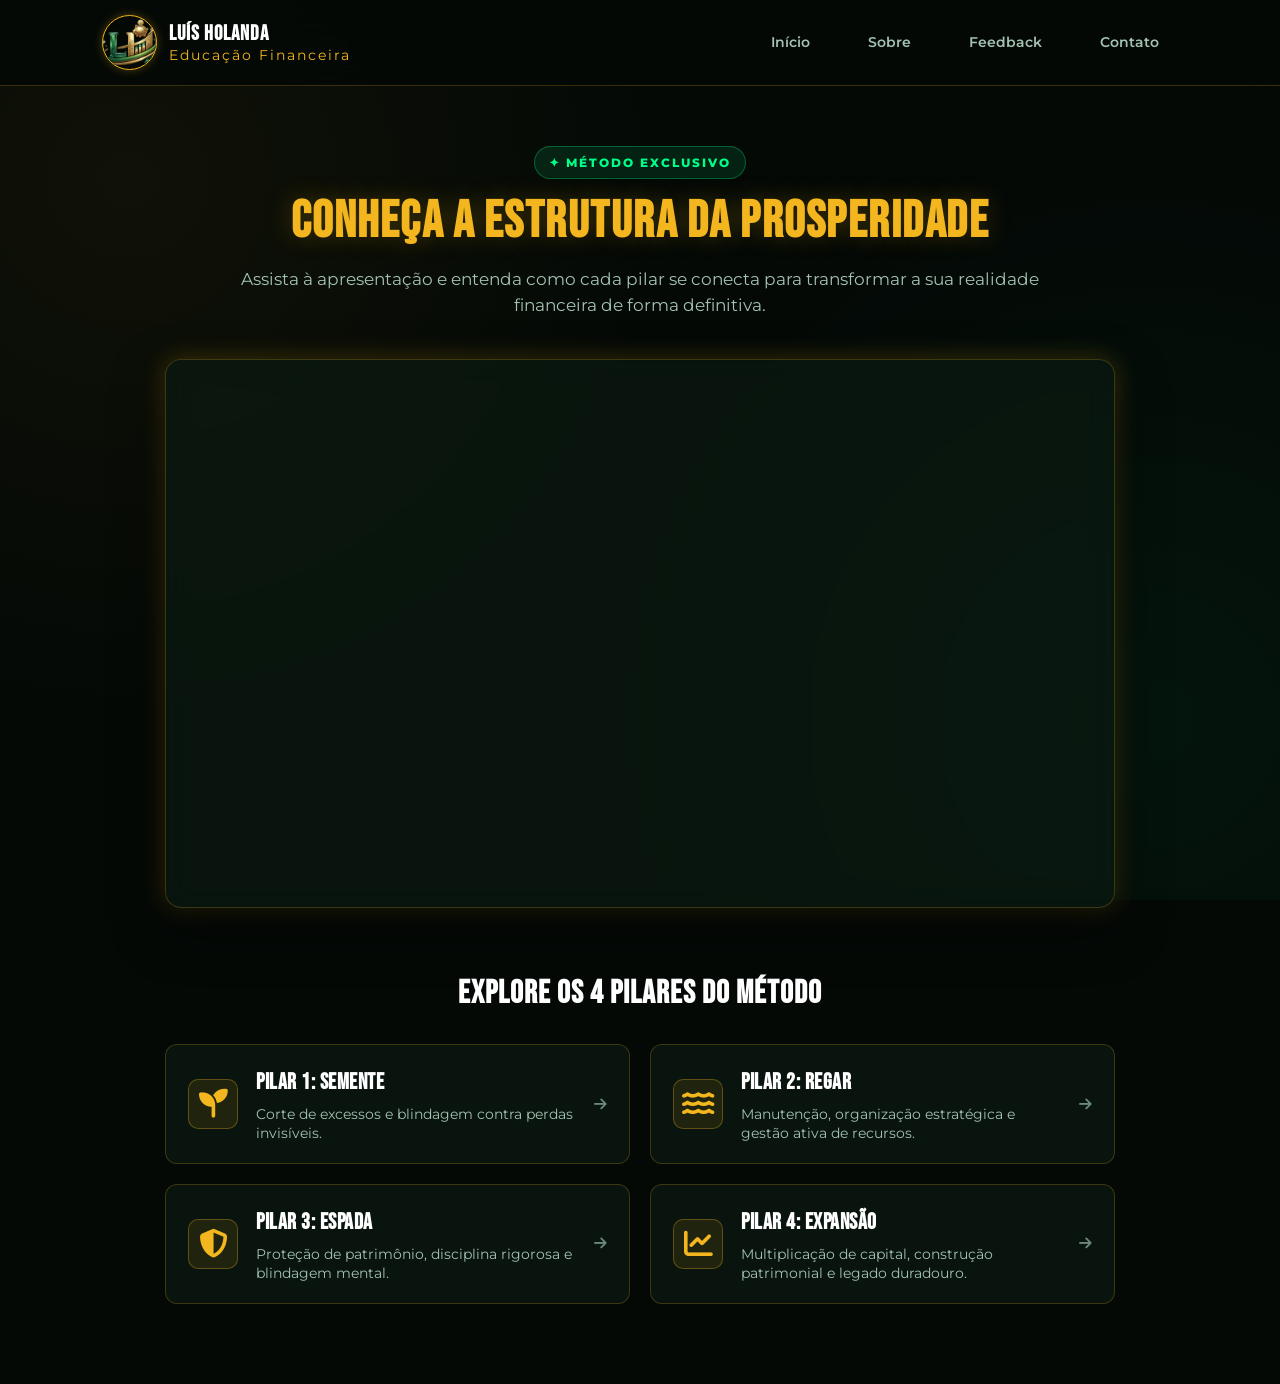
<file: apresentacao.html>
<!DOCTYPE html>
<html lang="pt-BR">

<head>
    <meta charset="UTF-8">
    <meta name="viewport" content="width=device-width, initial-scale=1.0">
    <link rel="preconnect" href="https://fonts.googleapis.com">
    <link rel="preconnect" href="https://fonts.gstatic.com" crossorigin>

    <link href="https://fonts.googleapis.com/css2?family=Bebas+Neue&family=Montserrat:ital,wght@0,100..900;1,100..900&display=swap"
        rel="stylesheet">
    <link rel="stylesheet" href="https://cdnjs.cloudflare.com/ajax/libs/font-awesome/6.6.0/css/all.min.css" />
    <link rel="icon" href="data:,">
    <link rel="stylesheet" href="style.css">

    <title>Apresentação do Método — Luís Holanda</title>
</head>

<body>

    <header class="cabecalho-principal">
        <div class="container-header">
            <!-- Logo / Brand na Esquerda (Foto + Texto) -->
            <a href="index.html" class="logo">
                <img src="logo-educador-financeiro.png" alt="Luís Holanda" class="foto-perfil-nav">
                <div class="texto-logo">
                    Luís Holanda <span>Educação Financeira</span>
                </div>
            </a>

            <!-- Botão Hambúrguer (Mobile) -->
            <button class="menu-hamburguer" id="btn-menu" aria-label="Abrir Menu">
                <i class="fa-solid fa-bars"></i>
            </button>

            <!-- Links de Navegação com efeito reluzente padronizado -->
            <nav class="nav-menu" id="nav-menu">
                <ul>
                    <li><a href="index.html" class="link-nav-efeito">Início</a></li>
                    <li><a href="sobre.html" class="link-nav-efeito">Sobre</a></li>
                    <li><a href="index.html#feedback" class="link-nav-efeito">Feedback</a></li>
                    <li><a href="index.html#contato" class="link-nav-efeito">Contato</a></li>
                </ul>
            </nav>
        </div>
    </header>

    <main class="secao-apresentacao-pagina">
        <div class="container-apresentacao-conteudo">
            
            <div class="texto-topo-apresentacao">
                <span class="tag-destaque">✦ MÉTODO EXCLUSIVO</span>
                <h1>CONHEÇA A ESTRUTURA DA PROSPERIDADE</h1>
                <p>Assista à apresentação e entenda como cada pilar se conecta para transformar a sua realidade financeira de forma definitiva.</p>
            </div>

            <!-- Vídeo de Apresentação Expansivo (Estilo Cinema) -->
            <div class="video-apresentacao-container">
                <div class="video-wrapper">
                    <iframe 
                        src="https://www.youtube-nocookie.com/embed/oihjrqYwKvw?si=jep2NDLyHkLzs1rm"
                        title="Vídeo de Apresentação - Luís Holanda" frameborder="0"
                        allow="accelerometer; autoplay; clipboard-write; encrypted-media; gyroscope; picture-in-picture"
                        allowfullscreen>
                    </iframe>
                </div>
            </div>

            <!-- Seção de Navegação Interativa para os 4 Pilares -->
            <div class="container-pilares-apresentacao">
                <h2>EXPLORE OS 4 PILARES DO MÉTODO</h2>
                
                <div class="grid-cards-pilares">
                    <!-- Pilar 1 -->
                    <a href="pilar1.html" class="card-pilar-apresentacao">
                        <div class="icone-card-apresentacao"><i class="fa-solid fa-seedling"></i></div>
                        <div class="info-card-apresentacao">
                            <h3>Pilar 1: Semente</h3>
                            <p>Corte de excessos e blindagem contra perdas invisíveis.</p>
                        </div>
                        <i class="fa-solid fa-arrow-right seta-card"></i>
                    </a>

                    <!-- Pilar 2 -->
                    <a href="pilar2.html" class="card-pilar-apresentacao">
                        <div class="icone-card-apresentacao"><i class="fa-solid fa-water"></i></div>
                        <div class="info-card-apresentacao">
                            <h3>Pilar 2: Regar</h3>
                            <p>Manutenção, organização estratégica e gestão ativa de recursos.</p>
                        </div>
                        <i class="fa-solid fa-arrow-right seta-card"></i>
                    </a>

                    <!-- Pilar 3 -->
                    <a href="pilar3.html" class="card-pilar-apresentacao">
                        <div class="icone-card-apresentacao"><i class="fa-solid fa-shield-halved"></i></div>
                        <div class="info-card-apresentacao">
                            <h3>Pilar 3: Espada</h3>
                            <p>Proteção de patrimônio, disciplina rigorosa e blindagem mental.</p>
                        </div>
                        <i class="fa-solid fa-arrow-right seta-card"></i>
                    </a>

                    <!-- Pilar 4 -->
                    <a href="pilar4.html" class="card-pilar-apresentacao">
                        <div class="icone-card-apresentacao"><i class="fa-solid fa-chart-line"></i></div>
                        <div class="info-card-apresentacao">
                            <h3>Pilar 4: Expansão</h3>
                            <p>Multiplicação de capital, construção patrimonial e legado duradouro.</p>
                        </div>
                        <i class="fa-solid fa-arrow-right seta-card"></i>
                    </a>
                </div>
            </div>

        </div>
    </main>

    <script>
        const btnMenu = document.getElementById('btn-menu');
        const navMenu = document.getElementById('nav-menu');

        if (btnMenu && navMenu) {
            btnMenu.addEventListener('click', () => {
                navMenu.classList.toggle('ativo');
            });

            const linksMenu = document.querySelectorAll('.nav-menu a');
            linksMenu.forEach(link => {
                link.addEventListener('click', () => {
                    navMenu.classList.remove('ativo');
                });
            });
        }
    </script>

</body>

</html>
</file>
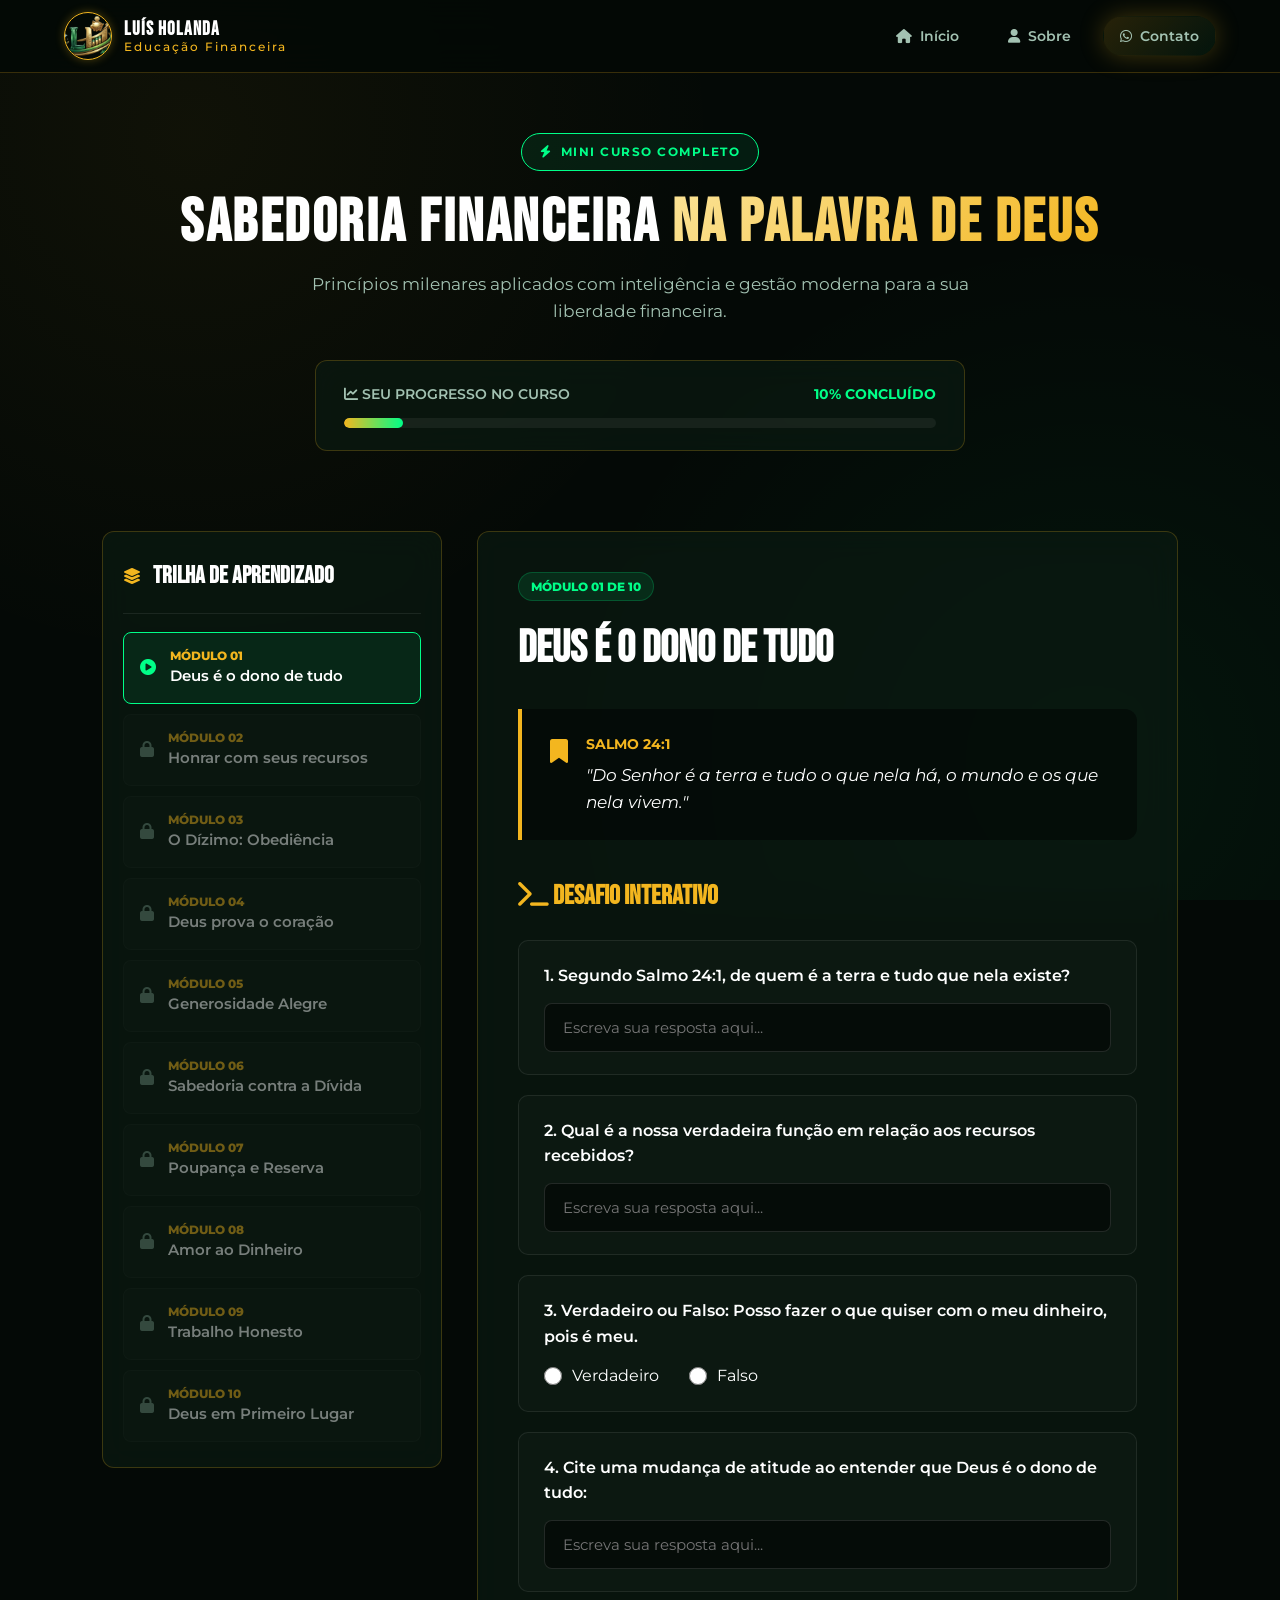
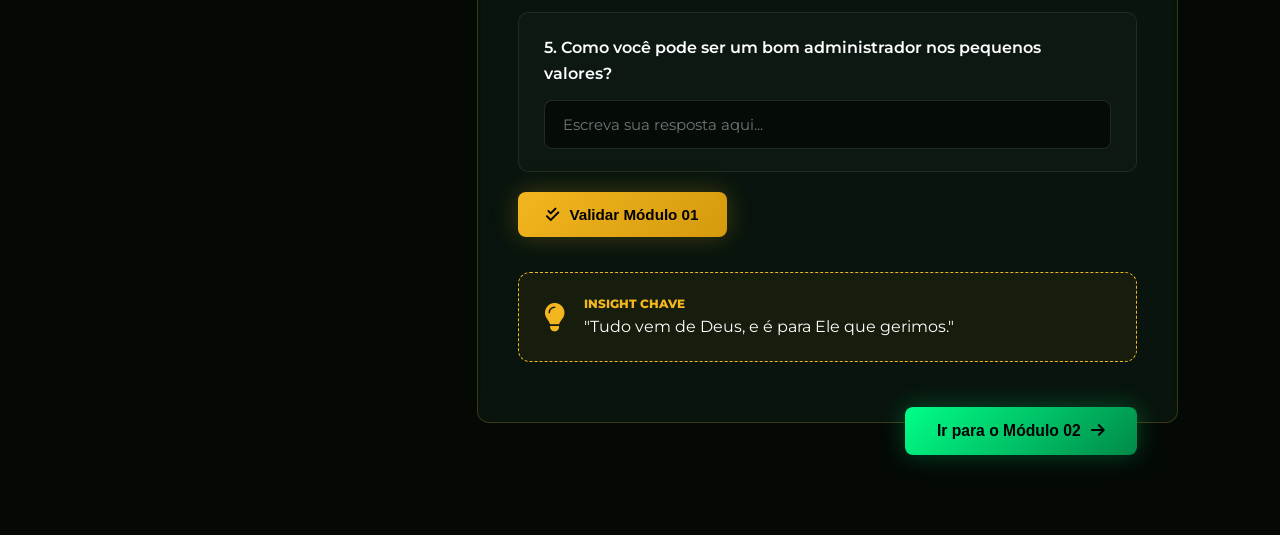
<file: curso.html>
<!DOCTYPE html>
<html lang="pt-BR">

<head>
    <meta charset="UTF-8">
    <meta name="viewport" content="width=device-width, initial-scale=1.0">
    <link rel="preconnect" href="https://fonts.googleapis.com">
    <link rel="preconnect" href="https://fonts.gstatic.com" crossorigin>
    <link href="https://fonts.googleapis.com/css2?family=Bebas+Neue&family=Montserrat:wght@300;400;500;600;700;800&display=swap" rel="stylesheet">
    <link rel="stylesheet" href="https://cdnjs.cloudflare.com/ajax/libs/font-awesome/6.6.0/css/all.min.css" />
    <link rel="stylesheet" href="style.css">
    <link rel="stylesheet" href="pilar1.css">
    <link rel="stylesheet" href="curso.css">
    <title>Plataforma EAD — Sabedoria Financeira</title>
</head>

<body>

    <!-- CABEÇALHO / NAVBAR PADRONIZADO -->
    <header class="cabecalho-principal">
        <div class="container-header">
            <!-- Logo / Brand na Esquerda (Foto + Texto) -->
            <a href="index.html" class="logo">
                <img src="logo-educador-financeiro.png" alt="Luís Holanda" class="foto-perfil-nav">
                <div class="texto-logo">
                    Luís Holanda <span>Educação Financeira</span>
                </div>
            </a>

            <!-- Botão Hambúrguer (Mobile) -->
            <button class="menu-hamburguer" id="btn-menu" aria-label="Abrir Menu">
                <i class="fa-solid fa-bars"></i>
            </button>

            <!-- Links de Navegação Padronizados -->
            <nav class="nav-menu" id="nav-menu">
                <ul>
                    <li><a href="index.html" class="link-nav-efeito"><i class="fa-solid fa-house"></i> Início</a></li>
                    <li><a href="sobre.html" class="link-nav-efeito"><i class="fa-solid fa-user"></i> Sobre</a></li>
                    <li><a href="https://wa.me/5585992826206" target="_blank" class="btn-contato-glow"><i class="fa-brands fa-whatsapp"></i> Contato</a></li>
                </ul>
            </nav>
        </div>
    </header>

    <!-- HERO DASHBOARD FUTURISTA -->
    <section class="curso-hero-futurista">
        <div class="glow-bg"></div>
        <div class="curso-hero-conteudo">
            <div class="badge-tech"><i class="fa-solid fa-bolt"></i> MINI CURSO COMPLETO</div>
            <h1>SABEDORIA FINANCEIRA <span>NA PALAVRA DE DEUS</span></h1>
            <p>Princípios milenares aplicados com inteligência e gestão moderna para a sua liberdade financeira.</p>

            <!-- BARRA DE PROGRESSO EAD -->
            <div class="card-progresso-ead">
                <div class="progresso-info">
                    <span><i class="fa-solid fa-chart-line"></i> SEU PROGRESSO NO CURSO</span>
                    <strong id="progresso-texto">10% CONCLUÍDO</strong>
                </div>
                <div class="barra-progresso-trilho">
                    <div class="barra-progresso-preenchimento" id="barra-progresso" style="width: 10%;"></div>
                </div>
            </div>
        </div>
    </section>

    <!-- ÁREA DA PLATAFORMA DE ENSINO -->
    <main class="plataforma-container">
        
        <!-- TRILHA LATERAL DE MÓDULOS -->
        <aside class="trilha-sidebar">
            <div class="sidebar-header">
                <i class="fa-solid fa-layer-group"></i>
                <h3>TRILHA DE APRENDIZADO</h3>
            </div>
            <ul id="lista-modulos">
                <li class="item-modulo-futurista ativo" onclick="mudarModulo(1)">
                    <div class="mod-status"><i class="fa-solid fa-circle-play"></i></div>
                    <div class="mod-detalhes">
                        <span class="num-mod">MÓDULO 01</span>
                        <span class="tit-mod">Deus é o dono de tudo</span>
                    </div>
                </li>
                <li class="item-modulo-futurista bloqueado" onclick="mudarModulo(2)">
                    <div class="mod-status"><i class="fa-solid fa-lock"></i></div>
                    <div class="mod-detalhes">
                        <span class="num-mod">MÓDULO 02</span>
                        <span class="tit-mod">Honrar com seus recursos</span>
                    </div>
                </li>
                <li class="item-modulo-futurista bloqueado" onclick="mudarModulo(3)">
                    <div class="mod-status"><i class="fa-solid fa-lock"></i></div>
                    <div class="mod-detalhes">
                        <span class="num-mod">MÓDULO 03</span>
                        <span class="tit-mod">O Dízimo: Obediência</span>
                    </div>
                </li>
                <li class="item-modulo-futurista bloqueado" onclick="mudarModulo(4)">
                    <div class="mod-status"><i class="fa-solid fa-lock"></i></div>
                    <div class="mod-detalhes">
                        <span class="num-mod">MÓDULO 04</span>
                        <span class="tit-mod">Deus prova o coração</span>
                    </div>
                </li>
                <li class="item-modulo-futurista bloqueado" onclick="mudarModulo(5)">
                    <div class="mod-status"><i class="fa-solid fa-lock"></i></div>
                    <div class="mod-detalhes">
                        <span class="num-mod">MÓDULO 05</span>
                        <span class="tit-mod">Generosidade Alegre</span>
                    </div>
                </li>
                <li class="item-modulo-futurista bloqueado" onclick="mudarModulo(6)">
                    <div class="mod-status"><i class="fa-solid fa-lock"></i></div>
                    <div class="mod-detalhes">
                        <span class="num-mod">MÓDULO 06</span>
                        <span class="tit-mod">Sabedoria contra a Dívida</span>
                    </div>
                </li>
                <li class="item-modulo-futurista bloqueado" onclick="mudarModulo(7)">
                    <div class="mod-status"><i class="fa-solid fa-lock"></i></div>
                    <div class="mod-detalhes">
                        <span class="num-mod">MÓDULO 07</span>
                        <span class="tit-mod">Poupança e Reserva</span>
                    </div>
                </li>
                <li class="item-modulo-futurista bloqueado" onclick="mudarModulo(8)">
                    <div class="mod-status"><i class="fa-solid fa-lock"></i></div>
                    <div class="mod-detalhes">
                        <span class="num-mod">MÓDULO 08</span>
                        <span class="tit-mod">Amor ao Dinheiro</span>
                    </div>
                </li>
                <li class="item-modulo-futurista bloqueado" onclick="mudarModulo(9)">
                    <div class="mod-status"><i class="fa-solid fa-lock"></i></div>
                    <div class="mod-detalhes">
                        <span class="num-mod">MÓDULO 09</span>
                        <span class="tit-mod">Trabalho Honesto</span>
                    </div>
                </li>
                <li class="item-modulo-futurista bloqueado" onclick="mudarModulo(10)">
                    <div class="mod-status"><i class="fa-solid fa-lock"></i></div>
                    <div class="mod-detalhes">
                        <span class="num-mod">MÓDULO 10</span>
                        <span class="tit-mod">Deus em Primeiro Lugar</span>
                    </div>
                </li>
            </ul>
        </aside>

        <!-- ÁREA DO CONTEÚDO ATIVO -->
        <section class="conteudo-principal-ead">

            <!-- MÓDULO 1 -->
            <article class="painel-modulo-futurista ativo" id="modulo-1">
                <div class="modulo-header-tech">
                    <span class="tag-modulo-num">MÓDULO 01 DE 10</span>
                    <h2>DEUS É O DONO DE TUDO</h2>
                    
                    <div class="card-versiculo-futurista">
                        <div class="icone-versiculo"><i class="fa-solid fa-bookmark"></i></div>
                        <div class="texto-versiculo">
                            <strong>SALMO 24:1</strong>
                            <p>"Do Senhor é a terra e tudo o que nela há, o mundo e os que nela vivem."</p>
                        </div>
                    </div>
                </div>

                <div class="exercicios-bloco-futurista" id="quiz-mod-1">
                    <h3><i class="fa-solid fa-terminal"></i> DESAFIO INTERATIVO</h3>
                    
                    <div class="pergunta-card-tech" data-resposta="deus,senhor" data-gabarito-oficial="Deus (O Senhor)">
                        <p class="pergunta-titulo">1. Segundo Salmo 24:1, de quem é a terra e tudo que nela existe?</p>
                        <input type="text" class="input-tech" placeholder="Escreva sua resposta aqui...">
                    </div>

                    <div class="pergunta-card-tech" data-resposta="administrador,administradores,gestor,gerir" data-gabarito-oficial="Administradores (Gerir com responsabilidade)">
                        <p class="pergunta-titulo">2. Qual é a nossa verdadeira função em relação aos recursos recebidos?</p>
                        <input type="text" class="input-tech" placeholder="Escreva sua resposta aqui...">
                    </div>

                    <div class="pergunta-card-tech" data-resposta="falso" data-gabarito-oficial="Falso (Tudo pertence a Deus)">
                        <p class="pergunta-titulo">3. Verdadeiro ou Falso: Posso fazer o que quiser com o meu dinheiro, pois é meu.</p>
                        <div class="opcoes-radio-tech">
                            <label><input type="radio" name="q3_mod1" value="verdadeiro"> <span>Verdadeiro</span></label>
                            <label><input type="radio" name="q3_mod1" value="falso"> <span>Falso</span></label>
                        </div>
                    </div>

                    <div class="pergunta-card-tech" data-resposta="sabedoria,honrar,economizar,poupar,cuidado" data-gabarito-oficial="Usar com sabedoria e sem excessos">
                        <p class="pergunta-titulo">4. Cite uma mudança de atitude ao entender que Deus é o dono de tudo:</p>
                        <input type="text" class="input-tech" placeholder="Escreva sua resposta aqui...">
                    </div>

                    <div class="pergunta-card-tech" data-resposta="poupar,honesto,contas,desperdiçar,planejar" data-gabarito-oficial="Poupar, pagar contas em dia e ser honesto">
                        <p class="pergunta-titulo">5. Como você pode ser um bom administrador nos pequenos valores?</p>
                        <input type="text" class="input-tech" placeholder="Escreva sua resposta aqui...">
                    </div>

                    <button class="btn-corrigir-tech" onclick="corrigirQuiz(1)"><i class="fa-solid fa-check-double"></i> Validar Módulo 01</button>
                    <div class="resultado-quiz-tech" id="resultado-1" style="display:none;"></div>
                </div>

                <div class="flashcard-estudo">
                    <i class="fa-solid fa-lightbulb"></i>
                    <div>
                        <span class="flashcard-label">INSIGHT CHAVE</span>
                        <p>"Tudo vem de Deus, e é para Ele que gerimos."</p>
                    </div>
                </div>

                <button class="btn-proximo-tech" onclick="mudarModulo(2)">Ir para o Módulo 02 <i class="fa-solid fa-arrow-right"></i></button>
            </article>

            <!-- MÓDULO 2 -->
            <article class="painel-modulo-futurista" id="modulo-2" style="display: none;">
                <div class="modulo-header-tech">
                    <span class="tag-modulo-num">MÓDULO 02 DE 10</span>
                    <h2>HONRAR A DEUS COM SEUS RECURSOS</h2>
                    
                    <div class="card-versiculo-futurista">
                        <div class="icone-versiculo"><i class="fa-solid fa-bookmark"></i></div>
                        <div class="texto-versiculo">
                            <strong>PROVÉRBIOS 3:9</strong>
                            <p>"Honra ao Senhor com os teus bens e com as primícias de toda a tua renda."</p>
                        </div>
                    </div>
                </div>

                <div class="exercicios-bloco-futurista" id="quiz-mod-2">
                    <h3><i class="fa-solid fa-terminal"></i> DESAFIO INTERATIVO</h3>
                    
                    <div class="pergunta-card-tech" data-resposta="honrar,bens,primicias" data-gabarito-oficial="Honrar com os bens e com as primícias">
                        <p class="pergunta-titulo">1. Qual é o mandamento de Provérbios 3:9?</p>
                        <input type="text" class="input-tech" placeholder="Escreva sua resposta aqui...">
                    </div>

                    <div class="pergunta-card-tech" data-resposta="primeiro,melhor" data-gabarito-oficial="Dar o primeiro e o melhor">
                        <p class="pergunta-titulo">2. O que significa dar as primícias?</p>
                        <input type="text" class="input-tech" placeholder="Escreva sua resposta aqui...">
                    </div>

                    <div class="pergunta-card-tech" data-resposta="falso" data-gabarito-oficial="Falso (Deus vem em primeiro lugar)">
                        <p class="pergunta-titulo">3. Verdadeiro ou Falso: Dou a Deus o que sobrar depois de pagar as contas.</p>
                        <div class="opcoes-radio-tech">
                            <label><input type="radio" name="q3_mod2" value="verdadeiro"> <span>Verdadeiro</span></label>
                            <label><input type="radio" name="q3_mod2" value="falso"> <span>Falso</span></label>
                        </div>
                    </div>

                    <div class="pergunta-card-tech" data-resposta="bens,primicias" data-gabarito-oficial="Com os bens e com as primícias">
                        <p class="pergunta-titulo">4. Quais são os dois caminhos que Provérbios 3:9 indica para honrarmos a Deus?</p>
                        <input type="text" class="input-tech" placeholder="Escreva sua resposta aqui...">
                    </div>

                    <div class="pergunta-card-tech" data-resposta="dizimo,oferta,primeiro" data-gabarito-oficial="Entregando o dízimo e a oferta primeiro">
                        <p class="pergunta-titulo">5. Como podemos aplicar esse versículo no nosso dia a dia?</p>
                        <input type="text" class="input-tech" placeholder="Escreva sua resposta aqui...">
                    </div>

                    <button class="btn-corrigir-tech" onclick="corrigirQuiz(2)"><i class="fa-solid fa-check-double"></i> Validar Módulo 02</button>
                    <div class="resultado-quiz-tech" id="resultado-2" style="display:none;"></div>
                </div>

                <div class="flashcard-estudo">
                    <i class="fa-solid fa-lightbulb"></i>
                    <div>
                        <span class="flashcard-label">INSIGHT CHAVE</span>
                        <p>"Honre a Deus com o primeiro, não com o resto."</p>
                    </div>
                </div>

                <button class="btn-proximo-tech" onclick="mudarModulo(3)">Ir para o Módulo 03 <i class="fa-solid fa-arrow-right"></i></button>
            </article>

            <!-- MÓDULO 3 -->
            <article class="painel-modulo-futurista" id="modulo-3" style="display: none;">
                <div class="modulo-header-tech">
                    <span class="tag-modulo-num">MÓDULO 03 DE 10</span>
                    <h2>O DÍZIMO: RECONHECIMENTO E OBEDIÊNCIA</h2>
                    <div class="card-versiculo-futurista">
                        <div class="icone-versiculo"><i class="fa-solid fa-bookmark"></i></div>
                        <div class="texto-versiculo">
                            <strong>LEVÍTICO 27:30</strong>
                            <p>"Todos os dízimos da terra pertencem ao Senhor; são santos ao Senhor."</p>
                        </div>
                    </div>
                </div>
                <div class="exercicios-bloco-futurista" id="quiz-mod-3">
                    <h3><i class="fa-solid fa-terminal"></i> DESAFIO INTERATIVO</h3>
                    <div class="pergunta-card-tech" data-resposta="10%,10,dez" data-gabarito-oficial="10% da renda">
                        <p class="pergunta-titulo">1. Que porcentagem da renda é considerada dízimo segundo a Palavra?</p>
                        <input type="text" class="input-tech" placeholder="Escreva sua resposta aqui...">
                    </div>
                    <div class="pergunta-card-tech" data-resposta="senhor,deus" data-gabarito-oficial="Pertence ao Senhor">
                        <p class="pergunta-titulo">2. Segundo Levítico 27:30, o dízimo é de quem?</p>
                        <input type="text" class="input-tech" placeholder="Escreva sua resposta aqui...">
                    </div>
                    <div class="pergunta-card-tech" data-resposta="obediencia,voluntaria,generosidade" data-gabarito-oficial="Dízimo é obediência; oferta é generosidade voluntária">
                        <p class="pergunta-titulo">3. Qual é a diferença entre dízimo e oferta?</p>
                        <input type="text" class="input-tech" placeholder="Escreva sua resposta aqui...">
                    </div>
                    <div class="pergunta-card-tech" data-resposta="falso" data-gabarito-oficial="Falso (Deus olha a intenção do coração)">
                        <p class="pergunta-titulo">4. Verdadeiro ou Falso: Quem não dizima não pode ser abençoado.</p>
                        <div class="opcoes-radio-tech">
                            <label><input type="radio" name="q4_mod3" value="verdadeiro"> <span>Verdadeiro</span></label>
                            <label><input type="radio" name="q4_mod3" value="falso"> <span>Falso</span></label>
                        </div>
                    </div>
                    <div class="pergunta-card-tech" data-resposta="fe,gratidao,alegria" data-gabarito-oficial="Coração cheio de fé, gratidão e alegria">
                        <p class="pergunta-titulo">5. Qual coração devemos ter ao entregar o dízimo?</p>
                        <input type="text" class="input-tech" placeholder="Escreva sua resposta aqui...">
                    </div>
                    <button class="btn-corrigir-tech" onclick="corrigirQuiz(3)"><i class="fa-solid fa-check-double"></i> Validar Módulo 03</button>
                    <div class="resultado-quiz-tech" id="resultado-3" style="display:none;"></div>
                </div>
                <div class="flashcard-estudo">
                    <i class="fa-solid fa-lightbulb"></i>
                    <div>
                        <span class="flashcard-label">INSIGHT CHAVE</span>
                        <p>"O dízimo é reconhecer: Deus é a fonte de tudo."</p>
                    </div>
                </div>
                <button class="btn-proximo-tech" onclick="mudarModulo(4)">Ir para o Módulo 04 <i class="fa-solid fa-arrow-right"></i></button>
            </article>

            <!-- MÓDULO 4 -->
            <article class="painel-modulo-futurista" id="modulo-4" style="display: none;">
                <div class="modulo-header-tech">
                    <span class="tag-modulo-num">MÓDULO 04 DE 10</span>
                    <h2>DEUS PROVA O CORAÇÃO NO DAR</h2>
                    <div class="card-versiculo-futurista">
                        <div class="icone-versiculo"><i class="fa-solid fa-bookmark"></i></div>
                        <div class="texto-versiculo">
                            <strong>MALAQUIAS 3:10</strong>
                            <p>"Tragam todos os dízimos... Provai-me agora nisto, diz o Senhor, se eu não vos abrir as janelas do céu."</p>
                        </div>
                    </div>
                </div>
                <div class="exercicios-bloco-futurista" id="quiz-mod-4">
                    <h3><i class="fa-solid fa-terminal"></i> DESAFIO INTERATIVO</h3>
                    <div class="pergunta-card-tech" data-resposta="provai-me,provai,dizimos" data-gabarito-oficial="'Provai-me agora nisto'">
                        <p class="pergunta-titulo">1. Qual é o desafio que Deus faz em Malaquias 3:10?</p>
                        <input type="text" class="input-tech" placeholder="Escreva sua resposta aqui...">
                    </div>
                    <div class="pergunta-card-tech" data-resposta="fiel,dizimo,obedecer" data-gabarito-oficial="Ser fiel e obedecer à Palavra">
                        <p class="pergunta-titulo">2. O que precisamos fazer para que Deus abra as janelas do céu?</p>
                        <input type="text" class="input-tech" placeholder="Escreva sua resposta aqui...">
                    </div>
                    <div class="pergunta-card-tech" data-resposta="falso" data-gabarito-oficial="Falso (Nossa fidelidade aciona a promessa)">
                        <p class="pergunta-titulo">3. Verdadeiro ou Falso: Deus promete abençoar sem que precisemos fazer nossa parte.</p>
                        <div class="opcoes-radio-tech">
                            <label><input type="radio" name="q3_mod4" value="verdadeiro"> <span>Verdadeiro</span></label>
                            <label><input type="radio" name="q3_mod4" value="falso"> <span>Falso</span></label>
                        </div>
                    </div>
                    <div class="pergunta-card-tech" data-resposta="transborda,fartura,abundancia" data-gabarito-oficial="Bênção abundante que transborda">
                        <p class="pergunta-titulo">4. O que significa 'não haver lugar suficiente para receber a bênção'?</p>
                        <input type="text" class="input-tech" placeholder="Escreva sua resposta aqui...">
                    </div>
                    <div class="pergunta-card-tech" data-resposta="tesouro,coracao,confiamos" data-gabarito-oficial="Onde está o tesouro, está o coração">
                        <p class="pergunta-titulo">5. Por que Deus escolheu as finanças para provar nosso coração?</p>
                        <input type="text" class="input-tech" placeholder="Escreva sua resposta aqui...">
                    </div>
                    <button class="btn-corrigir-tech" onclick="corrigirQuiz(4)"><i class="fa-solid fa-check-double"></i> Validar Módulo 04</button>
                    <div class="resultado-quiz-tech" id="resultado-4" style="display:none;"></div>
                </div>
                <div class="flashcard-estudo">
                    <i class="fa-solid fa-lightbulb"></i>
                    <div>
                        <span class="flashcard-label">INSIGHT CHAVE</span>
                        <p>"Seja fiel no pouco, e Deus te confiará muito."</p>
                    </div>
                </div>
                <button class="btn-proximo-tech" onclick="mudarModulo(5)">Ir para o Módulo 05 <i class="fa-solid fa-arrow-right"></i></button>
            </article>

            <!-- MÓDULO 5 -->
            <article class="painel-modulo-futurista" id="modulo-5" style="display: none;">
                <div class="modulo-header-tech">
                    <span class="tag-modulo-num">MÓDULO 05 DE 10</span>
                    <h2>GENEROSIDADE E OFERTAS ALEGRES</h2>
                    <div class="card-versiculo-futurista">
                        <div class="icone-versiculo"><i class="fa-solid fa-bookmark"></i></div>
                        <div class="texto-versiculo">
                            <strong>2 CORÍNTIOS 9:7</strong>
                            <p>"Cada um dê conforme determinou em seu coração... pois Deus ama quem dá com alegria."</p>
                        </div>
                    </div>
                </div>
                <div class="exercicios-bloco-futurista" id="quiz-mod-5">
                    <h3><i class="fa-solid fa-terminal"></i> DESAFIO INTERATIVO</h3>
                    <div class="pergunta-card-tech" data-resposta="coracao,alegria,voluntario" data-gabarito-oficial="Segundo proposto no coração, sem tristeza">
                        <p class="pergunta-titulo">1. Como devemos dar, segundo 2 Coríntios 9:7?</p>
                        <input type="text" class="input-tech" placeholder="Escreva sua resposta aqui...">
                    </div>
                    <div class="pergunta-card-tech" data-resposta="alegria,alegremente" data-gabarito-oficial="Quem dá com alegria">
                        <p class="pergunta-titulo">2. Deus ama quem dá de que forma?</p>
                        <input type="text" class="input-tech" placeholder="Escreva sua resposta aqui...">
                    </div>
                    <div class="pergunta-card-tech" data-resposta="falso" data-gabarito-oficial="Falso (Damos por amor e gratidão, não troca comercial)">
                        <p class="pergunta-titulo">3. Verdadeiro ou Falso: Quanto mais damos, mais Deus nos deve.</p>
                        <div class="opcoes-radio-tech">
                            <label><input type="radio" name="q3_mod5" value="verdadeiro"> <span>Verdadeiro</span></label>
                            <label><input type="radio" name="q3_mod5" value="falso"> <span>Falso</span></label>
                        </div>
                    </div>
                    <div class="pergunta-card-tech" data-resposta="amor,atitude,coracao" data-gabarito-oficial="Deus olha a atitude voluntária do coração">
                        <p class="pergunta-titulo">4. Por que não devemos dar com tristeza ou por obrigação?</p>
                        <input type="text" class="input-tech" placeholder="Escreva sua resposta aqui...">
                    </div>
                    <div class="pergunta-card-tech" data-resposta="sim,viuva,coracao" data-gabarito-oficial="Sim, a generosidade é a disposição do coração">
                        <p class="pergunta-titulo">5. Uma pessoa com pouco dinheiro pode ser generosa? Explique:</p>
                        <input type="text" class="input-tech" placeholder="Escreva sua resposta aqui...">
                    </div>
                    <button class="btn-corrigir-tech" onclick="corrigirQuiz(5)"><i class="fa-solid fa-check-double"></i> Validar Módulo 05</button>
                    <div class="resultado-quiz-tech" id="resultado-5" style="display:none;"></div>
                </div>
                <div class="flashcard-estudo">
                    <i class="fa-solid fa-lightbulb"></i>
                    <div>
                        <span class="flashcard-label">INSIGHT CHAVE</span>
                        <p>"Deus ama a quem dá com alegria."</p>
                    </div>
                </div>
                <button class="btn-proximo-tech" onclick="mudarModulo(6)">Ir para o Módulo 06 <i class="fa-solid fa-arrow-right"></i></button>
            </article>

            <!-- MÓDULO 6 -->
            <article class="painel-modulo-futurista" id="modulo-6" style="display: none;">
                <div class="modulo-header-tech">
                    <span class="tag-modulo-num">MÓDULO 06 DE 10</span>
                    <h2>SABEDORIA CONTRA A DÍVIDA</h2>
                    <div class="card-versiculo-futurista">
                        <div class="icone-versiculo"><i class="fa-solid fa-bookmark"></i></div>
                        <div class="texto-versiculo">
                            <strong>PROVÉRBIOS 22:7</strong>
                            <p>"O rico domina sobre o pobre, e o que toma emprestado é servo do que empresta."</p>
                        </div>
                    </div>
                </div>
                <div class="exercicios-bloco-futurista" id="quiz-mod-6">
                    <h3><i class="fa-solid fa-terminal"></i> DESAFIO INTERATIVO</h3>
                    <div class="pergunta-card-tech" data-resposta="servo,escravo" data-gabarito-oficial="Servo">
                        <p class="pergunta-titulo">1. Complete: 'O rico domina sobre o pobre, e o que toma emprestado é ______ do que empresta.'</p>
                        <input type="text" class="input-tech" placeholder="Escreva sua resposta aqui...">
                    </div>
                    <div class="pergunta-card-tech" data-resposta="liberdade,sujeicao,escravidao" data-gabarito-oficial="Perda de liberdade e sujeição">
                        <p class="pergunta-titulo">2. Quais são os dois perigos das dívidas citados no versículo?</p>
                        <input type="text" class="input-tech" placeholder="Escreva sua resposta aqui...">
                    </div>
                    <div class="pergunta-card-tech" data-resposta="falso" data-gabarito-oficial="Falso (Exige extremo planejamento)">
                        <p class="pergunta-titulo">3. Verdadeiro ou Falso: Comprar no cartão de crédito é sempre a melhor opção.</p>
                        <div class="opcoes-radio-tech">
                            <label><input type="radio" name="q3_mod6" value="verdadeiro"> <span>Verdadeiro</span></label>
                            <label><input type="radio" name="q3_mod6" value="falso"> <span>Falso</span></label>
                        </div>
                    </div>
                    <div class="pergunta-card-tech" data-resposta="esperar,poupar,guardar" data-gabarito-oficial="Esperar, poupar primeiro e planejar">
                        <p class="pergunta-titulo">4. O que você faria se precisasse de algo, mas não tivesse dinheiro no momento?</p>
                        <input type="text" class="input-tech" placeholder="Escreva sua resposta aqui...">
                    </div>
                    <div class="pergunta-card-tech" data-resposta="orcamento,reserva,abaixo" data-gabarito-oficial="Orçamento mensal e reserva estratégica">
                        <p class="pergunta-titulo">5. Cite uma estratégia para evitar contrair dívidas desnecessárias:</p>
                        <input type="text" class="input-tech" placeholder="Escreva sua resposta aqui...">
                    </div>
                    <button class="btn-corrigir-tech" onclick="corrigirQuiz(6)"><i class="fa-solid fa-check-double"></i> Validar Módulo 06</button>
                    <div class="resultado-quiz-tech" id="resultado-6" style="display:none;"></div>
                </div>
                <div class="flashcard-estudo">
                    <i class="fa-solid fa-lightbulb"></i>
                    <div>
                        <span class="flashcard-label">INSIGHT CHAVE</span>
                        <p>"Liberdade financeira = viver sem dever."</p>
                    </div>
                </div>
                <button class="btn-proximo-tech" onclick="mudarModulo(7)">Ir para o Módulo 07 <i class="fa-solid fa-arrow-right"></i></button>
            </article>

            <!-- MÓDULO 7 -->
            <article class="painel-modulo-futurista" id="modulo-7" style="display: none;">
                <div class="modulo-header-tech">
                    <span class="tag-modulo-num">MÓDULO 07 DE 10</span>
                    <h2>O VALOR DA POUPANÇA E DA RESERVA</h2>
                    <div class="card-versiculo-futurista">
                        <div class="icone-versiculo"><i class="fa-solid fa-bookmark"></i></div>
                        <div class="texto-versiculo">
                            <strong>PROVÉRBIOS 10:5</strong>
                            <p>"O que ajunta no verão é filho prudente, mas o que dorme na sega é filho que envergonha."</p>
                        </div>
                    </div>
                </div>
                <div class="exercicios-bloco-futurista" id="quiz-mod-7">
                    <h3><i class="fa-solid fa-terminal"></i> DESAFIO INTERATIVO</h3>
                    <div class="pergunta-card-tech" data-resposta="verao,juntam,fartura" data-gabarito-oficial="Os que juntam na época de fartura">
                        <p class="pergunta-titulo">1. Quem são os filhos prudentes segundo Provérbios 10:5?</p>
                        <input type="text" class="input-tech" placeholder="Escreva sua resposta aqui...">
                    </div>
                    <div class="pergunta-card-tech" data-resposta="escassez,imprevistos,futuro" data-gabarito-oficial="Para se preparar contra os dias de escassez">
                        <p class="pergunta-titulo">2. Por que devemos poupar mesmo quando não precisamos?</p>
                        <input type="text" class="input-tech" placeholder="Escreva sua resposta aqui...">
                    </div>
                    <div class="pergunta-card-tech" data-resposta="falso" data-gabarito-oficial="Falso (Poupar é sabedoria ensinada por Deus)">
                        <p class="pergunta-titulo">3. Verdadeiro ou Falso: Não preciso poupar porque Deus vai cuidar de mim.</p>
                        <div class="opcoes-radio-tech">
                            <label><input type="radio" name="q3_mod7" value="verdadeiro"> <span>Verdadeiro</span></label>
                            <label><input type="radio" name="q3_mod7" value="falso"> <span>Falso</span></label>
                        </div>
                    </div>
                    <div class="pergunta-card-tech" data-resposta="imprevistos,emergencia,meses" data-gabarito-oficial="Valor equivalente a 3 a 6 meses de despesas para emergências">
                        <p class="pergunta-titulo">4. O que é uma reserva de emergência e para que serve?</p>
                        <input type="text" class="input-tech" placeholder="Escreva sua resposta aqui...">
                    </div>
                    <div class="pergunta-card-tech" data-resposta="guardar,separar,percentual" data-gabarito-oficial="Separar um valor fixo assim que receber">
                        <p class="pergunta-titulo">5. Qual é o primeiro passo para começar a juntar dinheiro?</p>
                        <input type="text" class="input-tech" placeholder="Escreva sua resposta aqui...">
                    </div>
                    <button class="btn-corrigir-tech" onclick="corrigirQuiz(7)"><i class="fa-solid fa-check-double"></i> Validar Módulo 07</button>
                    <div class="resultado-quiz-tech" id="resultado-7" style="display:none;"></div>
                </div>
                <div class="flashcard-estudo">
                    <i class="fa-solid fa-lightbulb"></i>
                    <div>
                        <span class="flashcard-label">INSIGHT CHAVE</span>
                        <p>"Poupar é fé em ação e sabedoria hoje."</p>
                    </div>
                </div>
                <button class="btn-proximo-tech" onclick="mudarModulo(8)">Ir para o Módulo 08 <i class="fa-solid fa-arrow-right"></i></button>
            </article>

            <!-- MÓDULO 8 -->
            <article class="painel-modulo-futurista" id="modulo-8" style="display: none;">
                <div class="modulo-header-tech">
                    <span class="tag-modulo-num">MÓDULO 08 DE 10</span>
                    <h2>CUIDADO COM O AMOR AO DINHEIRO</h2>
                    <div class="card-versiculo-futurista">
                        <div class="icone-versiculo"><i class="fa-solid fa-bookmark"></i></div>
                        <div class="texto-versiculo">
                            <strong>1 TIMÓTEO 6:10</strong>
                            <p>"Pois o amor ao dinheiro é a raiz de todos os males. Algumas pessoas desviaram-se da fé por cobiça."</p>
                        </div>
                    </div>
                </div>
                <div class="exercicios-bloco-futurista" id="quiz-mod-8">
                    <h3><i class="fa-solid fa-terminal"></i> DESAFIO INTERATIVO</h3>
                    <div class="pergunta-card-tech" data-resposta="amor,cobiça" data-gabarito-oficial="O amor ao dinheiro">
                        <p class="pergunta-titulo">1. O que é raiz de todos os males, segundo 1 Timóteo 6:10?</p>
                        <input type="text" class="input-tech" placeholder="Escreva sua resposta aqui...">
                    </div>
                    <div class="pergunta-card-tech" data-resposta="falso" data-gabarito-oficial="Falso (O dinheiro é neutro, o erro é a idolatria)">
                        <p class="pergunta-titulo">2. Verdadeiro ou Falso: Ter dinheiro é pecado.</p>
                        <div class="opcoes-radio-tech">
                            <label><input type="radio" name="q2_mod8" value="verdadeiro"> <span>Verdadeiro</span></label>
                            <label><input type="radio" name="q2_mod8" value="falso"> <span>Falso</span></label>
                        </div>
                    </div>
                    <div class="pergunta-card-tech" data-resposta="desvio,ansiedade,dores" data-gabarito-oficial="Desvio da fé, ansiedade e destruição familiar">
                        <p class="pergunta-titulo">3. Quais são as consequências de colocar o dinheiro em primeiro lugar?</p>
                        <input type="text" class="input-tech" placeholder="Escreva sua resposta aqui...">
                    </div>
                    <div class="pergunta-card-tech" data-resposta="ferramenta,serviço,ajudar" data-gabarito-oficial="Tratando-o como ferramenta de serviço">
                        <p class="pergunta-titulo">4. Como usar o dinheiro sem deixar que ele passe a dominar você?</p>
                        <input type="text" class="input-tech" placeholder="Escreva sua resposta aqui...">
                    </div>
                    <div class="pergunta-card-tech" data-resposta="administrador,gestor" data-gabarito-oficial="Administrador (Gestor dos recursos de Deus)">
                        <p class="pergunta-titulo">5. Qual deve ser a nossa relação com o dinheiro: dono ou administrador?</p>
                        <input type="text" class="input-tech" placeholder="Escreva sua resposta aqui...">
                    </div>
                    <button class="btn-corrigir-tech" onclick="corrigirQuiz(8)"><i class="fa-solid fa-check-double"></i> Validar Módulo 08</button>
                    <div class="resultado-quiz-tech" id="resultado-8" style="display:none;"></div>
                </div>
                <div class="flashcard-estudo">
                    <i class="fa-solid fa-lightbulb"></i>
                    <div>
                        <span class="flashcard-label">INSIGHT CHAVE</span>
                        <p>"Dinheiro é ferramenta, não senhor."</p>
                    </div>
                </div>
                <button class="btn-proximo-tech" onclick="mudarModulo(9)">Ir para o Módulo 09 <i class="fa-solid fa-arrow-right"></i></button>
            </article>

            <!-- MÓDULO 9 -->
            <article class="painel-modulo-futurista" id="modulo-9" style="display: none;">
                <div class="modulo-header-tech">
                    <span class="tag-modulo-num">MÓDULO 09 DE 10</span>
                    <h2>TRABALHO HONESTO E ESFORÇO</h2>
                    <div class="card-versiculo-futurista">
                        <div class="icone-versiculo"><i class="fa-solid fa-bookmark"></i></div>
                        <div class="texto-versiculo">
                            <strong>PROVÉRBIOS 28:20</strong>
                            <p>"O homem fiel será ricamente abençoado, mas quem tenta enriquecer depressa não ficará sem punição."</p>
                        </div>
                    </div>
                </div>
                <div class="exercicios-bloco-futurista" id="quiz-mod-9">
                    <h3><i class="fa-solid fa-terminal"></i> DESAFIO INTERATIVO</h3>
                    <div class="pergunta-card-tech" data-resposta="puniçao,culpa" data-gabarito-oficial="Não ficará sem culpa ou punição">
                        <p class="pergunta-titulo">1. O que diz Provérbios 28:20 sobre quem quer enriquecer depressa?</p>
                        <input type="text" class="input-tech" placeholder="Escreva sua resposta aqui...">
                    </div>
                    <div class="pergunta-card-tech" data-resposta="armadilha,cilada,risco" data-gabarito-oficial="São atalhos perigosos que destroem o patrimônio">
                        <p class="pergunta-titulo">2. Por que devemos evitar promessas de dinheiro fácil e rápido?</p>
                        <input type="text" class="input-tech" placeholder="Escreva sua resposta aqui...">
                    </div>
                    <div class="pergunta-card-tech" data-resposta="falso" data-gabarito-oficial="Falso (O trabalho é digno e honroso)">
                        <p class="pergunta-titulo">3. Verdadeiro ou Falso: O trabalho é uma maldição e devemos evitar.</p>
                        <div class="opcoes-radio-tech">
                            <label><input type="radio" name="q3_mod9" value="verdadeiro"> <span>Verdadeiro</span></label>
                            <label><input type="radio" name="q3_mod9" value="falso"> <span>Falso</span></label>
                        </div>
                    </div>
                    <div class="pergunta-card-tech" data-resposta="aprova,honra,abençoa" data-gabarito-oficial="Ele aprova e abençoa o esforço honesto">
                        <p class="pergunta-titulo">4. Como Deus vê quem faz as coisas com excelência e honestidade?</p>
                        <input type="text" class="input-tech" placeholder="Escreva sua resposta aqui...">
                    </div>
                    <div class="pergunta-card-tech" data-resposta="etica,carater,esforço" data-gabarito-oficial="Ambição cresce com ética; ganância sacrifica valores">
                        <p class="pergunta-titulo">5. Qual é a diferença entre ambição e querer ganhar dinheiro de qualquer jeito?</p>
                        <input type="text" class="input-tech" placeholder="Escreva sua resposta aqui...">
                    </div>
                    <button class="btn-corrigir-tech" onclick="corrigirQuiz(9)"><i class="fa-solid fa-check-double"></i> Validar Módulo 09</button>
                    <div class="resultado-quiz-tech" id="resultado-9" style="display:none;"></div>
                </div>
                <div class="flashcard-estudo">
                    <i class="fa-solid fa-lightbulb"></i>
                    <div>
                        <span class="flashcard-label">INSIGHT CHAVE</span>
                        <p>"Construa devagar, mas construa para sempre."</p>
                    </div>
                </div>
                <button class="btn-proximo-tech" onclick="mudarModulo(10)">Ir para o Módulo 10 <i class="fa-solid fa-arrow-right"></i></button>
            </article>

            <!-- MÓDULO 10 -->
            <article class="painel-modulo-futurista" id="modulo-10" style="display: none;">
                <div class="modulo-header-tech">
                    <span class="tag-modulo-num">MÓDULO 10 DE 10</span>
                    <h2>COLOCAR DEUS EM PRIMEIRO LUGAR</h2>
                    <div class="card-versiculo-futurista">
                        <div class="icone-versiculo"><i class="fa-solid fa-bookmark"></i></div>
                        <div class="texto-versiculo">
                            <strong>MATEUS 6:33</strong>
                            <p>"Busquem em primeiro lugar o Reino de Deus e a sua justiça, e todas estas coisas lhes serão acrescentadas."</p>
                        </div>
                    </div>
                </div>
                <div class="exercicios-bloco-futurista" id="quiz-mod-10">
                    <h3><i class="fa-solid fa-terminal"></i> DESAFIO INTERATIVO</h3>
                    <div class="pergunta-card-tech" data-resposta="reino,justiça" data-gabarito-oficial="O Reino de Deus e a sua justiça">
                        <p class="pergunta-titulo">1. O que Jesus nos diz para buscar primeiro em Mateus 6:33?</p>
                        <input type="text" class="input-tech" placeholder="Escreva sua resposta aqui...">
                    </div>
                    <div class="pergunta-card-tech" data-resposta="cuida,providencia,supre" data-gabarito-oficial="Ele cuida e providencia nossas necessidades reais">
                        <p class="pergunta-titulo">2. O que acontece quando colocamos Deus em primeiro lugar?</p>
                        <input type="text" class="input-tech" placeholder="Escreva sua resposta aqui...">
                    </div>
                    <div class="pergunta-card-tech" data-resposta="falso" data-gabarito-oficial="Falso (Trabalhamos com fé e sem ansiedade)">
                        <p class="pergunta-titulo">3. Verdadeiro ou Falso: Se eu buscar primeiro a Deus, não precisarei trabalhar.</p>
                        <div class="opcoes-radio-tech">
                            <label><input type="radio" name="q3_mod10" value="verdadeiro"> <span>Verdadeiro</span></label>
                            <label><input type="radio" name="q3_mod10" value="falso"> <span>Falso</span></label>
                        </div>
                    </div>
                    <div class="pergunta-card-tech" data-resposta="necessidades,cuida,supre" data-gabarito-oficial="Deus suprirá o essencial no tempo certo">
                        <p class="pergunta-titulo">4. O que significa 'todas estas coisas vos serão acrescentadas'?</p>
                        <input type="text" class="input-tech" placeholder="Escreva sua resposta aqui...">
                    </div>
                    <div class="pergunta-card-tech" data-resposta="primeiro,honrar,confiar" data-gabarito-oficial="Compromisso pessoal em colocar Deus no topo das finanças">
                        <p class="pergunta-titulo">5. Escreva um pequeno compromisso sobre como aplicar essa verdade nas suas finanças:</p>
                        <input type="text" class="input-tech" placeholder="Escreva sua resposta aqui...">
                    </div>
                    <button class="btn-corrigir-tech" onclick="corrigirQuiz(10)"><i class="fa-solid fa-check-double"></i> Validar Módulo 10</button>
                    <div class="resultado-quiz-tech" id="resultado-10" style="display:none;"></div>
                </div>
                <div class="flashcard-estudo">
                    <i class="fa-solid fa-lightbulb"></i>
                    <div>
                        <span class="flashcard-label">INSIGHT CHAVE</span>
                        <p>"Deus primeiro, e o resto Ele providencia."</p>
                    </div>
                </div>

                <div class="conclusao-curso-bloco" style="margin-top: 35px; background: rgba(0, 255, 136, 0.05); border: 2px dashed #00ff88; padding: 30px; border-radius: 12px; text-align: center;">
                    <h3 style="color: #00ff88; font-family: 'Bebas Neue', sans-serif; font-size: 2rem; margin-bottom: 10px;"><i class="fa-solid fa-award"></i> PARABÉNS! VOCÊ CONCLUIU O CURSO</h3>
                    <p style="color: #ffffff; font-style: italic; margin-bottom: 20px;">"Que sua vida seja transformada pela Palavra. Lembre-se: o dinheiro é uma ferramenta, mas Deus é a fonte." — Luís Holanda</p>
                    <a href="https://wa.me/5585992826206?text=Olá%20Luís,%20concluí%20o%20Mini%20Curso%20de%20Sabedoria%20Financeira%20na%20Palavra%20de%20Deus!" target="_blank" class="btn-whatsapp-conclusao" style="background: #25D366; color: #fff; padding: 12px 25px; border-radius: 8px; text-decoration: none; font-weight: 700; display: inline-block;">
                        <i class="fa-brands fa-whatsapp"></i> Informar Conclusão ao Educador
                    </a>
                </div>
            </article>

        </section>
    </main>

    <!-- SCRIPT DO MENU HAMBÚRGUER & EAD -->
    <script>
        const btnMenu = document.getElementById('btn-menu');
        const navMenu = document.getElementById('nav-menu');

        if (btnMenu && navMenu) {
            btnMenu.addEventListener('click', () => {
                navMenu.classList.toggle('ativo');
            });

            const linksMenu = document.querySelectorAll('.nav-menu a');
            linksMenu.forEach(link => {
                link.addEventListener('click', () => {
                    navMenu.classList.remove('ativo');
                });
            });
        }
    </script>
    <script src="curso.js"></script>
</body>

</html>
</file>
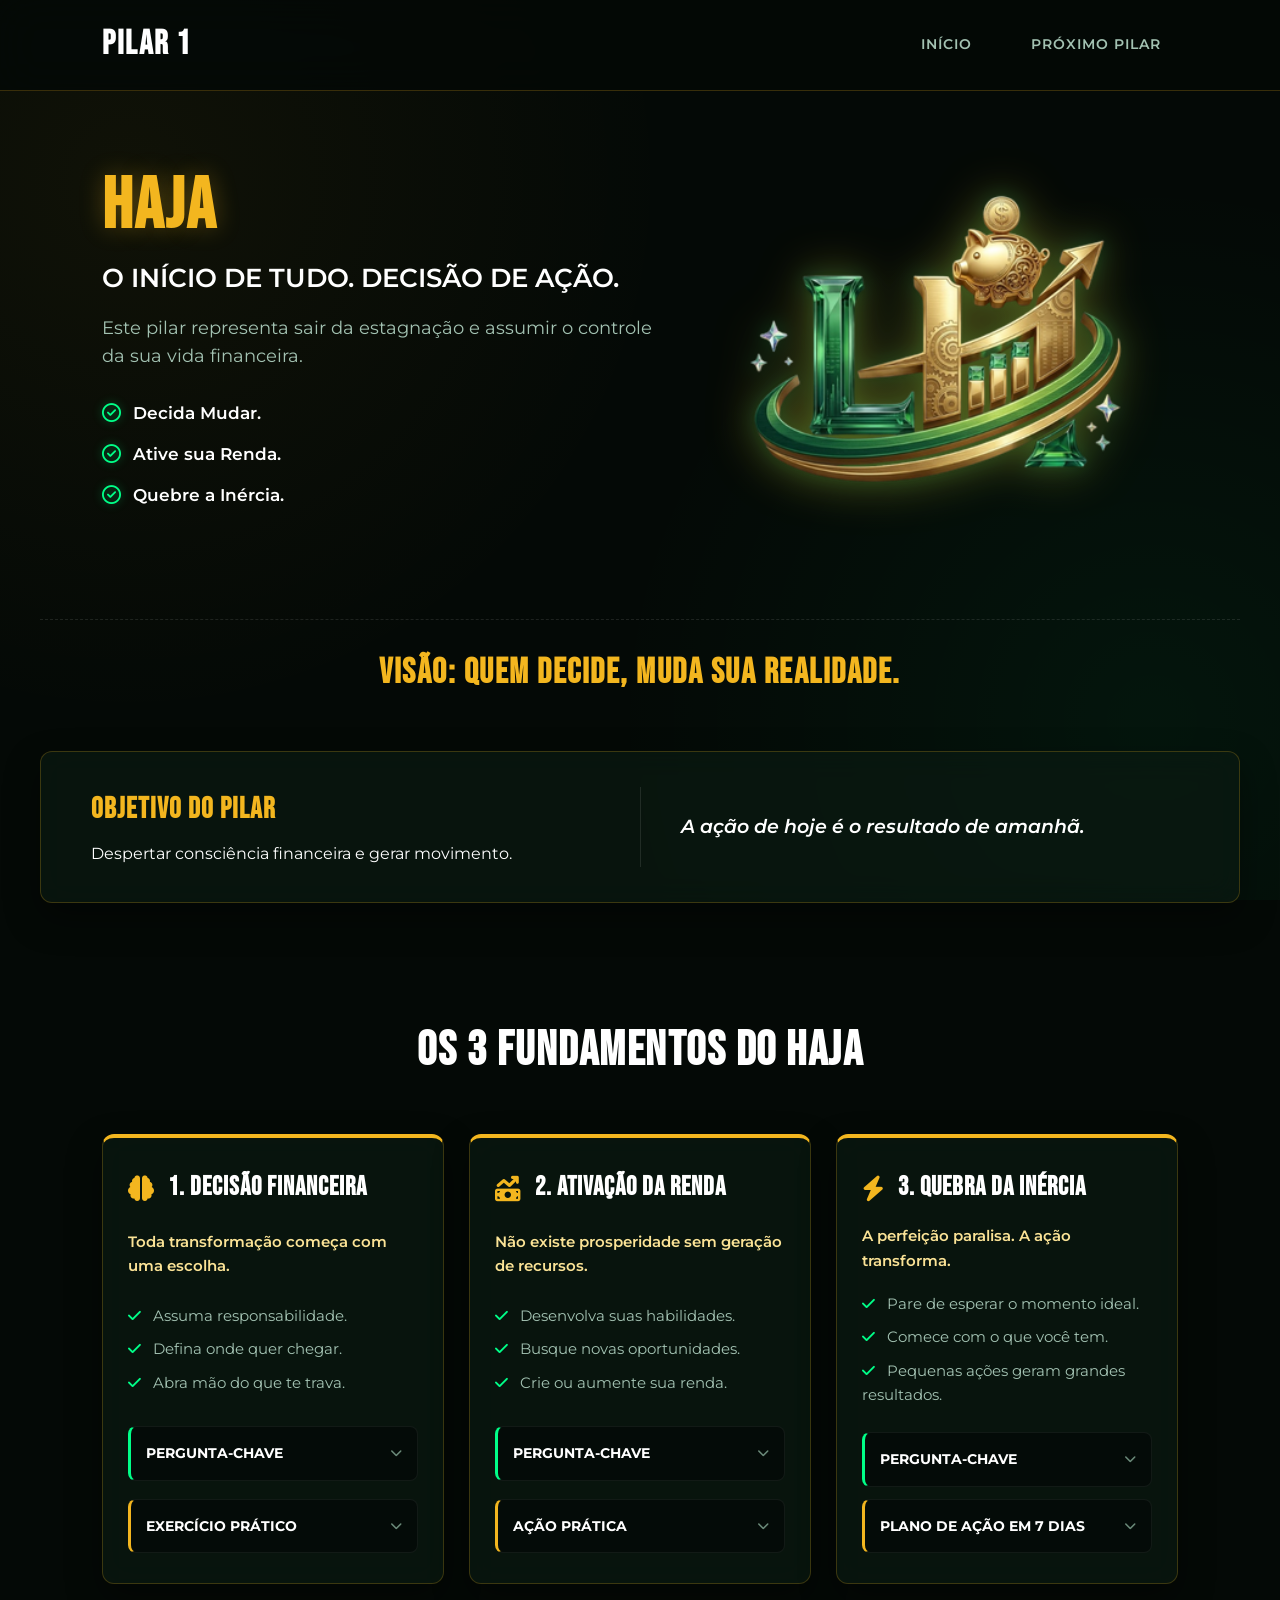
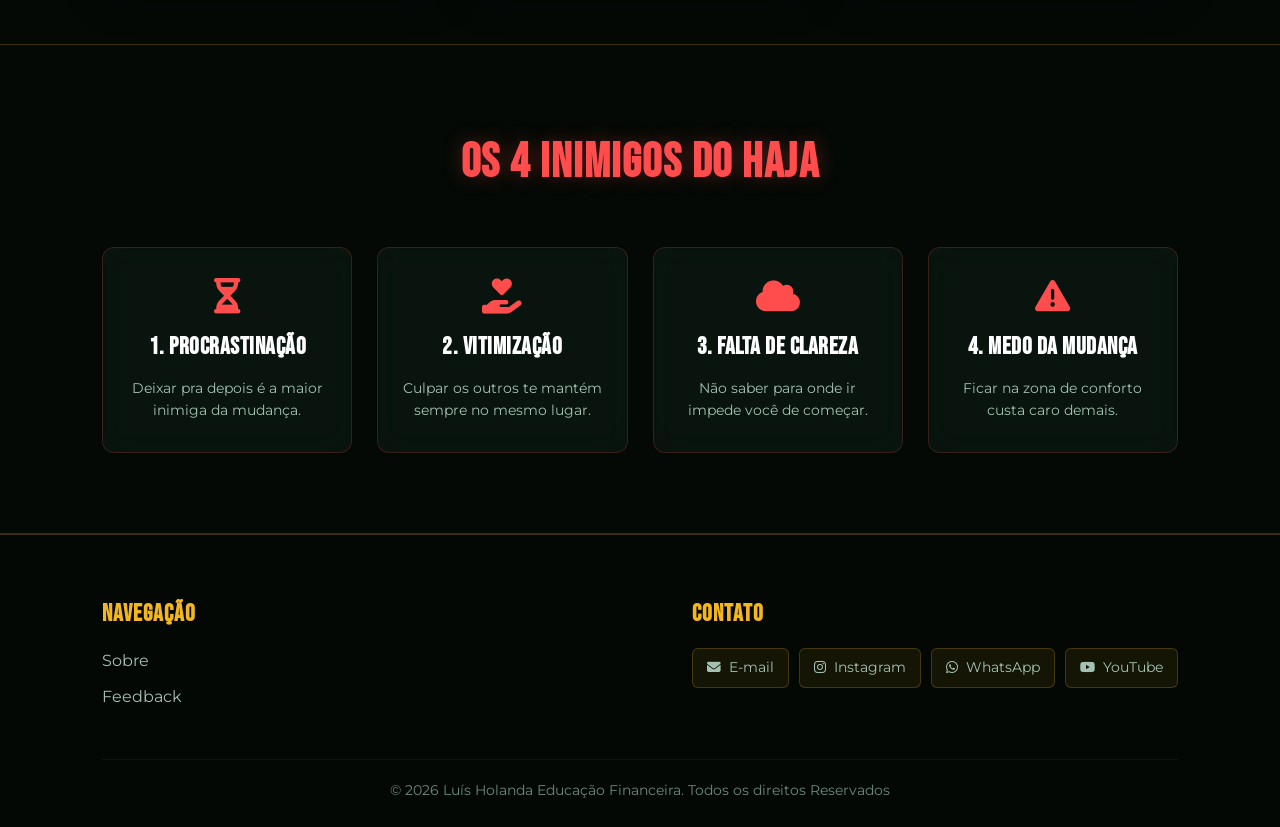
<file: pilar1.html>
<!DOCTYPE html>
<html lang="pt-BR">

<head>
    <meta charset="UTF-8">
    <meta name="viewport" content="width=device-width, initial-scale=1.0">
    <link rel="preconnect" href="https://fonts.googleapis.com">
    <link rel="preconnect" href="https://fonts.gstatic.com" crossorigin>
    <link href="https://fonts.googleapis.com/css2?family=Bebas+Neue&family=Montserrat:wght@400;600;700&display=swap"
        rel="stylesheet">
    <link rel="stylesheet" href="https://cdnjs.cloudflare.com/ajax/libs/font-awesome/6.6.0/css/all.min.css" />
    <link rel="stylesheet" href="pilar1.css">
    <title>Pilar 1 - Mentoria Financeira</title>
</head>

<body>
    <!-- MENU CORRIGIDO (Apenas com a indicação do Pilar e Links) -->
    <nav class="menu">
        <div class="logo">
            <h2>PILAR 1</h2>
        </div>
        <div class="menu-links">
            <a href="index.html">
                <span class="texto-menu">Início</span>
                <i class="fa-solid fa-house icone-menu"></i>
            </a>
            <a href="pilar2.html">
                <span class="texto-menu">Próximo Pilar</span>
                <i class="fa-solid fa-arrow-right icone-menu"></i>
            </a>
        </div>
    </nav>

    <!-- INTRODUÇÃO COM DUAS DIVS (LADO A LADO) -->
    <section class="introducao">
        <!-- Div da Esquerda: Textos Informativos -->
        <div class="bloco-texto-intro">
            <h1>HAJA</h1>
            <h2>O INÍCIO DE TUDO. DECISÃO DE AÇÃO.</h2>
            <p class="subtitulo-pilar">Este pilar representa sair da estagnação e assumir o controle da sua vida
                financeira.</p>

            <div class="pontos-chave">
                <p><i class="fa-regular fa-circle-check"></i> Decida Mudar.</p>
                <p><i class="fa-regular fa-circle-check"></i> Ative sua Renda.</p>
                <p><i class="fa-regular fa-circle-check"></i> Quebre a Inércia.</p>
            </div>

        </div>


        <!-- Div da Direita: Imagem da Logo Alinhada -->
        <div class="bloco-logo-intro">
            <img src="logo-educador-financeiro.png" alt="Logo da Mentoria Financeira" class="logo-introducao">
        </div>


    </section>
    <!-- Visão reposicionada de forma absoluta ou mantida na base da seção -->
    <h2 class="frase-visao">VISÃO: Quem decide, muda sua realidade.</h2>
    <!-- OBJETIVOS COM DIVISÓRIA -->
    <div class="objetivos">
        <div class="objetivo-bloco">
            <h2>OBJETIVO DO PILAR</h2>
            <p>Despertar consciência financeira e gerar movimento.</p>
        </div>
        <div class="objetivo-bloco">
            <p class="frase-efeito">A ação de hoje é o resultado de amanhã.</p>
        </div>
    </div>

    <!-- OS 3 FUNDAMENTOS (CARDS LADO A LADO) -->
    <section class="fundamentos">
        <h2 class="titulo-secao">OS 3 FUNDAMENTOS DO HAJA</h2>
        <div class="container-fundamentos">

            <div class="card-fundamento">
                <div class="topo-card">
                    <i class="fa-solid fa-brain icone-fundamento"></i>
                    <h3>1. DECISÃO FINANCEIRA</h3>
                </div>
                <p class="frase-fundamento">Toda transformação começa com uma escolha.</p>
                <div class="lista-check">
                    <p><i class="fa-solid fa-check"></i> Assuma responsabilidade.</p>
                    <p><i class="fa-solid fa-check"></i> Defina onde quer chegar.</p>
                    <p><i class="fa-solid fa-check"></i> Abra mão do que te trava.</p>
                </div>

                <details class="caixa-destaque pergunta">
                    <summary>PERGUNTA-CHAVE <i class="fa-solid fa-chevron-down seta-toggle"></i></summary>
                    <p>Estou disposto a mudar meus hábitos para mudar minha vida?</p>
                </details>

                <details class="caixa-destaque pratica">
                    <summary>EXERCÍCIO PRÁTICO <i class="fa-solid fa-chevron-down seta-toggle"></i></summary>
                    <p>Escreva sua declaração financeira pessoal e leia todos os dias.</p>
                </details>
            </div>

            <div class="card-fundamento">
                <div class="topo-card">
                    <i class="fa-solid fa-money-bill-trend-up icone-fundamento"></i>
                    <h3>2. ATIVAÇÃO DA RENDA</h3>
                </div>
                <p class="frase-fundamento">Não existe prosperidade sem geração de recursos.</p>
                <div class="lista-check">
                    <p><i class="fa-solid fa-check"></i> Desenvolva suas habilidades.</p>
                    <p><i class="fa-solid fa-check"></i> Busque novas oportunidades.</p>
                    <p><i class="fa-solid fa-check"></i> Crie ou aumente sua renda.</p>
                </div>

                <details class="caixa-destaque pergunta">
                    <summary>PERGUNTA-CHAVE <i class="fa-solid fa-chevron-down seta-toggle"></i></summary>
                    <p>Como posso gerar mais valor para aumentar minha renda?</p>
                </details>

                <details class="caixa-destaque pratica">
                    <summary>AÇÃO PRÁTICA <i class="fa-solid fa-chevron-down seta-toggle"></i></summary>
                    <p>Liste 3 formas de aumentar sua renda nos próximos 90 dias.</p>
                </details>
            </div>

            <div class="card-fundamento">
                <div class="topo-card">
                    <i class="fa-solid fa-bolt icone-fundamento"></i>
                    <h3>3. QUEBRA DA INÉRCIA</h3>
                </div>
                <p class="frase-fundamento">A perfeição paralisa. A ação transforma.</p>
                <div class="lista-check">
                    <p><i class="fa-solid fa-check"></i> Pare de esperar o momento ideal.</p>
                    <p><i class="fa-solid fa-check"></i> Comece com o que você tem.</p>
                    <p><i class="fa-solid fa-check"></i> Pequenas ações geram grandes resultados.</p>
                </div>

                <details class="caixa-destaque pergunta">
                    <summary>PERGUNTA-CHAVE <i class="fa-solid fa-chevron-down seta-toggle"></i></summary>
                    <p>O que posso fazer hoje que meu futuro eu vai agradecer?</p>
                </details>

                <details class="caixa-destaque pratica">
                    <summary>PLANO DE AÇÃO EM 7 DIAS <i class="fa-solid fa-chevron-down seta-toggle"></i></summary>
                    <p>Organizar contas, listar dívidas, definir metas e iniciar o controle.</p>
                </details>
            </div>

        </div>
    </section>
    <!-- OS 4 INIMIGOS -->
    <section class="inimigos">
        <h2 class="titulo-secao-inimigos">OS 4 INIMIGOS DO HAJA</h2>
        <div class="container-inimigos">
            <div class="card-inimigo">
                <i class="fa-solid fa-hourglass-half"></i>
                <h3>1. PROCRASTINAÇÃO</h3>
                <p>Deixar pra depois é a maior inimiga da mudança.</p>
            </div>
            <div class="card-inimigo">
                <i class="fa-solid fa-hand-holding-heart"></i>
                <h3>2. VITIMIZAÇÃO</h3>
                <p>Culpar os outros te mantém sempre no mesmo lugar.</p>
            </div>
            <div class="card-inimigo">
                <i class="fa-solid fa-cloud"></i>
                <h3>3. FALTA DE CLAREZA</h3>
                <p>Não saber para onde ir impede você de começar.</p>
            </div>
            <div class="card-inimigo">
                <i class="fa-solid fa-triangle-exclamation"></i>
                <h3>4. MEDO DA MUDANÇA</h3>
                <p>Ficar na zona de conforto custa caro demais.</p>
            </div>
        </div>
    </section>

    <!-- RODAPÉ COMPLETO -->
    <footer class="rodape" id="contato">
        <div class="container-rodape">
            <div class="coluna-rodape links-uteis">
                <h3>Navegação</h3>
                <ul>
                    <li><a href="sobre.html">Sobre</a></li>
                    <li><a href="index.html#feedback">Feedback</a></li>
                </ul>
            </div>
            <div class="coluna-rodape contato-redes">
                <h3>Contato</h3>
                
                <div class="icones-redes">
                    <a href="https://mail.google.com/mail/?view=cm&fs=1&to=luisholanda.educadorfinanceiro@gmail.com&su=Agendamento%20de%20Mentoria%20Financeira&body=Ol%C3%A1%20Lu%C3%ADs%2C%20conheci%20seu%20site%20e%20gostaria%20de%20agendar%20uma%20mentoria%20para%20transformar%20minha%20vida%20financeira%21"
                        target="_blank" class="btn-email-gmail">
                        <i class="fa-solid fa-envelope"></i> E-mail
                    </a>
                    <a href="https://www.instagram.com/luis.holanda3?utm_source=ig_web_button_share_sheet&igsh=ZDNlZDc0MzIxNw=="
                        target="_blank" title="Instagram">
                        <i class="fa-brands fa-instagram"></i> Instagram
                    </a>
                    <a href="https://wa.me/5585992847982?text=Olá Luís, conheci seu site e gostaria de agendar uma mentoria para transformar minha vida financeira!."
                        target="_blank" title="WhatsApp">
                        <i class="fa-brands fa-whatsapp"></i> WhatsApp
                    </a>
                    <a href="#" target="_blank" title="YouTube">
                        <i class="fa-brands fa-youtube"></i> YouTube
                    </a>
                </div>
            </div>
        </div>
        <div class="direitos-autorais">
            <p>&copy; 2026 Luís Holanda Educação Financeira. Todos os direitos Reservados</p>
        </div>
    </footer>
</body>

</html>
</file>
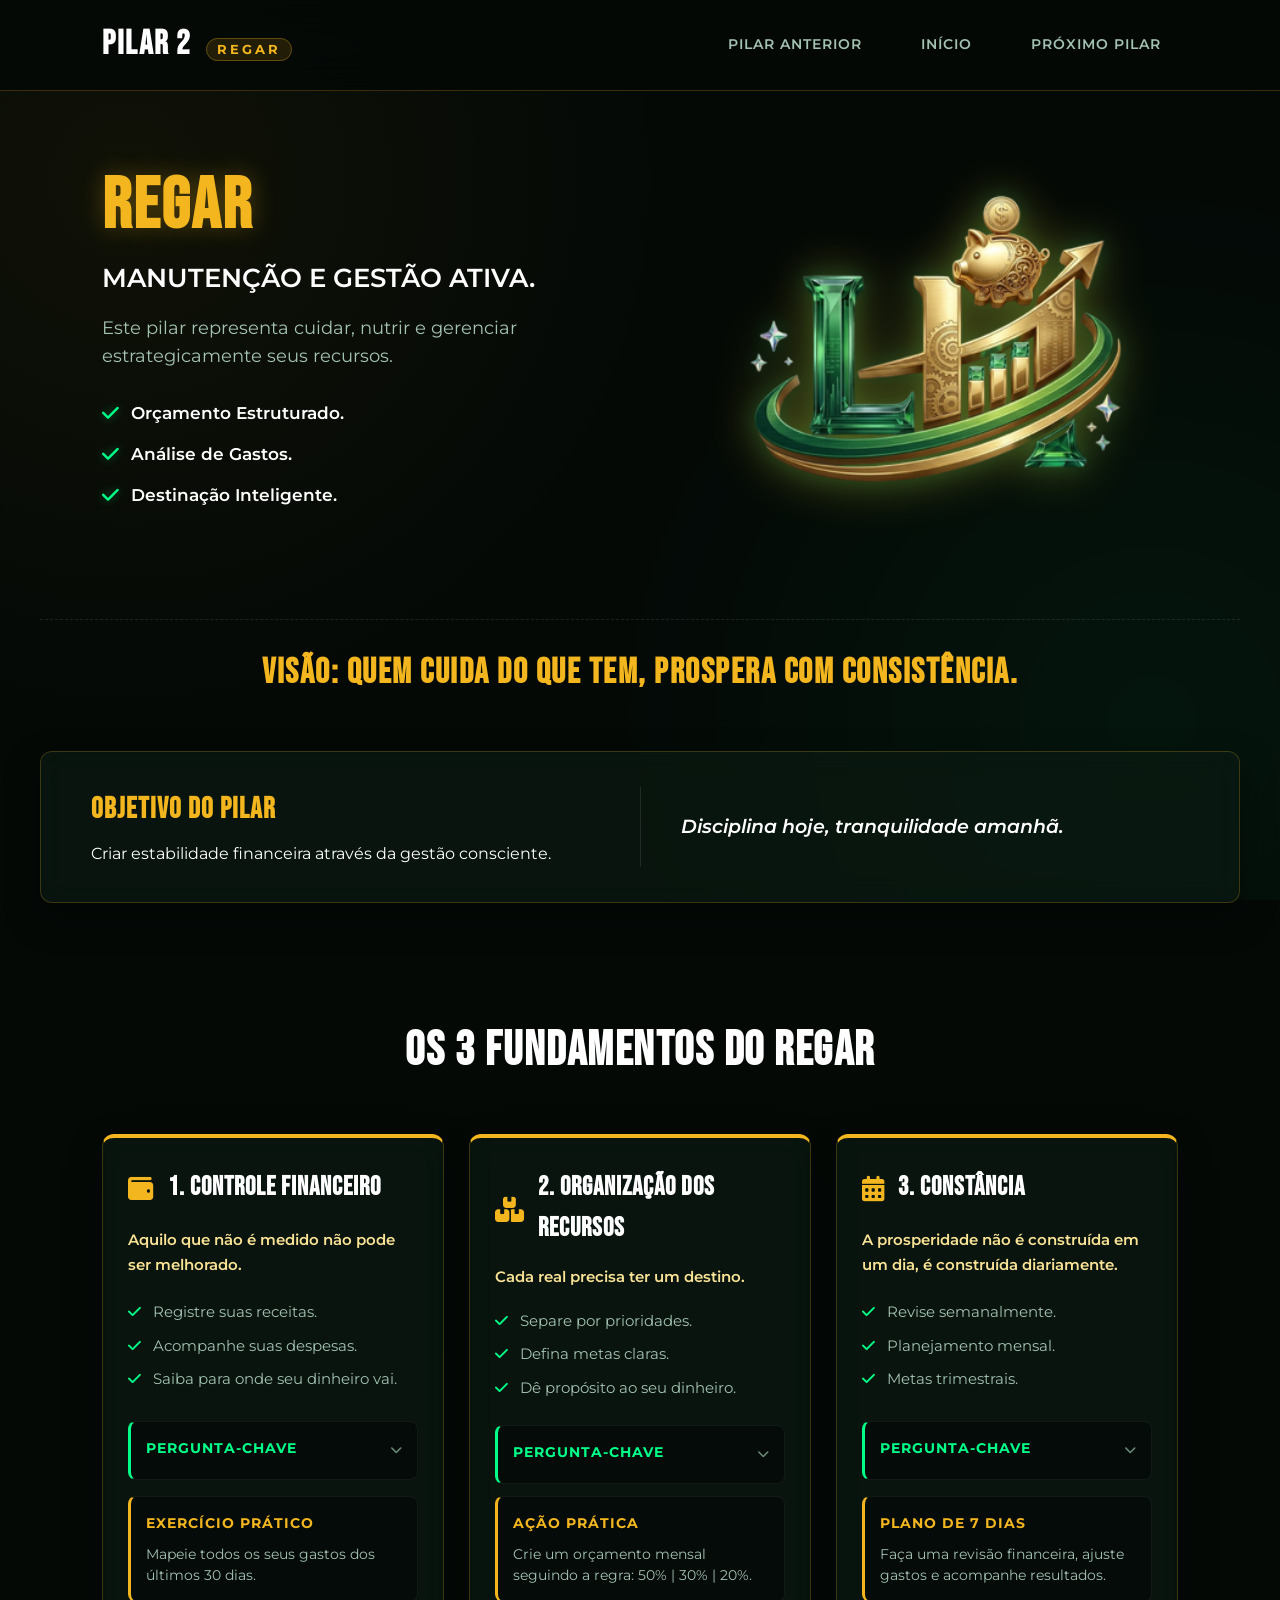
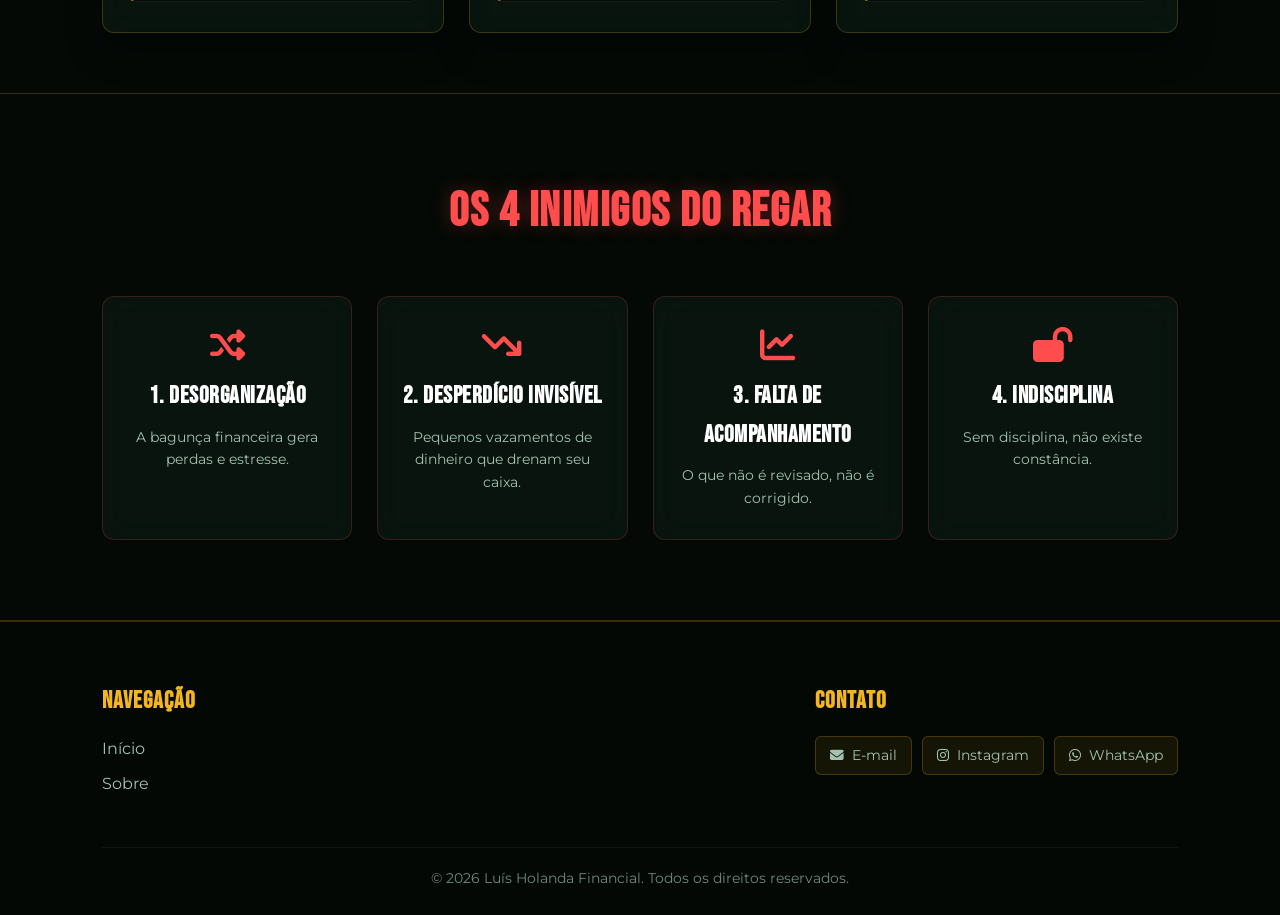
<file: pilar2.html>
<!DOCTYPE html>
<html lang="pt-BR">

<head>
    <meta charset="UTF-8">
    <meta name="viewport" content="width=device-width, initial-scale=1.0">
    <link rel="preconnect" href="https://fonts.googleapis.com">
    <link rel="preconnect" href="https://fonts.gstatic.com" crossorigin>
    <link href="https://fonts.googleapis.com/css2?family=Bebas+Neue&family=Montserrat:wght@400;600;700&display=swap"
        rel="stylesheet">
    <link rel="stylesheet" href="https://cdnjs.cloudflare.com/ajax/libs/font-awesome/6.6.0/css/all.min.css" />
    <link rel="stylesheet" href="pilar1.css">
    <title>Pilar 2 - Mentoria Financeira</title>
</head>

<body>
    <nav class="menu">
        <div class="logo">
            <h2>PILAR 2 <span>REGAR</span></h2>
        </div>
        <div class="menu-links">
            <a href="pilar1.html">
                <span class="texto-menu">Pilar Anterior</span>
                <i class="fa-solid fa-arrow-left icone-menu"></i>
            </a>
            <a href="index.html">
                <span class="texto-menu">Início</span>
                <i class="fa-solid fa-house icone-menu"></i>
            </a>
            <a href="pilar3.html">
                <span class="texto-menu">Próximo Pilar</span>
                <i class="fa-solid fa-arrow-right icone-menu"></i>
            </a>
        </div>
    </nav>

    <section class="introducao">
        <div class="bloco-texto-intro">
            <h1>REGAR</h1>
            <h2>MANUTENÇÃO E GESTÃO ATIVA.</h2>
            <p class="subtitulo-pilar">Este pilar representa cuidar, nutrir e gerenciar estrategicamente seus recursos.</p>

            <div class="pontos-chave">
                <p><i class="fa-solid fa-check"></i> Orçamento Estruturado.</p>
                <p><i class="fa-solid fa-check"></i> Análise de Gastos.</p>
                <p><i class="fa-solid fa-check"></i> Destinação Inteligente.</p>
            </div>
        </div>

        <div class="bloco-logo-intro">
            <img src="logo-educador-financeiro.png" alt="Logo da Mentoria Financeira" class="logo-introducao">
        </div>
    </section>

    <h2 class="frase-visao">VISÃO: Quem cuida do que tem, prospera com consistência.</h2>
    
    <div class="objetivos">
        <div class="objetivo-bloco">
            <h2>OBJETIVO DO PILAR</h2>
            <p>Criar estabilidade financeira através da gestão consciente.</p>
        </div>
        <div class="objetivo-bloco">
            <p class="frase-efeito">Disciplina hoje, tranquilidade amanhã.</p>
        </div>
    </div>

    <section class="fundamentos">
        <h2 class="titulo-secao">OS 3 FUNDAMENTOS DO REGAR</h2>
        <div class="container-fundamentos">

            <!-- Card 1 -->
            <div class="card-fundamento">
                <div class="topo-card">
                    <i class="fa-solid fa-wallet icone-fundamento"></i>
                    <h3>1. CONTROLE FINANCEIRO</h3>
                </div>
                <p class="frase-fundamento">Aquilo que não é medido não pode ser melhorado.</p>
                <div class="lista-check">
                    <p><i class="fa-solid fa-check"></i> Registre suas receitas.</p>
                    <p><i class="fa-solid fa-check"></i> Acompanhe suas despesas.</p>
                    <p><i class="fa-solid fa-check"></i> Saiba para onde seu dinheiro vai.</p>
                </div>

                <details class="caixa-destaque pergunta">
                    <summary>
                        <h3>PERGUNTA-CHAVE</h3>
                        <i class="fa-solid fa-chevron-down seta-toggle"></i>
                    </summary>
                    <p>Eu sei exatamente para onde meu dinheiro vai?</p>
                </details>

                <div class="caixa-destaque pratica">
                    <h3>EXERCÍCIO PRÁTICO</h3>
                    <p>Mapeie todos os seus gastos dos últimos 30 dias.</p>
                </div>
            </div>

            <!-- Card 2 -->
            <div class="card-fundamento">
                <div class="topo-card">
                    <i class="fa-solid fa-boxes-stacked icone-fundamento"></i>
                    <h3>2. ORGANIZAÇÃO DOS RECURSOS</h3>
                </div>
                <p class="frase-fundamento">Cada real precisa ter um destino.</p>
                <div class="lista-check">
                    <p><i class="fa-solid fa-check"></i> Separe por prioridades.</p>
                    <p><i class="fa-solid fa-check"></i> Defina metas claras.</p>
                    <p><i class="fa-solid fa-check"></i> Dê propósito ao seu dinheiro.</p>
                </div>

                <details class="caixa-destaque pergunta">
                    <summary>
                        <h3>PERGUNTA-CHAVE</h3>
                        <i class="fa-solid fa-chevron-down seta-toggle"></i>
                    </summary>
                    <p>Meu dinheiro trabalha para meus objetivos?</p>
                </details>

                <div class="caixa-destaque pratica">
                    <h3>AÇÃO PRÁTICA</h3>
                    <p>Crie um orçamento mensal seguindo a regra: 50% | 30% | 20%.</p>
                </div>
            </div>

            <!-- Card 3 -->
            <div class="card-fundamento">
                <div class="topo-card">
                    <i class="fa-solid fa-calendar-days icone-fundamento"></i>
                    <h3>3. CONSTÂNCIA</h3>
                </div>
                <p class="frase-fundamento">A prosperidade não é construída em um dia, é construída diariamente.</p>
                <div class="lista-check">
                    <p><i class="fa-solid fa-check"></i> Revise semanalmente.</p>
                    <p><i class="fa-solid fa-check"></i> Planejamento mensal.</p>
                    <p><i class="fa-solid fa-check"></i> Metas trimestrais.</p>
                </div>

                <details class="caixa-destaque pergunta">
                    <summary>
                        <h3>PERGUNTA-CHAVE</h3>
                        <i class="fa-solid fa-chevron-down seta-toggle"></i>
                    </summary>
                    <p>O que estou fazendo hoje pelo meu futuro?</p>
                </details>

                <div class="caixa-destaque pratica">
                    <h3>PLANO DE 7 DIAS</h3>
                    <p>Faça uma revisão financeira, ajuste gastos e acompanhe resultados.</p>
                </div>
            </div>

        </div>
    </section>

    <section class="inimigos">
        <h2 class="titulo-secao-inimigos">OS 4 INIMIGOS DO REGAR</h2>
        <div class="container-inimigos">
            <div class="card-inimigo">
                <i class="fa-solid fa-shuffle"></i>
                <h3>1. DESORGANIZAÇÃO</h3>
                <p>A bagunça financeira gera perdas e estresse.</p>
            </div>
            <div class="card-inimigo">
                <i class="fa-solid fa-arrow-trend-down"></i>
                <h3>2. DESPERDÍCIO INVISÍVEL</h3>
                <p>Pequenos vazamentos de dinheiro que drenam seu caixa.</p>
            </div>
            <div class="card-inimigo">
                <i class="fa-solid fa-chart-line"></i>
                <h3>3. FALTA DE ACOMPANHAMENTO</h3>
                <p>O que não é revisado, não é corrigido.</p>
            </div>
            <div class="card-inimigo">
                <i class="fa-solid fa-lock-open"></i>
                <h3>4. INDISCIPLINA</h3>
                <p>Sem disciplina, não existe constância.</p>
            </div>
        </div>
    </section>

    <footer class="rodape" id="contato">
        <div class="container-rodape">
            <div class="coluna-rodape links-uteis">
                <h3>Navegação</h3>
                <ul>
                    <li><a href="index.html">Início</a></li>
                    <li><a href="sobre.html">Sobre</a></li>
                </ul>
            </div>
            <div class="coluna-rodape contato-redes">
                <h3>Contato</h3>
                <div class="icones-redes">
                    <a href="https://mail.google.com/mail/?view=cm&fs=1&to=luisholanda.educadorfinanceiro@gmail.com&su=Agendamento%20de%20Mentoria%20Financeira"
                        target="_blank" class="btn-email-gmail">
                        <i class="fa-solid fa-envelope"></i> E-mail
                    </a>
                    <a href="https://www.instagram.com/luis.holanda3" target="_blank" title="Instagram">
                        <i class="fa-brands fa-instagram"></i> Instagram
                    </a>
                    <a href="https://wa.me/5585992847982?text=Olá%20Luís,%20conheci%20seu%20site%20e%20gostaria%20de%20agendar%20uma%20mentoria!"
                        target="_blank" title="WhatsApp">
                        <i class="fa-brands fa-whatsapp"></i> WhatsApp
                    </a>
                </div>
            </div>
        </div>
        <div class="direitos-autorais">
            <p>&copy; 2026 Luís Holanda Financial. Todos os direitos reservados.</p>
        </div>
    </footer>
    <script src="script.js"></script>
</body>

</html>
</file>
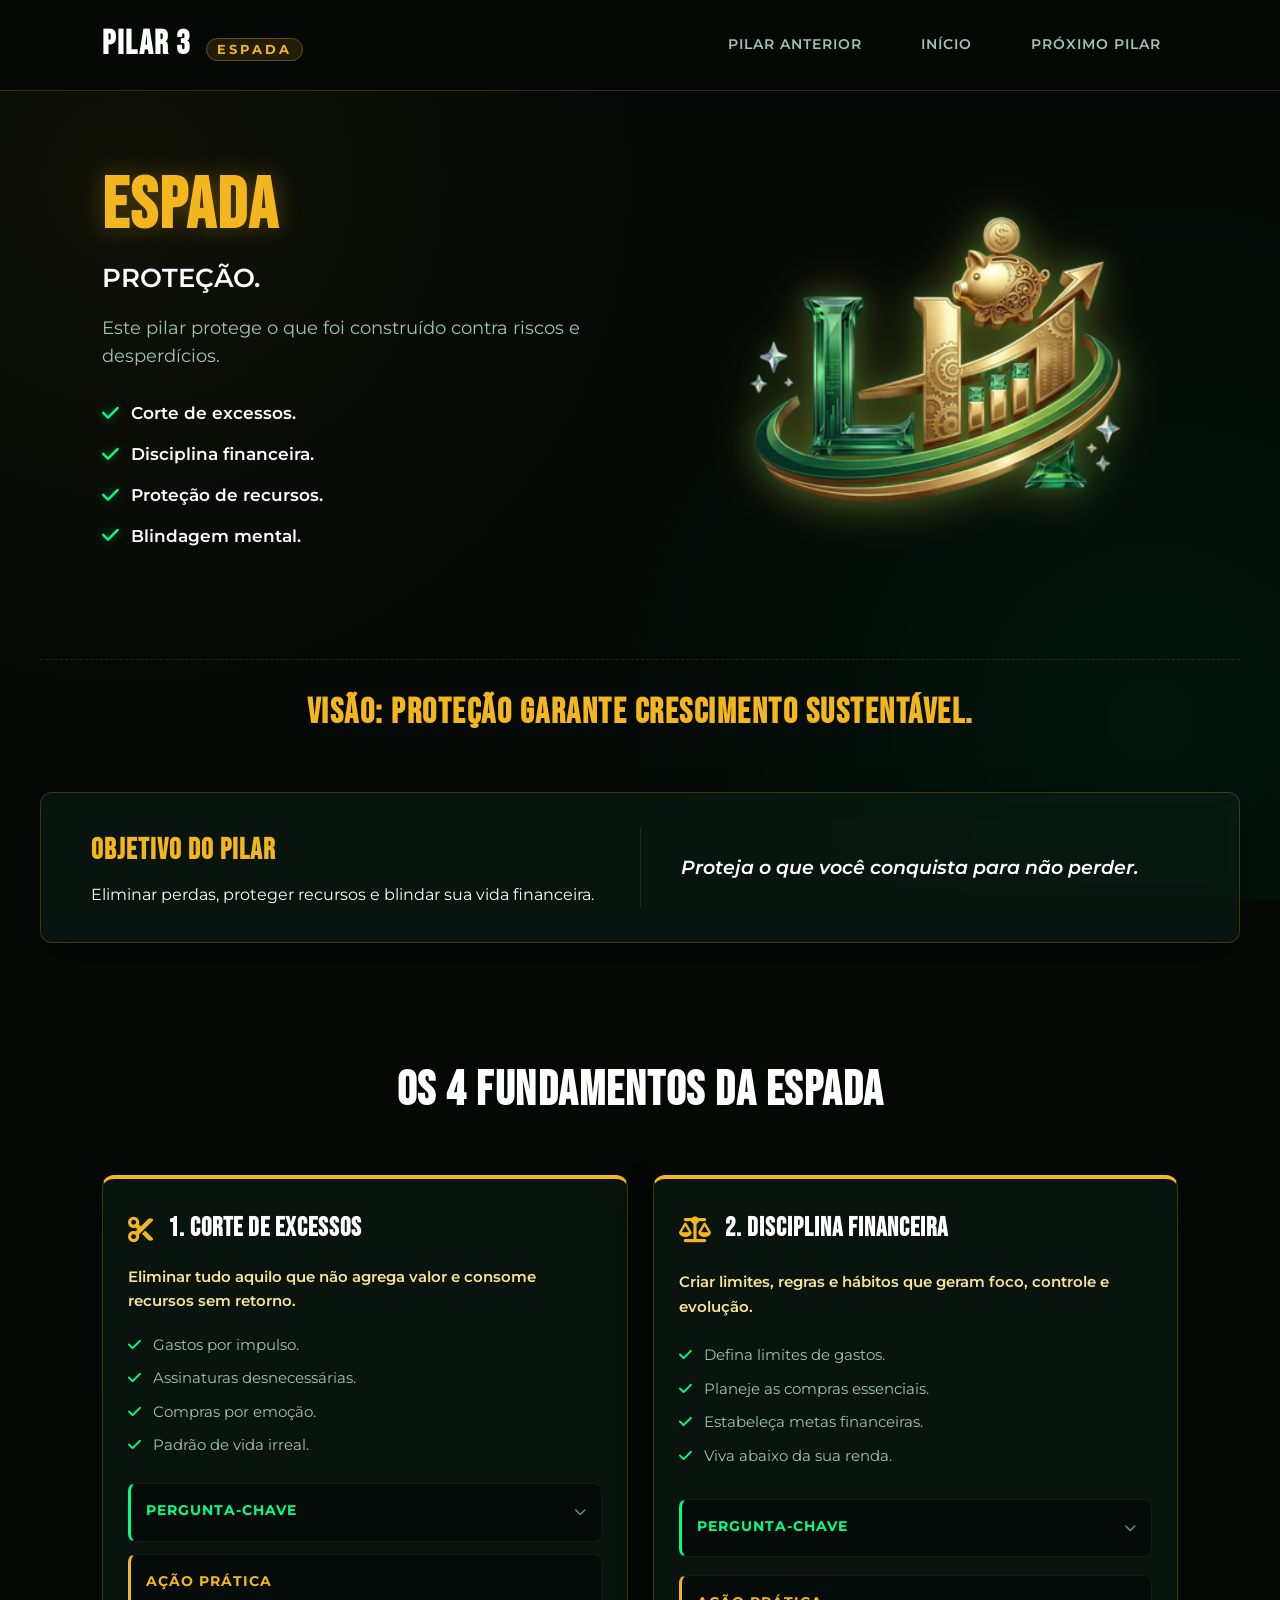
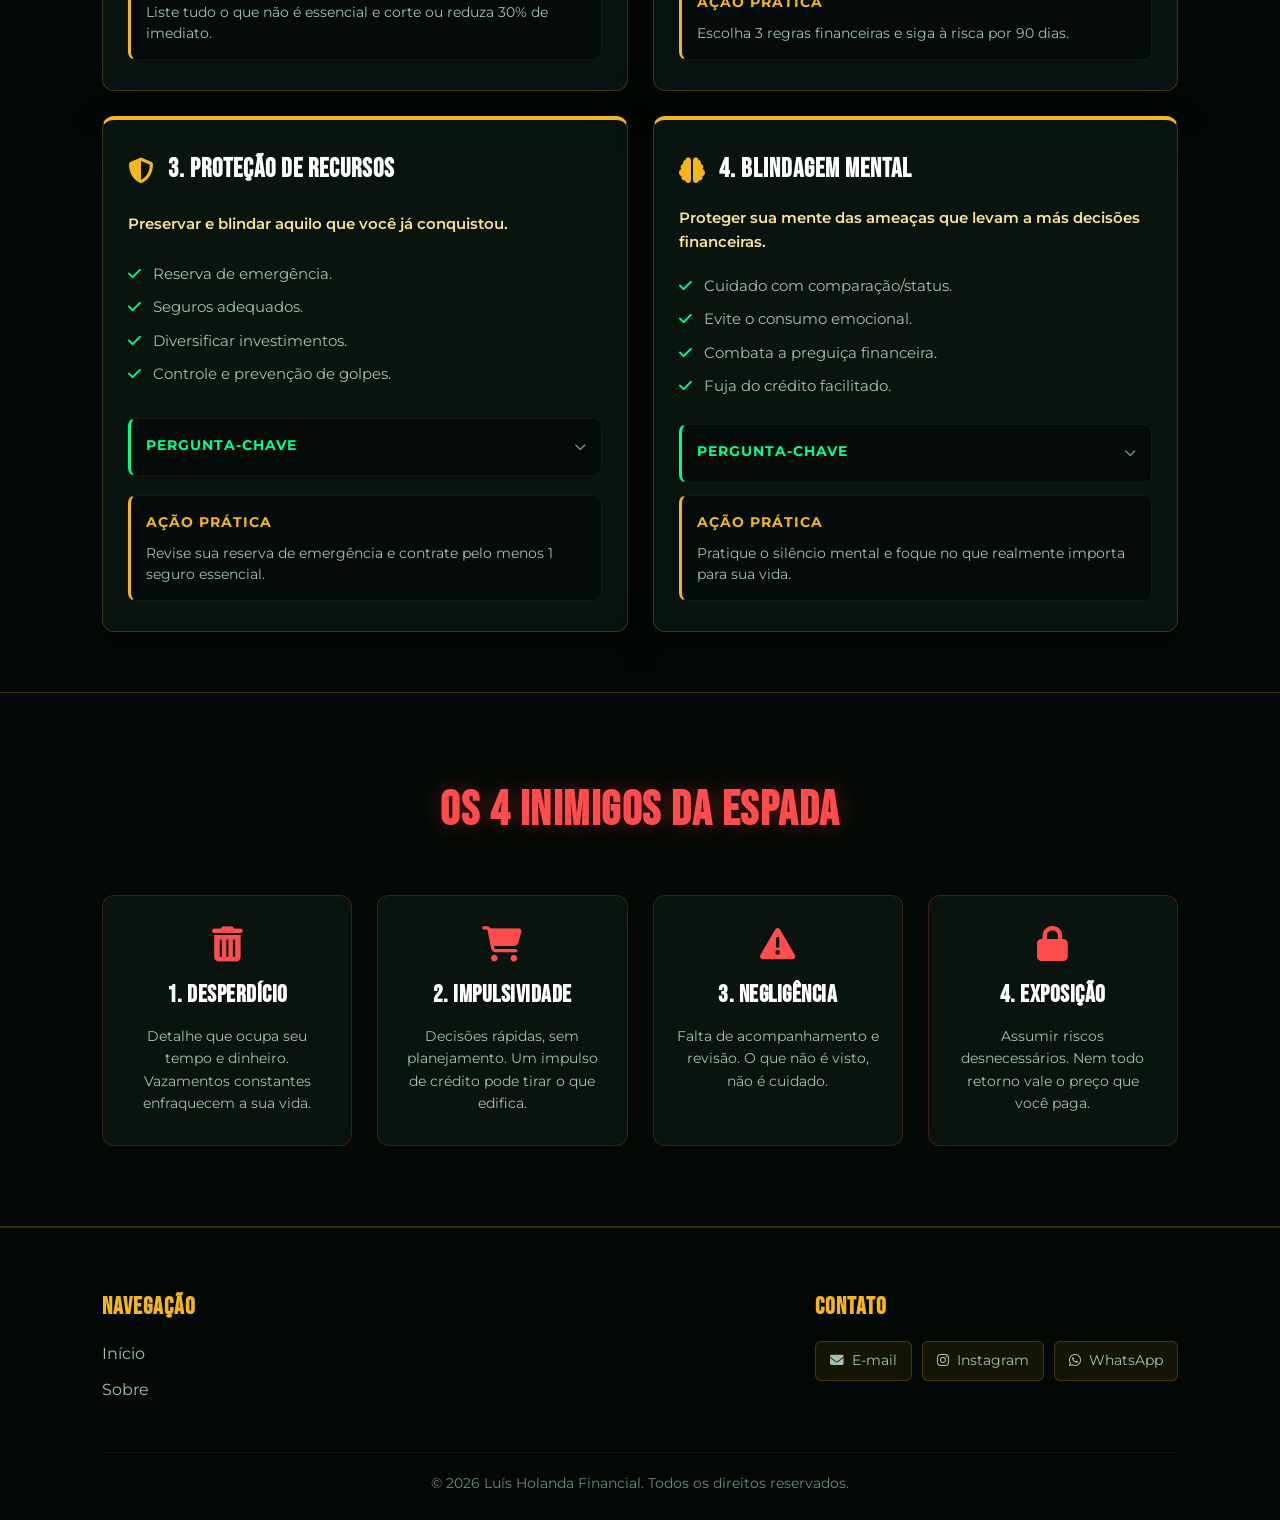
<file: pilar3.html>
<!DOCTYPE html>
<html lang="pt-BR">

<head>
    <meta charset="UTF-8">
    <meta name="viewport" content="width=device-width, initial-scale=1.0">
    <link rel="preconnect" href="https://fonts.googleapis.com">
    <link rel="preconnect" href="https://fonts.gstatic.com" crossorigin>
    <link href="https://fonts.googleapis.com/css2?family=Bebas+Neue&family=Montserrat:wght@400;600;700&display=swap"
        rel="stylesheet">
    <link rel="stylesheet" href="https://cdnjs.cloudflare.com/ajax/libs/font-awesome/6.6.0/css/all.min.css" />
    <link rel="stylesheet" href="pilar1.css">
    <title>Pilar 3 - Mentoria Financeira</title>
</head>

<body>
    <nav class="menu">
        <div class="logo">
            <h2>PILAR 3 <span>ESPADA</span></h2>
        </div>
        <div class="menu-links">
            <a href="pilar2.html">
                <span class="texto-menu">Pilar Anterior</span>
                <i class="fa-solid fa-arrow-left icone-menu"></i>
            </a>
            <a href="index.html">
                <span class="texto-menu">Início</span>
                <i class="fa-solid fa-house icone-menu"></i>
            </a>
            <a href="pilar4.html">
                <span class="texto-menu">Próximo Pilar</span>
                <i class="fa-solid fa-arrow-right icone-menu"></i>
            </a>
        </div>
    </nav>

    <section class="introducao">
        <div class="bloco-texto-intro">
            <h1>ESPADA</h1>
            <h2>PROTEÇÃO.</h2>
            <p class="subtitulo-pilar">Este pilar protege o que foi construído contra riscos e desperdícios.</p>

            <div class="pontos-chave">
                <p><i class="fa-solid fa-check"></i> Corte de excessos.</p>
                <p><i class="fa-solid fa-check"></i> Disciplina financeira.</p>
                <p><i class="fa-solid fa-check"></i> Proteção de recursos.</p>
                <p><i class="fa-solid fa-check"></i> Blindagem mental.</p>
            </div>
        </div>

        <div class="bloco-logo-intro">
            <img src="logo-educador-financeiro.png" alt="Logo da Mentoria Financeira" class="logo-introducao">
        </div>
    </section>

    <h2 class="frase-visao">VISÃO: Proteção garante crescimento sustentável.</h2>

    <div class="objetivos">
        <div class="objetivo-bloco">
            <h2>OBJETIVO DO PILAR</h2>
            <p>Eliminar perdas, proteger recursos e blindar sua vida financeira.</p>
        </div>
        <div class="objetivo-bloco">
            <p class="frase-efeito">Proteja o que você conquista para não perder.</p>
        </div>
    </div>

    <!-- OS 4 FUNDAMENTOS (LAYOUT 2x2 COM EXPANSÃO INTELIGENTE) -->
    <section class="fundamentos">
        <h2 class="titulo-secao">OS 4 FUNDAMENTOS DA ESPADA</h2>
        <div class="container-fundamentos">

            <!-- Card 1 -->
            <div class="card-fundamento">
                <div class="topo-card">
                    <i class="fa-solid fa-scissors icone-fundamento"></i>
                    <h3>1. CORTE DE EXCESSOS</h3>
                </div>
                <p class="frase-fundamento">Eliminar tudo aquilo que não agrega valor e consome recursos sem retorno.</p>
                <div class="lista-check">
                    <p><i class="fa-solid fa-check"></i> Gastos por impulso.</p>
                    <p><i class="fa-solid fa-check"></i> Assinaturas desnecessárias.</p>
                    <p><i class="fa-solid fa-check"></i> Compras por emoção.</p>
                    <p><i class="fa-solid fa-check"></i> Padrão de vida irreal.</p>
                </div>

                <details class="caixa-destaque pergunta">
                    <summary>
                        <h3>PERGUNTA-CHAVE</h3>
                        <i class="fa-solid fa-chevron-down seta-toggle"></i>
                    </summary>
                    <p>Tudo o que eu gasto me aproxima ou me afasta do meu objetivo?</p>
                </details>

                <div class="caixa-destaque pratica">
                    <h3>AÇÃO PRÁTICA</h3>
                    <p>Liste tudo o que não é essencial e corte ou reduza 30% de imediato.</p>
                </div>
            </div>

            <!-- Card 2 -->
            <div class="card-fundamento">
                <div class="topo-card">
                    <i class="fa-solid fa-scale-balanced icone-fundamento"></i>
                    <h3>2. DISCIPLINA FINANCEIRA</h3>
                </div>
                <p class="frase-fundamento">Criar limites, regras e hábitos que geram foco, controle e evolução.</p>
                <div class="lista-check">
                    <p><i class="fa-solid fa-check"></i> Defina limites de gastos.</p>
                    <p><i class="fa-solid fa-check"></i> Planeje as compras essenciais.</p>
                    <p><i class="fa-solid fa-check"></i> Estabeleça metas financeiras.</p>
                    <p><i class="fa-solid fa-check"></i> Viva abaixo da sua renda.</p>
                </div>

                <details class="caixa-destaque pergunta">
                    <summary>
                        <h3>PERGUNTA-CHAVE</h3>
                        <i class="fa-solid fa-chevron-down seta-toggle"></i>
                    </summary>
                    <p>Eu tenho regras claras para o meu dinheiro ou ele me controla?</p>
                </details>

                <div class="caixa-destaque pratica">
                    <h3>AÇÃO PRÁTICA</h3>
                    <p>Escolha 3 regras financeiras e siga à risca por 90 dias.</p>
                </div>
            </div>

            <!-- Card 3 -->
            <div class="card-fundamento">
                <div class="topo-card">
                    <i class="fa-solid fa-shield-halved icone-fundamento"></i>
                    <h3>3. PROTEÇÃO DE RECURSOS</h3>
                </div>
                <p class="frase-fundamento">Preservar e blindar aquilo que você já conquistou.</p>
                <div class="lista-check">
                    <p><i class="fa-solid fa-check"></i> Reserva de emergência.</p>
                    <p><i class="fa-solid fa-check"></i> Seguros adequados.</p>
                    <p><i class="fa-solid fa-check"></i> Diversificar investimentos.</p>
                    <p><i class="fa-solid fa-check"></i> Controle e prevenção de golpes.</p>
                </div>

                <details class="caixa-destaque pergunta">
                    <summary>
                        <h3>PERGUNTA-CHAVE</h3>
                        <i class="fa-solid fa-chevron-down seta-toggle"></i>
                    </summary>
                    <p>Estou protegendo meu patrimônio ou estou vulnerável?</p>
                </details>

                <div class="caixa-destaque pratica">
                    <h3>AÇÃO PRÁTICA</h3>
                    <p>Revise sua reserva de emergência e contrate pelo menos 1 seguro essencial.</p>
                </div>
            </div>

            <!-- Card 4 -->
            <div class="card-fundamento">
                <div class="topo-card">
                    <i class="fa-solid fa-brain icone-fundamento"></i>
                    <h3>4. BLINDAGEM MENTAL</h3>
                </div>
                <p class="frase-fundamento">Proteger sua mente das ameaças que levam a más decisões financeiras.</p>
                <div class="lista-check">
                    <p><i class="fa-solid fa-check"></i> Cuidado com comparação/status.</p>
                    <p><i class="fa-solid fa-check"></i> Evite o consumo emocional.</p>
                    <p><i class="fa-solid fa-check"></i> Combata a preguiça financeira.</p>
                    <p><i class="fa-solid fa-check"></i> Fuja do crédito facilitado.</p>
                </div>

                <details class="caixa-destaque pergunta">
                    <summary>
                        <h3>PERGUNTA-CHAVE</h3>
                        <i class="fa-solid fa-chevron-down seta-toggle"></i>
                    </summary>
                    <p>O que eu alimento na minha mente: medo, dúvida ou confiança?</p>
                </details>

                <div class="caixa-destaque pratica">
                    <h3>AÇÃO PRÁTICA</h3>
                    <p>Pratique o silêncio mental e foque no que realmente importa para sua vida.</p>
                </div>
            </div>

        </div>
    </section>

    <section class="inimigos">
        <h2 class="titulo-secao-inimigos">OS 4 INIMIGOS DA ESPADA</h2>
        <div class="container-inimigos">
            <div class="card-inimigo">
                <i class="fa-solid fa-trash-can"></i>
                <h3>1. DESPERDÍCIO</h3>
                <p>Detalhe que ocupa seu tempo e dinheiro. Vazamentos constantes enfraquecem a sua vida.</p>
            </div>
            <div class="card-inimigo">
                <i class="fa-solid fa-cart-shopping"></i>
                <h3>2. IMPULSIVIDADE</h3>
                <p>Decisões rápidas, sem planejamento. Um impulso de crédito pode tirar o que edifica.</p>
            </div>
            <div class="card-inimigo">
                <i class="fa-solid fa-triangle-exclamation"></i>
                <h3>3. NEGLIGÊNCIA</h3>
                <p>Falta de acompanhamento e revisão. O que não é visto, não é cuidado.</p>
            </div>
            <div class="card-inimigo">
                <i class="fa-solid fa-lock"></i>
                <h3>4. EXPOSIÇÃO</h3>
                <p>Assumir riscos desnecessários. Nem todo retorno vale o preço que você paga.</p>
            </div>
        </div>
    </section>

    <footer class="rodape" id="contato">
        <div class="container-rodape">
            <div class="coluna-rodape links-uteis">
                <h3>Navegação</h3>
                <ul>
                    <li><a href="index.html">Início</a></li>
                    <li><a href="sobre.html">Sobre</a></li>
                </ul>
            </div>
            <div class="coluna-rodape contato-redes">
                <h3>Contato</h3>
                <div class="icones-redes">
                    <a href="https://mail.google.com/mail/?view=cm&fs=1&to=luisholanda.educadorfinanceiro@gmail.com&su=Agendamento%20de%20Mentoria%20Financeira"
                        target="_blank" class="btn-email-gmail">
                        <i class="fa-solid fa-envelope"></i> E-mail
                    </a>
                    <a href="https://www.instagram.com/luis.holanda3" target="_blank" title="Instagram">
                        <i class="fa-brands fa-instagram"></i> Instagram
                    </a>
                    <a href="https://wa.me/5585992847982?text=Olá%20Luís,%20conheci%20seu%20site%20e%20gostaria%20de%20agendar%20uma%20mentoria!"
                        target="_blank" title="WhatsApp">
                        <i class="fa-brands fa-whatsapp"></i> WhatsApp
                    </a>
                </div>
            </div>
        </div>
        <div class="direitos-autorais">
            <p>&copy; 2026 Luís Holanda Financial. Todos os direitos reservados.</p>
        </div>
    </footer>
    <script src="script.js"></script>
</body>

</html>
</file>
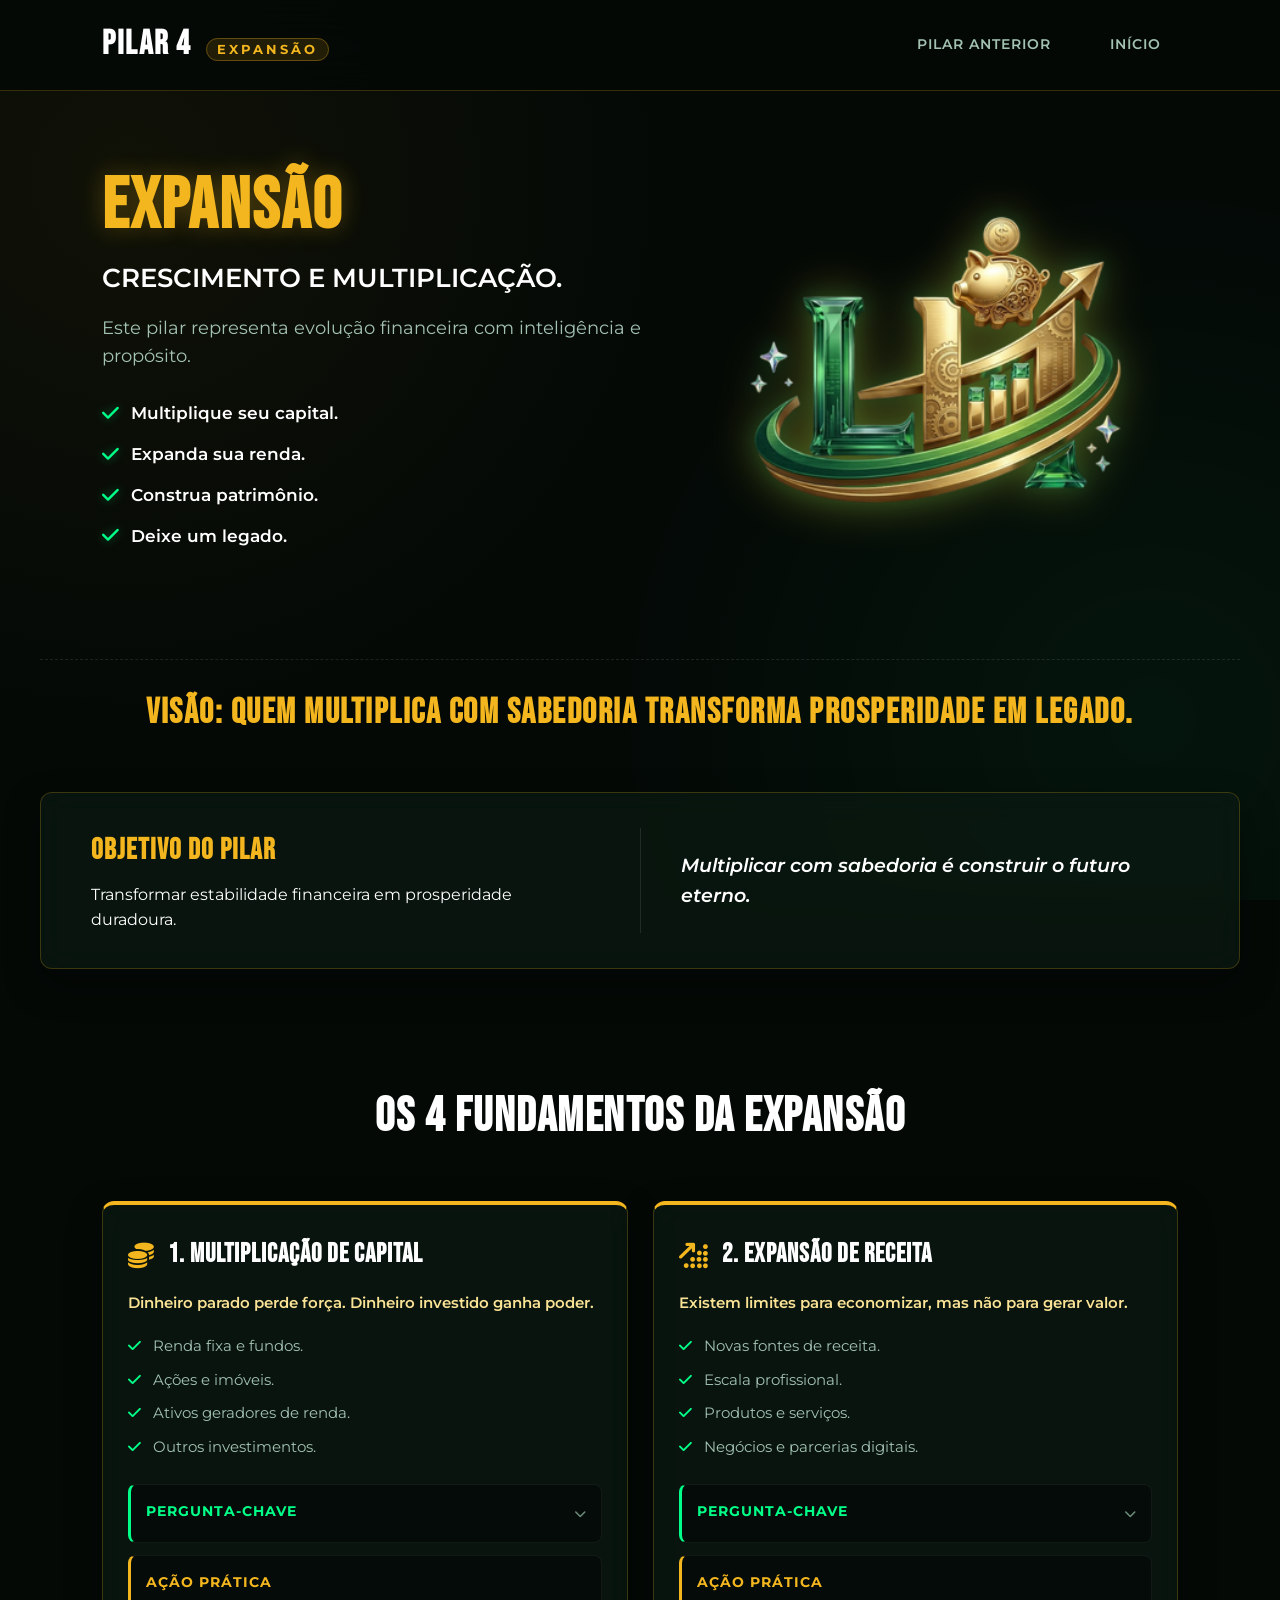
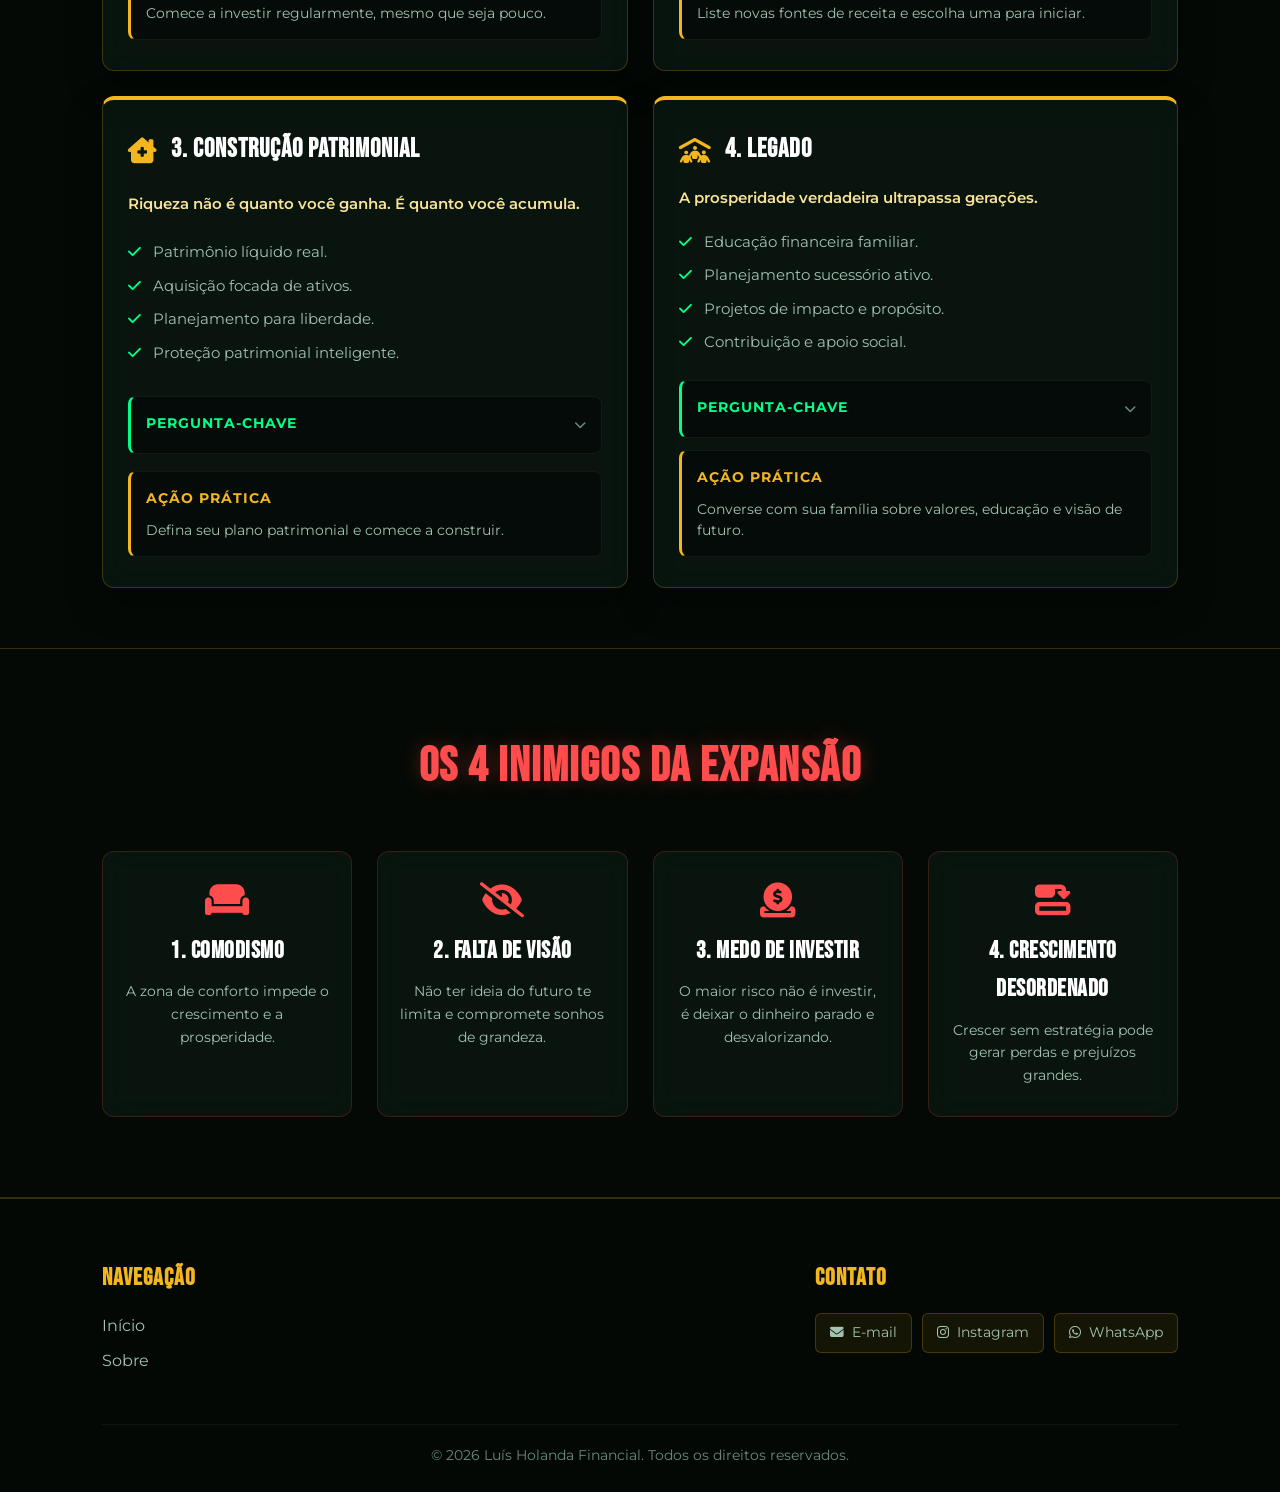
<file: pilar4.html>
<!DOCTYPE html>
<html lang="pt-BR">

<head>
    <meta charset="UTF-8">
    <meta name="viewport" content="width=device-width, initial-scale=1.0">
    <link rel="preconnect" href="https://fonts.googleapis.com">
    <link rel="preconnect" href="https://fonts.gstatic.com" crossorigin>
    <link href="https://fonts.googleapis.com/css2?family=Bebas+Neue&family=Montserrat:wght@400;600;700&display=swap"
        rel="stylesheet">
    <link rel="stylesheet" href="https://cdnjs.cloudflare.com/ajax/libs/font-awesome/6.6.0/css/all.min.css" />
    <link rel="stylesheet" href="pilar1.css">
    <title>Pilar 4 - Mentoria Financeira</title>
</head>

<body>
    <nav class="menu">
        <div class="logo">
            <h2>PILAR 4 <span>EXPANSÃO</span></h2>
        </div>
        <div class="menu-links">
            <a href="pilar3.html">
                <span class="texto-menu">Pilar Anterior</span>
                <i class="fa-solid fa-arrow-left icone-menu"></i>
            </a>
            <a href="index.html">
                <span class="texto-menu">Início</span>
                <i class="fa-solid fa-house icone-menu"></i>
            </a>
        </div>
    </nav>

    <section class="introducao">
        <div class="bloco-texto-intro">
            <h1>EXPANSÃO</h1>
            <h2>CRESCIMENTO E MULTIPLICAÇÃO.</h2>
            <p class="subtitulo-pilar">Este pilar representa evolução financeira com inteligência e propósito.</p>

            <div class="pontos-chave">
                <p><i class="fa-solid fa-check"></i> Multiplique seu capital.</p>
                <p><i class="fa-solid fa-check"></i> Expanda sua renda.</p>
                <p><i class="fa-solid fa-check"></i> Construa patrimônio.</p>
                <p><i class="fa-solid fa-check"></i> Deixe um legado.</p>
            </div>
        </div>

        <div class="bloco-logo-intro">
            <img src="logo-educador-financeiro.png" alt="Logo da Mentoria Financeira" class="logo-introducao">
        </div>
    </section>

    <h2 class="frase-visao">VISÃO: Quem multiplica com sabedoria transforma prosperidade em legado.</h2>

    <div class="objetivos">
        <div class="objetivo-bloco">
            <h2>OBJETIVO DO PILAR</h2>
            <p>Transformar estabilidade financeira em prosperidade duradoura.</p>
        </div>
        <div class="objetivo-bloco">
            <p class="frase-efeito">Multiplicar com sabedoria é construir o futuro eterno.</p>
        </div>
    </div>

    <!-- OS 4 FUNDAMENTOS DA EXPANSÃO (LAYOUT 2x2 COM EXPANSÃO INTELIGENTE) -->
    <section class="fundamentos">
        <h2 class="titulo-secao">OS 4 FUNDAMENTOS DA EXPANSÃO</h2>
        <div class="container-fundamentos">

            <!-- Card 1 -->
            <div class="card-fundamento">
                <div class="topo-card">
                    <i class="fa-solid fa-coins icone-fundamento"></i>
                    <h3>1. MULTIPLICAÇÃO DE CAPITAL</h3>
                </div>
                <p class="frase-fundamento">Dinheiro parado perde força. Dinheiro investido ganha poder.</p>
                <div class="lista-check">
                    <p><i class="fa-solid fa-check"></i> Renda fixa e fundos.</p>
                    <p><i class="fa-solid fa-check"></i> Ações e imóveis.</p>
                    <p><i class="fa-solid fa-check"></i> Ativos geradores de renda.</p>
                    <p><i class="fa-solid fa-check"></i> Outros investimentos.</p>
                </div>

                <details class="caixa-destaque pergunta">
                    <summary>
                        <h3>PERGUNTA-CHAVE</h3>
                        <i class="fa-solid fa-chevron-down seta-toggle"></i>
                    </summary>
                    <p>Meu dinheiro está trabalhando para mim ou apenas parado?</p>
                </details>

                <div class="caixa-destaque pratica">
                    <h3>AÇÃO PRÁTICA</h3>
                    <p>Comece a investir regularmente, mesmo que seja pouco.</p>
                </div>
            </div>

            <!-- Card 2 -->
            <div class="card-fundamento">
                <div class="topo-card">
                    <i class="fa-solid fa-arrow-up-right-dots icone-fundamento"></i>
                    <h3>2. EXPANSÃO DE RECEITA</h3>
                </div>
                <p class="frase-fundamento">Existem limites para economizar, mas não para gerar valor.</p>
                <div class="lista-check">
                    <p><i class="fa-solid fa-check"></i> Novas fontes de receita.</p>
                    <p><i class="fa-solid fa-check"></i> Escala profissional.</p>
                    <p><i class="fa-solid fa-check"></i> Produtos e serviços.</p>
                    <p><i class="fa-solid fa-check"></i> Negócios e parcerias digitais.</p>
                </div>

                <details class="caixa-destaque pergunta">
                    <summary>
                        <h3>PERGUNTA-CHAVE</h3>
                        <i class="fa-solid fa-chevron-down seta-toggle"></i>
                    </summary>
                    <p>Como posso oferecer mais capacidade de gerar resultado?</p>
                </details>

                <div class="caixa-destaque pratica">
                    <h3>AÇÃO PRÁTICA</h3>
                    <p>Liste novas fontes de receita e escolha uma para iniciar.</p>
                </div>
            </div>

            <!-- Card 3 -->
            <div class="card-fundamento">
                <div class="topo-card">
                    <i class="fa-solid fa-house-chimney-medical icone-fundamento"></i>
                    <h3>3. CONSTRUÇÃO PATRIMONIAL</h3>
                </div>
                <p class="frase-fundamento">Riqueza não é quanto você ganha. É quanto você acumula.</p>
                <div class="lista-check">
                    <p><i class="fa-solid fa-check"></i> Patrimônio líquido real.</p>
                    <p><i class="fa-solid fa-check"></i> Aquisição focada de ativos.</p>
                    <p><i class="fa-solid fa-check"></i> Planejamento para liberdade.</p>
                    <p><i class="fa-solid fa-check"></i> Proteção patrimonial inteligente.</p>
                </div>

                <details class="caixa-destaque pergunta">
                    <summary>
                        <h3>PERGUNTA-CHAVE</h3>
                        <i class="fa-solid fa-chevron-down seta-toggle"></i>
                    </summary>
                    <p>Estou construindo ativos ou apenas acumulando despesas?</p>
                </details>

                <div class="caixa-destaque pratica">
                    <h3>AÇÃO PRÁTICA</h3>
                    <p>Defina seu plano patrimonial e comece a construir.</p>
                </div>
            </div>

            <!-- Card 4 -->
            <div class="card-fundamento">
                <div class="topo-card">
                    <i class="fa-solid fa-people-roof icone-fundamento"></i>
                    <h3>4. LEGADO</h3>
                </div>
                <p class="frase-fundamento">A prosperidade verdadeira ultrapassa gerações.</p>
                <div class="lista-check">
                    <p><i class="fa-solid fa-check"></i> Educação financeira familiar.</p>
                    <p><i class="fa-solid fa-check"></i> Planejamento sucessório ativo.</p>
                    <p><i class="fa-solid fa-check"></i> Projetos de impacto e propósito.</p>
                    <p><i class="fa-solid fa-check"></i> Contribuição e apoio social.</p>
                </div>

                <details class="caixa-destaque pergunta">
                    <summary>
                        <h3>PERGUNTA-CHAVE</h3>
                        <i class="fa-solid fa-chevron-down seta-toggle"></i>
                    </summary>
                    <p>Que legado financeiro e emocional quero deixar para minha família e para o mundo?</p>
                </details>

                <div class="caixa-destaque pratica">
                    <h3>AÇÃO PRÁTICA</h3>
                    <p>Converse com sua família sobre valores, educação e visão de futuro.</p>
                </div>
            </div>

        </div>
    </section>

    <section class="inimigos">
        <h2 class="titulo-secao-inimigos">OS 4 INIMIGOS DA EXPANSÃO</h2>
        <div class="container-inimigos">
            <div class="card-inimigo">
                <i class="fa-solid fa-couch"></i>
                <h3>1. COMODISMO</h3>
                <p>A zona de conforto impede o crescimento e a prosperidade.</p>
            </div>
            <div class="card-inimigo">
                <i class="fa-solid fa-eye-slash"></i>
                <h3>2. FALTA DE VISÃO</h3>
                <p>Não ter ideia do futuro te limita e compromete sonhos de grandeza.</p>
            </div>
            <div class="card-inimigo">
                <i class="fa-solid fa-circle-dollar-to-slot"></i>
                <h3>3. MEDO DE INVESTIR</h3>
                <p>O maior risco não é investir, é deixar o dinheiro parado e desvalorizando.</p>
            </div>
            <div class="card-inimigo">
                <i class="fa-solid fa-diagram-predecessor"></i>
                <h3>4. CRESCIMENTO DESORDENADO</h3>
                <p>Crescer sem estratégia pode gerar perdas e prejuízos grandes.</p>
            </div>
        </div>
    </section>

    <footer class="rodape" id="contato">
        <div class="container-rodape">
            <div class="coluna-rodape links-uteis">
                <h3>Navegação</h3>
                <ul>
                    <li><a href="index.html">Início</a></li>
                    <li><a href="sobre.html">Sobre</a></li>
                </ul>
            </div>
            <div class="coluna-rodape contato-redes">
                <h3>Contato</h3>
                <div class="icones-redes">
                    <a href="https://mail.google.com/mail/?view=cm&fs=1&to=luisholanda.educadorfinanceiro@gmail.com&su=Agendamento%20de%20Mentoria%20Financeira"
                        target="_blank" class="btn-email-gmail">
                        <i class="fa-solid fa-envelope"></i> E-mail
                    </a>
                    <a href="https://www.instagram.com/luis.holanda3" target="_blank" title="Instagram">
                        <i class="fa-brands fa-instagram"></i> Instagram
                    </a>
                    <a href="https://wa.me/5585992847982?text=Olá%20Luís,%20conheci%20seu%20site%20e%20gostaria%20de%20agendar%20uma%20mentoria!"
                        target="_blank" title="WhatsApp">
                        <i class="fa-brands fa-whatsapp"></i> WhatsApp
                    </a>
                </div>
            </div>
        </div>
        <div class="direitos-autorais">
            <p>&copy; 2026 Luís Holanda Financial. Todos os direitos reservados.</p>
        </div>
    </footer>
    <script src="script.js"></script>
</body>

</html>
</file>
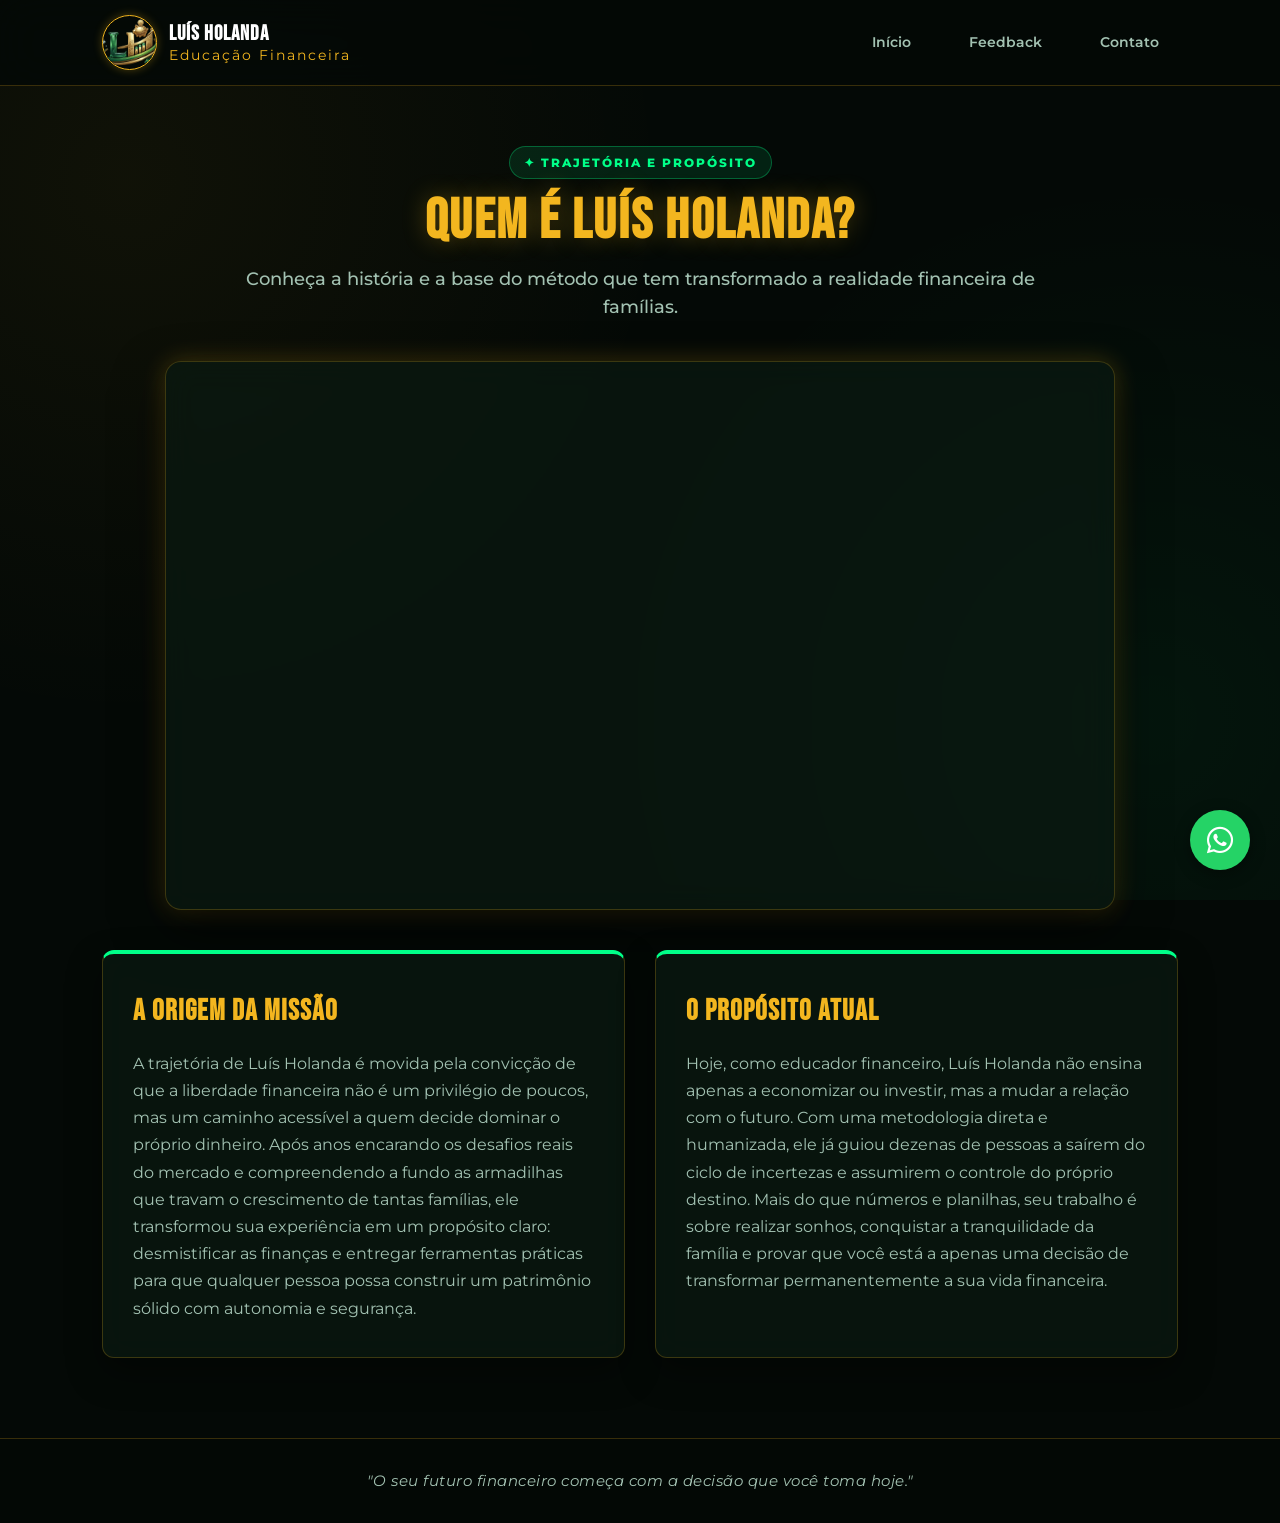
<file: sobre.html>
<!DOCTYPE html>
<html lang="pt-BR">

<head>
    <meta charset="UTF-8">
    <meta name="viewport" content="width=device-width, initial-scale=1.0">
    <link rel="preconnect" href="https://fonts.googleapis.com">
    <link rel="preconnect" href="https://fonts.gstatic.com" crossorigin>
    <link href="https://fonts.googleapis.com/css2?family=Bebas+Neue&family=Montserrat:wght@400;600;700&display=swap" rel="stylesheet">
    <link rel="stylesheet" href="https://cdnjs.cloudflare.com/ajax/libs/font-awesome/6.6.0/css/all.min.css" />
    <link rel="stylesheet" href="style.css">
    <title>Sobre o Educador — Luís Holanda</title>
</head>

<body>

    <!-- CABEÇALHO / NAVBAR -->
    <header class="cabecalho-principal">
        <div class="container-header">
            <!-- Logo / Brand na Esquerda (Foto + Texto) -->
            <a href="index.html" class="logo">
                <img src="logo-educador-financeiro.png" alt="Luís Holanda" class="foto-perfil-nav">
                <div class="texto-logo">
                    Luís Holanda <span>Educação Financeira</span>
                </div>
            </a>

            <!-- Botão Hambúrguer (Mobile) -->
            <button class="menu-hamburguer" id="btn-menu" aria-label="Abrir Menu">
                <i class="fa-solid fa-bars"></i>
            </button>

            <!-- Links de Navegação com Efeito Reluzente -->
            <nav class="nav-menu" id="nav-menu">
                <ul>
                    <li><a href="index.html" class="link-nav-efeito">Início</a></li>
                    <li><a href="index.html#feedback" class="link-nav-efeito">Feedback</a></li>
                    <li><a href="index.html#contato" class="link-nav-efeito">Contato</a></li>
                </ul>
            </nav>
        </div>
    </header>

    <main>
        <section class="secao-sobre-pagina">
            <div class="container-sobre-pagina">

                <!-- Cabeçalho da Seção Sobre -->
                <div class="texto-sobre-cabecalho">
                    <span class="tag-destaque">✦ TRAJETÓRIA E PROPÓSITO</span>
                    <h2>Quem é Luís Holanda?</h2>
                    <p>Conheça a história e a base do método que tem transformado a realidade financeira de famílias.</p>
                </div>

                <!-- Vídeo Expansivo Estilo Cinema (16:9) -->
                <div class="video-sobre-container">
                    <div class="video-sobre-wrapper">
                        <iframe src="https://www.youtube-nocookie.com/embed/oihjrqYwKvw?si=jep2NDLyHkLzs1rm"
                            title="Vídeo de Apresentação - Luís Holanda" frameborder="0"
                            allow="accelerometer; autoplay; clipboard-write; encrypted-media; gyroscope; picture-in-picture"
                            allowfullscreen>
                        </iframe>
                    </div>
                </div>

                <!-- Blocos de Texto em Cards Modernos Lado a Lado -->
                <div class="blocos-texto-sobre">
                    <div class="card-sobre-historia">
                        <h3>A Origem da Missão</h3>
                        <p>A trajetória de Luís Holanda é movida pela convicção de que a liberdade financeira não é um privilégio de poucos, mas um caminho acessível a quem decide dominar o próprio dinheiro. Após anos encarando os desafios reais do mercado e compreendendo a fundo as armadilhas que travam o crescimento de tantas famílias, ele transformou sua experiência em um propósito claro: desmistificar as finanças e entregar ferramentas práticas para que qualquer pessoa possa construir um patrimônio sólido com autonomia e segurança.</p>
                    </div>

                    <div class="card-sobre-historia">
                        <h3>O Propósito Atual</h3>
                        <p>Hoje, como educador financeiro, Luís Holanda não ensina apenas a economizar ou investir, mas a mudar a relação com o futuro. Com uma metodologia direta e humanizada, ele já guiou dezenas de pessoas a saírem do ciclo de incertezas e assumirem o controle do próprio destino. Mais do que números e planilhas, seu trabalho é sobre realizar sonhos, conquistar a tranquilidade da família e provar que você está a apenas uma decisão de transformar permanentemente a sua vida financeira.</p>
                    </div>
                </div>

            </div>
        </section>
    </main>

    <!-- BOTÃO DO WHATSAPP FLUTUANTE -->
    <a href="https://wa.me/5585992826206?text=Olá Luís, conheci seu site e gostaria de agendar uma mentoria para transformar minha vida financeira!"
        class="whatsapp-flutuante" target="_blank" aria-label="Contato via WhatsApp">
        <i class="fa-brands fa-whatsapp"></i>
    </a>

    <!-- RODAPÉ MINIMALISTA -->
    <footer class="rodape-minimalista">
        <div class="conteudo-rodape-minimalista">
            <p class="frase-impacto">
                "O seu futuro financeiro começa com a decisão que você toma hoje."
            </p>
        </div>
    </footer>
    
    <!-- SCRIPT DO MENU HAMBÚRGUER -->
    <script>
        const btnMenu = document.getElementById('btn-menu');
        const navMenu = document.getElementById('nav-menu');

        if (btnMenu && navMenu) {
            btnMenu.addEventListener('click', () => {
                navMenu.classList.toggle('ativo');
            });

            const linksMenu = document.querySelectorAll('.nav-menu a');
            linksMenu.forEach(link => {
                link.addEventListener('click', () => {
                    navMenu.classList.remove('ativo');
                });
            });
        }
    </script>

</body>

</html>
</file>
<file: style.css>
/* ========================================================== */
/* 1. CONFIGURAÇÕES GERAIS E VARIÁVEIS (DESIGN SYSTEM)       */
/* ========================================================== */
* {
    margin: 0;
    padding: 0;
    box-sizing: border-box;
    text-decoration: none;
}

:root {
    --bg-profundo: #040906;
    --bg-secundario: #08140e;
    --card-glass: rgba(10, 26, 18, 0.7);
    --card-glass-hover: rgba(16, 38, 27, 0.88);
    --border-glass: rgba(243, 182, 31, 0.22);

    --gold-glow: #f3b61f;
    --gold-light: #fbe396;
    --green-glow: #00ff88;
    --green-dark: #008a48;

    --text-primary: #ffffff;
    --text-secondary: #a3c2b2;
    --text-muted: #6b8a7a;

    --shadow-neon-gold: 0 0 25px rgba(243, 182, 31, 0.25);
    --shadow-neon-green: 0 0 25px rgba(0, 255, 136, 0.25);
    --radius-tech: 12px;
}

html {
    height: 100%;
}

body {
    background-color: var(--bg-profundo);
    background-image:
        radial-gradient(circle at 10% 20%, rgba(243, 182, 31, 0.05) 0%, transparent 40%),
        radial-gradient(circle at 90% 80%, rgba(0, 255, 136, 0.05) 0%, transparent 40%);
    background-attachment: fixed;
    color: var(--text-primary);
    font-family: 'Montserrat', sans-serif;
    line-height: 1.6;
    overflow-x: hidden;
    display: flex;
    flex-direction: column;
    min-height: 100vh;
}

main {
    flex: 1 0 auto;
    width: 100%;
}

/* ========================================================== */
/* 2. MENU DE NAVEGAÇÃO E HEADER (PADRÃO HIGH-TECH)           */
/* ========================================================== */
.cabecalho-principal {
    background: rgba(4, 9, 6, 0.85);
    backdrop-filter: blur(20px);
    -webkit-backdrop-filter: blur(20px);
    border-bottom: 1px solid var(--border-glass);
    position: sticky;
    top: 0;
    z-index: 1000;
    padding: 15px 8%;
}

.container-header {
    display: flex;
    justify-content: space-between;
    align-items: center;
    max-width: 1400px;
    margin: 0 auto;
}

.logo {
    display: inline-flex;
    align-items: center;
    gap: 12px;
    text-decoration: none;
}

.foto-perfil-nav {
    width: 55px;
    height: 55px;
    aspect-ratio: 1 / 1;
    border-radius: 50%;
    object-fit: cover;
    object-position: center;
    flex-shrink: 0;
    border: 1px solid var(--gold-glow);
    box-shadow: 0 0 10px rgba(243, 182, 31, 0.3);
}

.texto-logo {
    color: var(--text-primary);
    font-size: 1.3rem;
    font-weight: 700;
    line-height: 1.2;
    font-family: 'Bebas Neue', sans-serif;
    letter-spacing: 1px;
}

.texto-logo span {
    color: var(--gold-glow);
    display: block;
    font-size: 0.85rem;
    font-weight: 400;
    font-family: 'Montserrat', sans-serif;
    letter-spacing: 2px;
}

.nav-menu ul {
    display: flex;
    list-style: none;
    gap: 20px;
    margin: 0;
    padding: 0;
    align-items: center;
}

/* LINKS DO MENU COM BORDA ARREDONDADA E BRILHO DOURADO AO PASSAR O MOUSE */
.nav-menu a,
.link-nav-efeito {
    color: var(--text-secondary);
    text-decoration: none;
    font-weight: 600;
    font-size: 0.88rem;
    display: inline-flex;
    align-items: center;
    gap: 8px;
    padding: 8px 18px;
    border-radius: 30px;
    border: 1px solid transparent;
    transition: all 0.3s ease;
}

.nav-menu a:hover,
.link-nav-efeito:hover {
    color: var(--gold-glow) !important;
    border-color: var(--gold-glow) !important;
    background-color: rgba(243, 182, 31, 0.08);
    box-shadow: 0 0 15px rgba(243, 182, 31, 0.25);
    transform: translateY(-2px);
}

.menu-hamburguer {
    display: none;
    background: none;
    border: none;
    color: var(--gold-glow);
    font-size: 1.8rem;
    cursor: pointer;
}

/* ========================================================== */
/* 3. PÁGINA HOME (INDEX.HTML)                                */
/* ========================================================== */
.hero-secao,
section.hero-secao {
    background: radial-gradient(circle at center, rgba(10, 36, 24, 0.5) 0%, rgba(4, 9, 6, 1) 70%);
    display: grid;
    grid-template-columns: 1.2fr 0.8fr;
    align-items: center;
    padding: 60px 8%;
    gap: 40px;
    position: relative;
    min-height: 600px;
    z-index: 2;
    max-width: 1400px;
    margin: 0 auto;
}

.conteudo-hero {
    z-index: 2;
}

.hero-secao h1 {
    font-family: 'Bebas Neue', sans-serif;
    font-size: 3.8rem;
    line-height: 1.1;
    color: var(--text-primary);
    letter-spacing: 2px;
    margin-bottom: 20px;
}

.hero-secao h1 span {
    background: linear-gradient(135deg, var(--gold-light) 0%, var(--gold-glow) 100%);
    -webkit-background-clip: text;
    -webkit-text-fill-color: transparent;
}

.descricao-hero {
    font-size: 1.1rem;
    color: var(--text-secondary);
    margin-bottom: 35px;
    max-width: 600px;
}

.imagem-hero-container img,
.hero-secao img {
    width: 100%;
    max-width: 420px;
    height: auto;
    object-fit: cover;
    border-radius: var(--radius-tech);
    border: 1px solid var(--border-glass);
    box-shadow: 0 20px 40px rgba(0, 0, 0, 0.6), var(--shadow-neon-gold);
    display: block;
    margin: 0 auto;
}

.botoes-hero {
    display: flex;
    gap: 20px;
    flex-wrap: wrap;
    margin-bottom: 30px;
}

.hero-secao #btn-comecar-agora {
    display: inline-flex;
    align-items: center;
    justify-content: center;
    cursor: pointer;
    padding: 14px 28px;
    font-family: 'Montserrat', sans-serif;
    font-weight: 700;
    font-size: 0.95rem;
    border-radius: 8px;
    transition: all 0.3s ease;
    text-decoration: none;
    background: linear-gradient(135deg, var(--gold-glow) 0%, #d49a0d 100%);
    color: #000000;
    border: none;
    box-shadow: var(--shadow-neon-gold);
}

.hero-secao #btn-comecar-agora:hover {
    background: #ffffff;
    transform: translateY(-2px);
    box-shadow: 0 0 25px rgba(255, 255, 255, 0.5);
}

.hero-secao a.botao-apresentacao {
    display: inline-flex;
    align-items: center;
    justify-content: center;
    cursor: pointer;
    padding: 14px 28px;
    font-family: 'Montserrat', sans-serif;
    font-weight: 600;
    font-size: 0.95rem;
    border-radius: 8px;
    transition: all 0.3s ease;
    text-decoration: none;
    background: var(--card-glass);
    color: var(--text-primary);
    border: 1px solid var(--border-glass);
}

.hero-secao a.botao-apresentacao:hover {
    border-color: var(--green-glow);
    color: var(--green-glow);
    box-shadow: 0 0 15px rgba(0, 255, 136, 0.2);
}

.container-icones-linha {
    display: flex;
    gap: 30px;
    align-items: center;
    margin-top: 10px;
}

.texto-com-icone {
    display: inline-flex;
    align-items: center;
    gap: 8px;
    color: var(--text-secondary);
    font-size: 0.95rem;
    font-weight: 600;
}

.texto-com-icone i {
    color: var(--green-glow);
    font-size: 1.1rem;
}

/* Seção Benefícios */
.secao-beneficios {
    display: grid;
    grid-template-columns: repeat(4, 1fr);
    gap: 25px;
    padding: 60px 8%;
    background: linear-gradient(180deg, var(--bg-profundo) 0%, var(--bg-secundario) 100%);
    max-width: 1440px;
    margin: 0 auto;
    width: 100%;
}

.secao-beneficios div {
    background: var(--card-glass);
    border: 1px solid var(--border-glass);
    backdrop-filter: blur(15px);
    -webkit-backdrop-filter: blur(15px);
    padding: 30px 25px;
    border-radius: var(--radius-tech);
    border-top: 4px solid var(--gold-glow);
    transition: transform 0.3s, border-color 0.3s;
}

.secao-beneficios div:hover {
    transform: translateY(-5px);
    border-color: var(--gold-glow);
    box-shadow: var(--shadow-neon-gold);
}

.secao-beneficios h2 {
    font-family: 'Bebas Neue', sans-serif;
    font-size: 1.8rem;
    color: var(--gold-glow);
    margin-bottom: 10px;
    letter-spacing: 1px;
}

.secao-beneficios p {
    font-size: 0.9rem;
    color: var(--text-secondary);
}

/* Seção Ferramentas */
.titulo-ferramentas {
    text-align: center;
    padding: 60px 8% 20px 8%;
}

.titulo-ferramentas h2 {
    font-family: 'Bebas Neue', sans-serif;
    font-size: 2.8rem;
    color: var(--text-primary);
    letter-spacing: 1px;
}

.titulo-ferramentas p {
    color: var(--green-glow);
    font-weight: 600;
}

.secao-ferramentas {
    display: grid;
    grid-template-columns: repeat(2, 1fr);
    gap: 25px;
    padding: 20px 8% 80px 8%;
    max-width: 1400px;
    margin: 0 auto;
}

.secao-ferramentas div {
    background: var(--card-glass);
    border: 1px solid var(--border-glass);
    backdrop-filter: blur(15px);
    -webkit-backdrop-filter: blur(15px);
    padding: 35px;
    border-radius: var(--radius-tech);
    display: flex;
    flex-direction: column;
    justify-content: space-between;
    transition: all 0.3s;
}

.secao-ferramentas div:hover {
    border-color: var(--gold-glow);
    box-shadow: var(--shadow-neon-gold);
}

.secao-ferramentas h2 {
    font-family: 'Bebas Neue', sans-serif;
    font-size: 1.8rem;
    color: var(--text-primary);
    margin-bottom: 10px;
    letter-spacing: 1px;
}

.secao-ferramentas p {
    color: var(--text-secondary);
    margin-bottom: 25px;
}

.secao-ferramentas button {
    align-self: flex-start;
    background: transparent;
    color: var(--gold-glow);
    border: none;
    font-family: 'Montserrat', sans-serif;
    font-weight: 700;
    font-size: 1rem;
    cursor: pointer;
    transition: transform 0.2s;
}

.secao-ferramentas button:hover {
    transform: translateX(5px);
    color: var(--text-primary);
}

/* Banner Destaque Curso EAD */
.banner-curso-destaque {
    background: linear-gradient(135deg, rgba(10, 26, 18, 0.9) 0%, rgba(4, 9, 6, 0.95) 100%);
    border: 1px solid var(--border-glass);
    border-left: 5px solid var(--green-glow);
    border-radius: var(--radius-tech);
    padding: 40px 8%;
    max-width: 1400px;
    margin: 20px auto 60px auto;
    display: flex;
    justify-content: space-between;
    align-items: center;
    gap: 30px;
    box-shadow: 0 20px 40px rgba(0, 0, 0, 0.6);
}

.conteudo-banner-curso h3 {
    font-family: 'Bebas Neue', sans-serif;
    font-size: 2.3rem;
    color: var(--gold-glow);
    margin-bottom: 8px;
    letter-spacing: 1.5px;
}

.conteudo-banner-curso p {
    color: var(--text-secondary);
    font-size: 1rem;
    max-width: 650px;
}

.btn-curso-glow {
    background: linear-gradient(135deg, var(--green-glow) 0%, var(--green-dark) 100%);
    color: #000000;
    text-decoration: none;
    font-weight: 700;
    padding: 14px 28px;
    border-radius: 8px;
    display: inline-flex;
    align-items: center;
    gap: 10px;
    box-shadow: var(--shadow-neon-green);
    transition: all 0.3s ease;
    white-space: nowrap;
}

.btn-curso-glow:hover {
    background: #ffffff;
    transform: translateY(-2px);
    box-shadow: 0 0 25px rgba(0, 255, 136, 0.6);
}

/* Diagnóstico com IA */
.diagnostico-ia-secao {
    padding: 80px 8%;
    background-color: rgba(1, 10, 5, 0.3);
    border-top: 1px solid var(--border-glass);
}

.diagnostico-container {
    max-width: 1200px;
    margin: 0 auto;
    display: grid;
    grid-template-columns: 1fr 1fr;
    gap: 50px;
    align-items: center;
}

.diagnostico-intro h2 {
    font-family: 'Bebas Neue', sans-serif;
    color: var(--green-glow);
    font-size: 1.5rem;
    letter-spacing: 2px;
    margin-bottom: 10px;
}

.diagnostico-intro h1 {
    font-family: 'Bebas Neue', sans-serif;
    font-size: 3rem;
    color: var(--text-primary);
    line-height: 1.1;
    margin-bottom: 20px;
    letter-spacing: 1px;
}

.diagnostico-intro p {
    color: var(--text-secondary);
    font-size: 1.05rem;
}

.quiz-box {
    background: var(--card-glass);
    border: 1px solid var(--border-glass);
    backdrop-filter: blur(15px);
    -webkit-backdrop-filter: blur(15px);
    border-radius: var(--radius-tech);
    padding: 40px;
    min-height: 420px;
    box-shadow: 0 20px 40px rgba(0, 0, 0, 0.4);
}

.numero-passo {
    color: var(--gold-glow);
    font-size: 0.85rem;
    font-weight: 700;
    text-transform: uppercase;
    display: block;
    margin-bottom: 10px;
}

.quiz-box h3 {
    font-size: 1.15rem;
    color: var(--text-primary);
    margin-bottom: 25px;
    font-weight: 600;
    line-height: 1.4;
}

.opcoes-grupo {
    display: flex;
    flex-direction: column;
    gap: 12px;
}

.btn-opcao {
    background: rgba(255, 255, 255, 0.04);
    border: 1px solid rgba(255, 255, 255, 0.08);
    color: var(--text-primary);
    padding: 15px 20px;
    border-radius: 8px;
    text-align: left;
    font-family: 'Montserrat', sans-serif;
    font-size: 0.9rem;
    cursor: pointer;
    transition: all 0.3s ease;
    width: 100%;
}

.btn-opcao:hover {
    background: rgba(243, 182, 31, 0.1);
    border-color: var(--gold-glow);
    transform: translateX(5px);
}

.carregador-ia {
    text-align: center;
    padding: 40px 0;
}

.carregador-ia i {
    font-size: 3rem;
    color: var(--green-glow);
    margin-bottom: 20px;
}

.resultado-ia-conteudo {
    text-align: center;
}

.icone-resultado {
    font-size: 2.5rem;
    color: var(--green-glow);
    margin-bottom: 15px;
}

.texto-resposta-ia {
    text-align: left;
    background: rgba(0, 0, 0, 0.25);
    padding: 20px;
    border-radius: 8px;
    border-left: 4px solid var(--green-glow);
    margin: 20px 0;
    font-size: 0.95rem;
    color: var(--text-secondary);
    line-height: 1.6;
}

.btn-reiniciar {
    background: transparent;
    border: 1px solid rgba(255, 255, 255, 0.3);
    color: rgba(255, 255, 255, 0.6);
    padding: 10px 20px;
    border-radius: 6px;
    cursor: pointer;
    font-family: 'Montserrat', sans-serif;
    font-size: 0.85rem;
    transition: all 0.3s;
}

.btn-reiniciar:hover {
    color: var(--text-primary);
    border-color: var(--text-primary);
}

/* Feedback */
.secao-feedback {
    padding: 80px 8%;
    background: linear-gradient(180deg, var(--bg-secundario) 0%, var(--bg-profundo) 100%);
    position: relative;
    z-index: 2;
}

.titulo-feedback {
    text-align: center;
    margin-bottom: 50px;
}

.titulo-feedback h2 {
    font-family: 'Bebas Neue', sans-serif;
    font-size: 3rem;
    color: var(--text-primary);
    letter-spacing: 1px;
}

.titulo-feedback p {
    color: var(--green-glow);
    font-weight: 600;
    font-size: 1rem;
}

.container-feedback {
    display: grid;
    grid-template-columns: repeat(3, 1fr);
    gap: 30px;
    max-width: 1400px;
    margin: 0 auto;
}

.card-feedback {
    background: var(--card-glass);
    border: 1px solid var(--border-glass);
    backdrop-filter: blur(15px);
    -webkit-backdrop-filter: blur(15px);
    padding: 35px 25px;
    border-radius: var(--radius-tech);
    display: flex;
    flex-direction: column;
    justify-content: space-between;
    transition: transform 0.3s, border-color 0.3s;
}

.card-feedback:hover {
    transform: translateY(-5px);
    border-color: var(--gold-glow);
    box-shadow: var(--shadow-neon-gold);
}

.estrelas {
    color: var(--gold-glow);
    font-size: 1.2rem;
    margin-bottom: 15px;
}

.texto-feedback {
    color: var(--text-primary);
    font-style: italic;
    font-size: 0.95rem;
    line-height: 1.6;
    margin-bottom: 25px;
}

.autor-feedback h4 {
    color: var(--gold-glow);
    font-size: 1.1rem;
    font-weight: 700;
}

.autor-feedback span {
    color: var(--text-secondary);
    font-size: 0.8rem;
    text-transform: uppercase;
    letter-spacing: 1px;
}

/* ========================================================== */
/* 4. PÁGINA SOBRE / QUEM É LUÍS HOLANDA (SOBRE.HTML)         */
/* ========================================================== */
.secao-sobre-pagina {
    padding: 60px 8% 80px 8%;
    width: 100%;
    max-width: 1300px;
    margin: 0 auto;
}

.container-sobre-pagina {
    display: flex;
    flex-direction: column;
    align-items: center;
    gap: 40px;
}

.texto-sobre-cabecalho {
    text-align: center;
    max-width: 800px;
}

.texto-sobre-cabecalho h2 {
    font-family: 'Bebas Neue', sans-serif;
    font-size: 3.5rem;
    color: var(--gold-glow);
    letter-spacing: 2px;
    margin-bottom: 15px;
    line-height: 1;
    text-shadow: 0 0 25px rgba(243, 182, 31, 0.3);
}

.texto-sobre-cabecalho p {
    color: var(--text-secondary);
    font-size: 1.1rem;
    font-weight: 500;
}

.video-sobre-container {
    width: 100%;
    max-width: 950px;
    background: var(--card-glass);
    border: 1px solid var(--border-glass);
    border-radius: 16px;
    padding: 15px;
    box-shadow: 0 20px 50px rgba(0, 0, 0, 0.6), var(--shadow-neon-gold);
    backdrop-filter: blur(15px);
}

.video-sobre-wrapper {
    position: relative;
    padding-bottom: 56.25%; /* 16:9 Cinema */
    height: 0;
    overflow: hidden;
    border-radius: 10px;
}

.video-sobre-wrapper iframe {
    position: absolute;
    top: 0;
    left: 0;
    width: 100%;
    height: 100%;
    border-radius: 10px;
}

.blocos-texto-sobre {
    display: grid;
    grid-template-columns: repeat(2, 1fr);
    gap: 30px;
    width: 100%;
    max-width: 1100px;
}

.card-sobre-historia {
    background: var(--card-glass);
    border: 1px solid var(--border-glass);
    backdrop-filter: blur(15px);
    -webkit-backdrop-filter: blur(15px);
    border-top: 4px solid var(--green-glow);
    padding: 35px 30px;
    border-radius: var(--radius-tech);
    box-shadow: 0 15px 35px rgba(0, 0, 0, 0.4);
    transition: transform 0.3s ease;
}

.card-sobre-historia:hover {
    transform: translateY(-4px);
    border-color: var(--green-glow);
    box-shadow: var(--shadow-neon-green);
}

.card-sobre-historia h3 {
    font-family: 'Bebas Neue', sans-serif;
    font-size: 1.8rem;
    color: var(--gold-glow);
    margin-bottom: 15px;
    letter-spacing: 1px;
}

.card-sobre-historia p {
    color: var(--text-secondary);
    font-size: 1rem;
    line-height: 1.7;
}

/* ========================================================== */
/* 5. PÁGINA APRESENTAÇÃO DO MÉTODO (APRESENTACAO.HTML)       */
/* ========================================================== */
.secao-apresentacao-pagina {
    padding: 60px 8% 80px 8%;
    max-width: 1400px;
    margin: 0 auto;
}

.container-apresentacao-conteudo {
    display: flex;
    flex-direction: column;
    align-items: center;
    gap: 40px;
}

.texto-topo-apresentacao {
    text-align: center;
    max-width: 800px;
}

.tag-destaque {
    font-size: 0.75rem;
    font-weight: 800;
    color: var(--green-glow);
    letter-spacing: 2px;
    background: rgba(0, 255, 136, 0.1);
    padding: 6px 14px;
    border-radius: 20px;
    border: 1px solid rgba(0, 255, 136, 0.3);
    display: inline-block;
    margin-bottom: 15px;
}

.texto-topo-apresentacao h1 {
    font-family: 'Bebas Neue', sans-serif;
    font-size: 3.2rem;
    color: var(--gold-glow);
    letter-spacing: 1.5px;
    margin-bottom: 15px;
    line-height: 1.1;
    text-shadow: 0 0 25px rgba(243, 182, 31, 0.25);
}

.texto-topo-apresentacao p {
    color: var(--text-secondary);
    font-size: 1.05rem;
}

.video-apresentacao-container {
    width: 100%;
    max-width: 950px;
    background: var(--card-glass);
    border: 1px solid var(--border-glass);
    border-radius: 16px;
    padding: 15px;
    box-shadow: 0 20px 50px rgba(0, 0, 0, 0.6), var(--shadow-neon-gold);
    backdrop-filter: blur(15px);
}

.video-wrapper {
    position: relative;
    padding-bottom: 56.25%;
    height: 0;
    overflow: hidden;
    border-radius: 10px;
}

.video-wrapper iframe {
    position: absolute;
    top: 0;
    left: 0;
    width: 100%;
    height: 100%;
    border-radius: 10px;
}

.container-pilares-apresentacao {
    width: 100%;
    max-width: 950px;
    margin-top: 20px;
}

.container-pilares-apresentacao h2 {
    font-family: 'Bebas Neue', sans-serif;
    font-size: 2rem;
    color: var(--text-primary);
    text-align: center;
    margin-bottom: 25px;
    letter-spacing: 1px;
}

.grid-cards-pilares {
    display: grid;
    grid-template-columns: repeat(2, 1fr);
    gap: 20px;
}

.card-pilar-apresentacao {
    display: flex;
    align-items: center;
    gap: 18px;
    background: var(--card-glass);
    border: 1px solid var(--border-glass);
    padding: 20px 22px;
    border-radius: 12px;
    text-decoration: none;
    transition: all 0.3s ease;
    position: relative;
    overflow: hidden;
}

.card-pilar-apresentacao:hover {
    background: var(--card-glass-hover);
    border-color: var(--gold-glow);
    transform: translateY(-3px);
    box-shadow: 0 10px 25px rgba(0, 0, 0, 0.5), var(--shadow-neon-gold);
}

.icone-card-apresentacao {
    font-size: 1.8rem;
    color: var(--gold-glow);
    background: rgba(243, 182, 31, 0.1);
    width: 50px;
    height: 50px;
    display: flex;
    align-items: center;
    justify-content: center;
    border-radius: 10px;
    border: 1px solid rgba(243, 182, 31, 0.3);
    flex-shrink: 0;
}

.info-card-apresentacao {
    flex: 1;
}

.info-card-apresentacao h3 {
    font-family: 'Bebas Neue', sans-serif;
    font-size: 1.4rem;
    color: var(--text-primary);
    letter-spacing: 0.5px;
    margin-bottom: 4px;
}

.info-card-apresentacao p {
    font-size: 0.85rem;
    color: var(--text-secondary);
    line-height: 1.4;
}

.seta-card {
    color: var(--text-muted);
    font-size: 0.9rem;
    transition: transform 0.3s ease, color 0.3s ease;
}

.card-pilar-apresentacao:hover .seta-card {
    transform: translateX(5px);
    color: var(--gold-glow);
}

/* ========================================================== */
/* 6. RODAPÉS E ELEMENTOS FLUTUANTES                          */
/* ========================================================== */

/* RODAPÉ COMPLETO DA PÁGINA INICIAL (INDEX.HTML) */
footer.rodape-completo {
    background: rgba(4, 9, 6, 0.95);
    padding: 60px 8% 30px 8%;
    border-top: 1px solid var(--border-glass);
    margin-top: auto;
    width: 100%;
}

.container-rodape {
    display: flex;
    justify-content: space-between;
    align-items: flex-start;
    flex-wrap: wrap;
    gap: 40px;
    max-width: 1400px;
    margin: 0 auto 40px auto;
}

.coluna-rodape h3 {
    color: var(--gold-glow);
    font-family: 'Bebas Neue', sans-serif;
    font-size: 1.8rem;
    margin-bottom: 20px;
    letter-spacing: 1.5px;
}

.coluna-rodape ul {
    list-style: none;
    padding: 0;
    margin: 0;
    display: flex;
    flex-direction: column;
    gap: 12px;
}

.coluna-rodape ul li a {
    color: var(--text-secondary) !important;
    font-size: 1rem;
    font-weight: 500;
    transition: all 0.3s ease;
    display: inline-block;
}

.coluna-rodape ul li a:hover {
    color: var(--gold-glow) !important;
    transform: translateX(5px);
}

.icones-redes {
    display: flex;
    flex-direction: column;
    gap: 12px;
}

.icones-redes a {
    display: inline-flex;
    align-items: center;
    gap: 12px;
    background: var(--card-glass);
    color: var(--text-primary) !important;
    padding: 12px 22px;
    border-radius: 8px;
    font-size: 0.95rem;
    font-weight: 600;
    border: 1px solid var(--border-glass);
    transition: all 0.3s ease;
    width: fit-content;
}

.icones-redes a i {
    color: var(--gold-glow);
    font-size: 1.2rem;
}

.icones-redes a:hover {
    background: var(--card-glass-hover);
    border-color: var(--gold-glow);
    color: var(--gold-glow) !important;
    transform: translateY(-3px);
    box-shadow: var(--shadow-neon-gold);
}

.direitos-autorais {
    text-align: center;
    border-top: 1px solid rgba(255, 255, 255, 0.08);
    padding-top: 25px;
    font-size: 0.88rem;
    color: var(--text-muted);
    max-width: 1400px;
    margin: 0 auto;
}

/* RODAPÉ MINIMALISTA (SOBRE E OUTRAS PÁGINAS) */
footer.rodape-minimalista {
    background: rgba(4, 9, 6, 0.95);
    padding: 30px 8%;
    border-top: 1px solid var(--border-glass);
    text-align: center;
    width: 100%;
}

.conteudo-rodape-minimalista .frase-impacto {
    color: var(--text-secondary);
    font-style: italic;
    font-size: 0.95rem;
    letter-spacing: 0.5px;
}

.whatsapp-flutuante {
    position: fixed;
    bottom: 30px;
    right: 30px;
    background-color: #25D366;
    color: #fff !important;
    width: 60px;
    height: 60px;
    border-radius: 50%;
    display: flex;
    justify-content: center;
    align-items: center;
    font-size: 30px;
    box-shadow: 0 4px 15px rgba(0, 0, 0, 0.4);
    z-index: 9999;
    transition: transform 0.3s, background-color 0.3s;
}

.whatsapp-flutuante:hover {
    background-color: #1ebd58;
    transform: scale(1.1);
}

/* ========================================================== */
/* 7. ANIMAÇÕES & RESPONSIVIDADE                              */
/* ========================================================== */
.efeito-flutuar {
    opacity: 0;
    transform: translateY(50px);
    transition: opacity 0.8s ease-out, transform 0.8s ease-out;
}

.efeito-flutuar.visivel {
    opacity: 1;
    transform: translateY(0);
}

@media (max-width: 968px) {
    .container-header {
        padding: 0;
    }

    .menu-hamburguer {
        display: block;
    }

    .nav-menu {
        position: absolute;
        top: 100%;
        left: 0;
        width: 100%;
        background: rgba(4, 9, 6, 0.95);
        backdrop-filter: blur(20px);
        -webkit-backdrop-filter: blur(20px);
        border-bottom: 2px solid var(--gold-glow);
        display: none;
        padding: 20px 0;
    }

    .nav-menu.ativo {
        display: block;
    }

    .nav-menu ul {
        flex-direction: column;
        align-items: center;
        gap: 15px;
    }

    .hero-secao,
    .introducao {
        display: flex !important;
        flex-direction: column !important;
        align-items: center !important;
        justify-content: center !important;
        text-align: center !important;
        padding: 30px 5% 40px 5% !important;
        gap: 20px !important;
        min-height: auto !important;
    }

    .bloco-logo-intro,
    .imagem-hero-container {
        order: 1 !important;
        width: 100% !important;
        max-width: 100% !important;
        display: flex !important;
        justify-content: center !important;
        align-items: center !important;
        margin-bottom: 10px !important;
    }

    .logo-introducao,
    .hero-secao img,
    .imagem-hero-container img {
        width: 220px !important;
        height: 220px !important;
        object-fit: cover !important;
        border-radius: 50% !important;
        border: 3px solid var(--gold-glow) !important;
        box-shadow: 0 0 30px rgba(243, 182, 31, 0.4) !important;
        margin: 0 auto !important;
        display: block !important;
    }

    .bloco-texto-intro,
    .hero-texto,
    .conteudo-hero {
        order: 2 !important;
        width: 100% !important;
        max-width: 100% !important;
        display: flex !important;
        flex-direction: column !important;
        align-items: center !important;
        text-align: center !important;
    }

    .hero-secao h1,
    .introducao h1 {
        font-size: 2.2rem !important;
        line-height: 1.15 !important;
        margin-bottom: 15px !important;
    }

    .descricao-hero {
        font-size: 1rem !important;
        margin-bottom: 25px !important;
        max-width: 90% !important;
    }

    .botoes-hero {
        width: 100% !important;
        display: flex !important;
        flex-direction: column !important;
        align-items: center !important;
        justify-content: center !important;
        gap: 12px !important;
    }

    .hero-secao #btn-comecar-agora,
    .hero-secao a.botao-apresentacao {
        width: 90% !important;
        max-width: 320px !important;
        margin: 0 !important;
    }

    .container-icones-linha {
        display: flex !important;
        flex-direction: column !important;
        align-items: center !important;
        justify-content: center !important;
        gap: 10px !important;
        margin-top: 20px !important;
    }

    .secao-beneficios {
        grid-template-columns: 1fr;
    }

    .banner-curso-destaque {
        flex-direction: column;
        text-align: center;
    }

    .secao-ferramentas {
        grid-template-columns: 1fr;
    }

    .diagnostico-container {
        grid-template-columns: 1fr;
    }

    .container-feedback {
        grid-template-columns: 1fr;
    }

    .blocos-texto-sobre {
        grid-template-columns: 1fr;
    }

    .grid-cards-pilares {
        grid-template-columns: 1fr;
    }

    .container-rodape {
        flex-direction: column;
        gap: 30px;
    }

    body {
        padding-bottom: 70px !important;
    }
}
</file>
<file: pilar1.css>
/* ==========================================================
   PÁGINAS DE PILARES — HIGH-TECH & FUTURISTA (LUÍS HOLANDA)
   Design System: Glassmorphic Old Money & Cyber Glow
   ========================================================== */

/* ==========================================
   1. IMPORTAÇÕES E VARIÁVEIS LOCAIS (DESIGN SYSTEM)
   ========================================== */
@import url('https://fonts.googleapis.com/css2?family=Bebas+Neue&family=Montserrat:ital,wght@0,300;0,400;0,500;0,600;0,700;0,800;1,400&display=swap');

:root {
    --bg-profundo: #040906;
    --bg-secundario: #08140e;
    --card-glass: rgba(10, 26, 18, 0.7);
    --card-glass-hover: rgba(16, 38, 27, 0.88);
    --border-glass: rgba(243, 182, 31, 0.22);
    
    --gold-glow: #f3b61f;
    --gold-light: #fbe396;
    --green-glow: #00ff88;
    --green-dark: #008a48;
    --red-alert: #ff4d4d;
    
    --text-primary: #ffffff;
    --text-secondary: #a3c2b2;
    --text-muted: #6b8a7a;
    
    --shadow-neon-gold: 0 0 25px rgba(243, 182, 31, 0.25);
    --shadow-neon-green: 0 0 25px rgba(0, 255, 136, 0.25);
    --radius-tech: 12px;
}

/* ==========================================
   2. RESET GLOBAL & BODY
   ========================================== */
* {
    margin: 0;
    padding: 0;
    box-sizing: border-box;
}

body {
    background-color: var(--bg-profundo);
    background-image: 
        radial-gradient(circle at 10% 20%, rgba(243, 182, 31, 0.05) 0%, transparent 40%),
        radial-gradient(circle at 90% 80%, rgba(0, 255, 136, 0.05) 0%, transparent 40%);
    background-attachment: fixed;
    color: var(--text-primary);
    font-family: 'Montserrat', sans-serif;
    line-height: 1.6;
    overflow-x: hidden;
}

/* ==========================================
   3. MENU DE NAVEGAÇÃO SUPERIOR (<nav class="menu">)
   ========================================== */
.menu {
    display: flex;
    justify-content: space-between;
    align-items: center;
    padding: 18px 8%;
    background: rgba(4, 9, 6, 0.85);
    backdrop-filter: blur(20px);
    -webkit-backdrop-filter: blur(20px);
    border-bottom: 1px solid var(--border-glass);
    position: sticky;
    top: 0;
    z-index: 1000;
}

.logo {
    display: flex;
    align-items: center;
    gap: 15px;
}

.logo h2 {
    font-family: 'Bebas Neue', sans-serif;
    font-size: 2.1rem;
    color: var(--text-primary);
    letter-spacing: 1.5px;
}

.logo h2 span {
    color: var(--gold-glow);
    font-size: 0.8rem;
    font-family: 'Montserrat', sans-serif;
    font-weight: 700;
    letter-spacing: 3px;
    background: rgba(243, 182, 31, 0.12);
    padding: 3px 10px;
    border-radius: 20px;
    border: 1px solid rgba(243, 182, 31, 0.3);
    margin-left: 8px;
}

.menu-links {
    display: flex;
    gap: 25px;
    align-items: center;
}

.menu-links a {
    color: var(--text-secondary);
    text-decoration: none;
    font-weight: 600;
    text-transform: uppercase;
    font-size: 0.85rem;
    letter-spacing: 1px;
    padding: 8px 16px;
    border-radius: 30px;
    border: 1px solid transparent;
    transition: all 0.3s ease;
}

.menu-links a:hover {
    color: var(--gold-glow);
    border-color: var(--gold-glow);
    background-color: rgba(243, 182, 31, 0.08);
    transform: translateY(-2px);
}

.menu-links .icone-menu {
    display: none;
}

/* ==========================================
   4. SEÇÃO DE INTRODUÇÃO (<section class="introducao">)
   ========================================== */
.introducao {
    padding: 80px 8% 60px 8%;
    display: flex;
    flex-wrap: wrap;
    justify-content: space-between;
    align-items: center;
    gap: 40px;
    max-width: 1400px;
    margin: 0 auto;
}

.bloco-texto-intro {
    flex: 1;
    min-width: 300px;
    max-width: 55%;
    text-align: left;
}

.introducao h1 {
    font-family: 'Bebas Neue', sans-serif;
    font-size: 4.5rem;
    color: var(--gold-glow);
    line-height: 1;
    margin-bottom: 15px;
    letter-spacing: 2px;
    text-shadow: 0 0 25px rgba(243, 182, 31, 0.3);
}

.introducao h2 {
    font-size: 1.6rem;
    font-weight: 600;
    color: var(--text-primary);
    margin-bottom: 15px;
}

.subtitulo-pilar {
    font-size: 1.1rem;
    color: var(--text-secondary);
    margin-bottom: 30px;
}

.pontos-chave {
    display: flex;
    flex-direction: column;
    gap: 14px;
}

.pontos-chave p {
    font-weight: 600;
    font-size: 1.05rem;
    display: flex;
    align-items: center;
    gap: 12px;
    color: var(--text-primary);
}

.pontos-chave i {
    color: var(--green-glow);
    font-size: 1.2rem;
    text-shadow: 0 0 10px rgba(0, 255, 136, 0.4);
}

/* CONTAINER E LOGO DOS PILARES (SEM FUNDO + GLOW ELEGANTE) */
.bloco-logo-intro {
    flex: 1;
    min-width: 280px;
    max-width: 45%;
    display: flex;
    justify-content: center;
    align-items: center;
}

.logo-introducao {
    width: 100%;
    max-width: 420px;
    height: auto;
    background: transparent !important;
    border: none !important;
    box-shadow: none !important;
    /* Efeito de brilho flutuante sem caixa escura em volta */
    filter: drop-shadow(0 0 25px rgba(243, 182, 31, 0.35)) drop-shadow(0 0 10px rgba(0, 255, 136, 0.2));
    transition: transform 0.4s cubic-bezier(0.25, 1, 0.5, 1), filter 0.4s ease;
}

.logo-introducao:hover {
    transform: scale(1.04) translateY(-4px);
    filter: drop-shadow(0 0 35px rgba(243, 182, 31, 0.5)) drop-shadow(0 0 15px rgba(0, 255, 136, 0.3));
}

/* ==========================================
   5. FRASE DE VISÃO CENTRALIZADA (<h2 class="frase-visao">)
   ========================================== */
.frase-visao {
    font-family: 'Bebas Neue', sans-serif;
    font-size: 2.2rem !important;
    color: var(--gold-glow) !important;
    text-align: center;
    width: 100%;
    max-width: 1200px;
    margin: 50px auto 0 auto !important;
    letter-spacing: 1.5px;
    border-top: 1px dashed rgba(255, 255, 255, 0.1);
    padding-top: 25px;
}

/* ==========================================
   6. BLOCO DE OBJETIVOS (<div class="objetivos">)
   ========================================== */
.objetivos {
    display: flex;
    background: var(--card-glass);
    border: 1px solid var(--border-glass);
    backdrop-filter: blur(15px);
    -webkit-backdrop-filter: blur(15px);
    border-radius: var(--radius-tech);
    padding: 35px 50px;
    align-items: center;
    max-width: 1200px;
    margin: 50px auto;
    box-shadow: 0 15px 35px rgba(0, 0, 0, 0.4);
}

.objetivo-bloco {
    flex: 1;
}

.objetivos > div:nth-of-type(1) {
    border-right: 1px solid rgba(255, 255, 255, 0.1);
    padding-right: 40px;
}

.objetivos > div:nth-of-type(2) {
    padding-left: 40px;
}

.objetivo-bloco h2 {
    font-family: 'Bebas Neue', sans-serif;
    font-size: 1.8rem;
    color: var(--gold-glow);
    margin-bottom: 8px;
    letter-spacing: 1px;
}

.frase-efeito {
    font-size: 1.2rem;
    font-style: italic;
    color: var(--text-primary);
    font-weight: 600;
}

/* ==========================================
   7. SEÇÃO FUNDAMENTOS & ACCORDION GRID DINÂMICO
   ========================================== */
.fundamentos {
    padding: 60px 8%;
    max-width: 1400px;
    margin: 0 auto;
}

.titulo-secao {
    font-family: 'Bebas Neue', sans-serif;
    font-size: 3rem;
    text-align: center;
    color: var(--text-primary);
    margin-bottom: 45px;
    letter-spacing: 1.5px;
}

/* LAYOUT PADRÃO (Aplica para Pilares 3 e 4 - 4 Cards: 2 em cima, 2 embaixo) */
.container-fundamentos {
    display: grid;
    grid-template-columns: repeat(2, 1fr); 
    gap: 25px;
    width: 100%;
    margin: 0 auto;
    align-items: stretch; /* Garante que todos os cards da mesma linha tenham a MESMA ALTURA */
}

/* REGRA ESPECIAL PARA PILARES COM 3 CARDS (Pilares 1 e 2 - 3 lado a lado) */
/* O CSS detecta automaticamente se o container tem exatamente 3 cards */
.container-fundamentos:has(> .card-fundamento:nth-last-child(3):first-child) {
    grid-template-columns: repeat(3, 1fr);
}

.card-fundamento {
    background: var(--card-glass);
    border: 1px solid var(--border-glass);
    backdrop-filter: blur(15px);
    -webkit-backdrop-filter: blur(15px);
    border-top: 4px solid var(--gold-glow);
    border-radius: var(--radius-tech);
    padding: 30px 25px;
    display: flex;
    flex-direction: column;
    justify-content: space-between; /* Distribui o conteúdo interno por igual */
    box-shadow: 0 15px 35px rgba(0, 0, 0, 0.4);
    cursor: pointer;
    position: relative;
    overflow: hidden;
    height: 100%; /* Força altura igual para evitar card maior que o outro */
    transition: all 0.5s cubic-bezier(0.25, 1, 0.5, 1);
}

.card-fundamento:hover {
    background: var(--card-glass-hover);
    border-color: var(--gold-glow);
    transform: translateY(-4px);
    box-shadow: 0 20px 40px rgba(0, 0, 0, 0.6), var(--shadow-neon-gold);
}

/* ESTADO EXPANDIDO AO CLICAR (Ocupa toda a largura da linha) */
.card-fundamento.expandido {
    grid-column: 1 / -1 !important;
    background: rgba(16, 38, 27, 0.95);
    border-color: var(--green-glow);
    box-shadow: 0 25px 50px rgba(0, 0, 0, 0.7), var(--shadow-neon-green);
    transform: scale(1.01);
}

.card-fundamento.expandido::after {
    content: '✦ EXPANDIDO';
    position: absolute;
    top: 15px;
    right: 20px;
    font-size: 0.7rem;
    font-weight: 800;
    color: var(--green-glow);
    letter-spacing: 1.5px;
    background: rgba(0, 255, 136, 0.1);
    padding: 4px 10px;
    border-radius: 20px;
    border: 1px solid rgba(0, 255, 136, 0.3);
}
.topo-card {
    display: flex;
    align-items: center;
    gap: 14px;
    margin-bottom: 15px;
}

.icone-fundamento {
    font-size: 1.6rem;
    color: var(--gold-glow);
}

.card-fundamento h3 {
    font-family: 'Bebas Neue', sans-serif;
    font-size: 1.6rem;
    letter-spacing: 1px;
    color: var(--text-primary);
}

.frase-fundamento {
    font-size: 0.95rem;
    color: var(--gold-light);
    font-weight: 600;
    margin-bottom: 20px;
}

.lista-check {
    display: flex;
    flex-direction: column;
    gap: 10px;
    margin-bottom: 25px;
}

.lista-check p {
    font-size: 0.92rem;
    color: var(--text-secondary);
}

.lista-check i {
    color: var(--green-glow);
    margin-right: 8px;
}

/* CAIXAS DE DESTAQUE DENTRO DOS CARDS */
.caixa-destaque {
    padding: 15px;
    border-radius: 8px;
    margin-bottom: 12px;
    font-size: 0.88rem;
    background: rgba(0, 0, 0, 0.4);
    border: 1px solid rgba(255, 255, 255, 0.06);
}

.caixa-destaque h3 {
    font-family: 'Montserrat', sans-serif;
    font-size: 0.88rem;
    font-weight: 700;
    margin-bottom: 4px;
}

.pergunta {
    border-left: 3px solid var(--green-glow);
}

.pergunta h3 { 
    color: var(--green-glow); 
}

.pratica {
    border-left: 3px solid var(--gold-glow);
    margin-bottom: 0;
}

.pratica h3 { 
    color: var(--gold-glow); 
}

/* ==========================================
   8. ACCORDIONS INTERNOS (DETAILS / SUMMARY)
   ========================================== */
.caixa-destaque[open] summary::-webkit-details-marker,
.caixa-destaque summary::-webkit-details-marker {
    display: none;
}

.caixa-destaque summary {
    list-style: none;
    display: flex;
    justify-content: space-between;
    align-items: center;
    font-weight: 700;
    cursor: pointer;
    user-select: none;
    color: var(--text-primary);
}

.caixa-destaque summary:hover {
    color: var(--gold-glow);
}

.caixa-destaque p {
    margin-top: 10px;
    font-size: 0.88rem;
    line-height: 1.5;
    color: var(--text-secondary);
    animation: fadeIn 0.3s ease-in-out;
}

.seta-toggle {
    font-size: 0.75rem;
    transition: transform 0.3s ease;
    color: var(--text-muted);
}

.caixa-destaque[open] .seta-toggle {
    transform: rotate(180deg);
    color: var(--gold-glow);
}

/* ==========================================
   9. SEÇÃO OS 4 INIMIGOS DO PILAR (<section class="inimigos">)
   ========================================== */
.inimigos {
    padding: 80px 8%;
    background: rgba(4, 9, 6, 0.6);
    border-top: 1px solid var(--border-glass);
    border-bottom: 1px solid var(--border-glass);
}

.titulo-secao-inimigos {
    font-family: 'Bebas Neue', sans-serif;
    font-size: 3rem;
    text-align: center;
    color: var(--red-alert);
    margin-bottom: 45px;
    letter-spacing: 1.5px;
    text-shadow: 0 0 20px rgba(255, 77, 77, 0.3);
}

.container-inimigos {
    display: grid;
    grid-template-columns: repeat(4, 1fr);
    gap: 25px;
    max-width: 1400px;
    margin: 0 auto;
}

.card-inimigo {
    background: var(--card-glass);
    border: 1px solid rgba(255, 77, 77, 0.2);
    backdrop-filter: blur(15px);
    -webkit-backdrop-filter: blur(15px);
    border-radius: var(--radius-tech);
    padding: 30px 20px;
    text-align: center;
    transition: all 0.3s ease;
}

.card-inimigo:hover {
    border-color: var(--red-alert);
    background: rgba(255, 77, 77, 0.05);
    transform: translateY(-5px);
    box-shadow: 0 15px 30px rgba(0, 0, 0, 0.5), 0 0 20px rgba(255, 77, 77, 0.2);
}

.card-inimigo i {
    font-size: 2.2rem;
    color: var(--red-alert);
    margin-bottom: 15px;
}

.card-inimigo h3 {
    font-family: 'Bebas Neue', sans-serif;
    font-size: 1.5rem;
    color: var(--text-primary);
    margin-bottom: 10px;
    letter-spacing: 0.5px;
}

.card-inimigo p {
    font-size: 0.88rem;
    color: var(--text-secondary);
}

/* ==========================================
   10. RODAPÉ INSTITUCIONAL (<footer class="rodape">)
   ========================================== */
.rodape {
    background: rgba(4, 9, 6, 0.95);
    padding: 60px 8% 25px 8%;
    border-top: 1px solid var(--border-glass);
}

.container-rodape {
    display: flex;
    justify-content: space-between;
    margin-bottom: 40px;
    max-width: 1400px;
    margin-left: auto;
    margin-right: auto;
}

.coluna-rodape h3 {
    font-family: 'Bebas Neue', sans-serif;
    color: var(--gold-glow);
    font-size: 1.5rem;
    margin-bottom: 15px;
    letter-spacing: 1px;
}

.coluna-rodape ul { 
    list-style: none; 
}

.coluna-rodape ul li { 
    margin-bottom: 10px; 
}

.coluna-rodape a {
    color: var(--text-secondary);
    text-decoration: none;
    transition: color 0.3s;
}

.coluna-rodape a:hover { 
    color: var(--gold-glow); 
}

.coluna-rodape p {
    color: var(--text-secondary);
    margin-bottom: 8px;
    font-size: 0.9rem;
}

.icones-redes { 
    margin-top: 15px; 
    display: flex;
    gap: 10px;
    flex-wrap: wrap;
}

.icones-redes a {
    display: inline-flex;
    align-items: center;
    gap: 8px;
    background: rgba(243, 182, 31, 0.08);
    padding: 8px 14px;
    border-radius: 6px;
    font-size: 0.85rem;
    border: 1px solid var(--border-glass);
}

.direitos-autorais {
    text-align: center;
    border-top: 1px solid rgba(255, 255, 255, 0.05);
    padding-top: 20px;
    font-size: 0.85rem;
    color: var(--text-muted);
    max-width: 1400px;
    margin: 0 auto;
}

/* ==========================================
   11. ANIMAÇÕES & EFEITOS VISUAIS
   ========================================== */
@keyframes fadeIn {
    from {
        opacity: 0;
        transform: translateY(-5px);
    }
    to {
        opacity: 1;
        transform: translateY(0);
    }
}

/* ==========================================
   12. RESPONSIVIDADE TABLET (ATÉ 1024px)
   ========================================== */
@media (max-width: 1024px) {
    .container-fundamentos { grid-template-columns: repeat(2, 1fr); }
    .container-inimigos { grid-template-columns: repeat(2, 1fr); }
}

/* ==========================================
   13. RESPONSIVIDADE CELULAR / MOBILE (ATÉ 768px)
   ========================================== */
@media (max-width: 768px) {
    .menu { 
        padding: 15px 5%; 
    }
    .menu-links .texto-menu {
        display: none;
    }
    .menu-links .icone-menu {
        display: inline-block;
        font-size: 1.2rem;
    }
    .menu-links a {
        padding: 8px 14px;
        display: inline-flex;
        align-items: center;
        justify-content: center;
    }
    
    /* Introdução no Mobile: Foto no Topo, Texto Abaixo */
    .introducao { 
        padding: 40px 5% 30px 5%; 
        display: flex;
        flex-direction: column;
        align-items: center;
        text-align: center;
        gap: 25px;
    }

    /* Foto do Pilar em 1ª Posição */
    .bloco-logo-intro {
        order: 1;
        max-width: 100%;
        display: flex;
        justify-content: center;
        margin-bottom: 10px;
    }

    .logo-introducao {
        max-width: 250px;
        margin: 0 auto;
    }

    /* Texto da Introdução em 2ª Posição */
    .bloco-texto-intro {
        order: 2;
        max-width: 100%;
        text-align: center;
    }

    .introducao h1 { 
        font-size: 3.2rem; 
    }

    .pontos-chave p {
        justify-content: center;
    }
    
    .objetivos {
        flex-direction: column;
        gap: 25px;
        text-align: center;
        padding: 25px 20px;
        margin: 30px 20px;
    }

    .objetivos > div:nth-of-type(1) {
        border-right: none;
        border-bottom: 1px solid rgba(255, 255, 255, 0.1);
        padding-right: 0;
        padding-bottom: 20px;
        width: 100%;
    }

    .objetivos > div:nth-of-type(2) { 
        padding-left: 0; 
        width: 100%; 
    }

    .container-fundamentos { grid-template-columns: 1fr; }
    .container-inimigos { grid-template-columns: 1fr; }
    .container-rodape { flex-direction: column; gap: 30px; }
}
</file>
<file: curso.css>
/* ==========================================================
   PLATAFORMA EAD HIGH-TECH & FUTURISTA (LUÍS HOLANDA ACADEMY)
   ========================================================== */

@import url('https://fonts.googleapis.com/css2?family=Bebas+Neue&family=Montserrat:ital,wght@0,300;0,400;0,500;0,600;0,700;0,800;1,400&display=swap');

:root {
    --bg-profundo: #040906;
    --card-glass: rgba(10, 26, 18, 0.7);
    --card-glass-hover: rgba(16, 38, 27, 0.85);
    --border-glass: rgba(243, 182, 31, 0.22);
    
    --gold-glow: #f3b61f;
    --gold-light: #fbe396;
    --green-glow: #00ff88;
    --green-dark: #008a48;
    
    --text-primary: #ffffff;
    --text-secondary: #a3c2b2;
    --text-muted: #6b8a7a;
    
    --shadow-neon-gold: 0 0 25px rgba(243, 182, 31, 0.25);
    --shadow-neon-green: 0 0 25px rgba(0, 255, 136, 0.25);
    --radius-tech: 12px;
}

* {
    box-sizing: border-box;
    margin: 0;
    padding: 0;
}

body {
    background-color: var(--bg-profundo);
    background-image: 
        radial-gradient(circle at 15% 15%, rgba(243, 182, 31, 0.05) 0%, transparent 40%),
        radial-gradient(circle at 85% 85%, rgba(0, 255, 136, 0.05) 0%, transparent 40%);
    background-attachment: fixed;
    color: var(--text-primary);
    font-family: 'Montserrat', sans-serif;
    line-height: 1.6;
    overflow-x: hidden;
}

/* ========================================================== */
/* HEADER & NAVBAR PADRONIZADO                                 */
/* ========================================================== */
.cabecalho-principal {
    background: rgba(4, 9, 6, 0.92) !important;
    backdrop-filter: blur(20px);
    -webkit-backdrop-filter: blur(20px);
    border-bottom: 1px solid var(--border-glass);
    position: sticky;
    top: 0;
    z-index: 1000;
    padding: 12px 5%;
    width: 100%;
}

.container-header {
    display: flex !important;
    justify-content: space-between !important;
    align-items: center !important;
    max-width: 1400px;
    margin: 0 auto;
    width: 100%;
}

/* LOGO E FOTO DE PERFIL */
.logo {
    display: inline-flex !important;
    align-items: center !important;
    gap: 12px !important;
    text-decoration: none !important;
    white-space: nowrap !important;
}

.foto-perfil-nav {
    width: 48px !important;
    height: 48px !important;
    border-radius: 50% !important;
    object-fit: cover !important;
    border: 1px solid var(--gold-glow) !important;
    box-shadow: 0 0 10px rgba(243, 182, 31, 0.3) !important;
    flex-shrink: 0 !important;
}

.texto-logo {
    color: #ffffff !important;
    font-size: 1.2rem !important;
    font-weight: 700 !important;
    font-family: 'Bebas Neue', sans-serif !important;
    letter-spacing: 1px !important;
    line-height: 1.1 !important;
    display: flex !important;
    flex-direction: column !important;
}

.texto-logo span {
    color: var(--gold-glow) !important;
    font-size: 0.75rem !important;
    font-family: 'Montserrat', sans-serif !important;
    letter-spacing: 2px !important;
    font-weight: 500 !important;
}

/* NAV LINKS DESKTOP */
.nav-menu ul {
    display: flex !important;
    list-style: none !important;
    gap: 15px !important;
    margin: 0 !important;
    padding: 0 !important;
    align-items: center !important;
}

.nav-menu a {
    color: var(--text-secondary) !important;
    text-decoration: none !important;
    font-size: 0.88rem !important;
    font-weight: 600 !important;
    display: inline-flex !important;
    align-items: center !important;
    gap: 8px !important;
    padding: 8px 16px !important;
    border-radius: 30px !important;
    border: 1px solid transparent !important;
    transition: all 0.3s ease !important;
}

.nav-menu a:hover {
    color: var(--gold-glow) !important;
    border-color: var(--gold-glow) !important;
    background-color: rgba(243, 182, 31, 0.08) !important;
    box-shadow: 0 0 15px rgba(243, 182, 31, 0.2) !important;
}

.btn-contato-glow {
    background: linear-gradient(135deg, rgba(243, 182, 31, 0.15) 0%, rgba(0, 255, 136, 0.05) 100%) !important;
    border: 1px solid var(--gold-glow) !important;
    color: var(--gold-glow) !important;
    padding: 8px 20px !important;
    border-radius: 30px !important;
    box-shadow: var(--shadow-neon-gold) !important;
}

.btn-contato-glow:hover {
    background: var(--gold-glow) !important;
    color: #000000 !important;
    box-shadow: 0 0 25px rgba(243, 182, 31, 0.6) !important;
}

/* MENU HAMBÚRGUER */
.menu-hamburguer {
    display: none;
    background: none;
    border: none;
    color: var(--gold-glow);
    font-size: 1.8rem;
    cursor: pointer;
}

/* ========================================================== */
/* HERO & PROGRESSO                                           */
/* ========================================================== */
.curso-hero-futurista {
    position: relative;
    padding: 60px 8% 40px 8%;
    text-align: center;
}

.badge-tech {
    background: rgba(0, 255, 136, 0.08);
    border: 1px solid var(--green-glow);
    color: var(--green-glow);
    font-size: 0.78rem;
    font-weight: 700;
    padding: 8px 18px;
    border-radius: 30px;
    display: inline-flex;
    align-items: center;
    gap: 8px;
    margin-bottom: 20px;
    letter-spacing: 1.5px;
}

.curso-hero-futurista h1 {
    font-family: 'Bebas Neue', sans-serif;
    font-size: 3.8rem;
    color: #ffffff;
    letter-spacing: 2.5px;
    margin-bottom: 15px;
    line-height: 1.05;
}

.curso-hero-futurista h1 span {
    background: linear-gradient(135deg, var(--gold-light) 0%, var(--gold-glow) 100%);
    -webkit-background-clip: text;
    -webkit-text-fill-color: transparent;
}

.curso-hero-futurista p {
    color: var(--text-secondary);
    max-width: 700px;
    margin: 0 auto 35px auto;
    font-size: 1.08rem;
}

.card-progresso-ead {
    background: var(--card-glass);
    border: 1px solid var(--border-glass);
    backdrop-filter: blur(15px);
    border-radius: var(--radius-tech);
    padding: 22px 28px;
    max-width: 650px;
    margin: 0 auto;
}

.progresso-info {
    display: flex;
    justify-content: space-between;
    font-size: 0.88rem;
    margin-bottom: 12px;
}

.progresso-info span {
    color: var(--text-secondary);
    font-weight: 600;
}

.progresso-info strong {
    color: var(--green-glow);
}

.barra-progresso-trilho {
    width: 100%;
    height: 10px;
    background: rgba(255, 255, 255, 0.06);
    border-radius: 20px;
    overflow: hidden;
}

.barra-progresso-preenchimento {
    height: 100%;
    background: linear-gradient(90deg, var(--gold-glow) 0%, var(--green-glow) 100%);
    border-radius: 20px;
    transition: width 0.6s ease;
}

/* ========================================================== */
/* GRID PLATAFORMA E SIDEBAR                                  */
/* ========================================================== */
.plataforma-container {
    display: grid;
    grid-template-columns: 340px 1fr;
    gap: 35px;
    padding: 40px 8% 80px 8%;
    max-width: 1440px;
    margin: 0 auto;
}

.trilha-sidebar {
    background: var(--card-glass);
    border: 1px solid var(--border-glass);
    backdrop-filter: blur(15px);
    border-radius: var(--radius-tech);
    padding: 25px 20px;
    height: fit-content;
    position: sticky;
    top: 100px;
}

.sidebar-header {
    display: flex;
    align-items: center;
    gap: 12px;
    color: var(--gold-glow);
    border-bottom: 1px solid rgba(255, 255, 255, 0.08);
    padding-bottom: 18px;
    margin-bottom: 18px;
}

.sidebar-header h3 {
    font-family: 'Bebas Neue', sans-serif;
    font-size: 1.5rem;
    margin: 0;
    color: #ffffff;
}

.trilha-sidebar ul {
    list-style: none;
    padding: 0;
    margin: 0;
    display: flex;
    flex-direction: column;
    gap: 10px;
}

.item-modulo-futurista {
    display: flex;
    align-items: center;
    gap: 14px;
    padding: 14px 16px;
    border-radius: 8px;
    background: rgba(255, 255, 255, 0.02);
    border: 1px solid rgba(255, 255, 255, 0.04);
    cursor: pointer;
    transition: all 0.3s ease;
}

.item-modulo-futurista:hover {
    background: var(--card-glass-hover);
    border-color: rgba(243, 182, 31, 0.3);
}

.item-modulo-futurista.ativo {
    background: rgba(0, 255, 136, 0.08);
    border-color: var(--green-glow);
}

.item-modulo-futurista.bloqueado {
    opacity: 0.45;
    cursor: not-allowed;
}

.item-modulo-futurista.bloqueado:hover {
    transform: none;
    border-color: transparent;
}

.mod-status {
    color: var(--text-muted);
}

.item-modulo-futurista.ativo .mod-status {
    color: var(--green-glow);
}

.num-mod {
    display: block;
    font-size: 0.72rem;
    font-weight: 800;
    color: var(--gold-glow);
}

.tit-mod {
    display: block;
    font-size: 0.92rem;
    font-weight: 600;
    color: var(--text-primary);
}

/* ========================================================== */
/* CONTEÚDO EAD E QUESTÕES                                    */
/* ========================================================== */
.painel-modulo-futurista {
    background: var(--card-glass);
    border: 1px solid var(--border-glass);
    backdrop-filter: blur(15px);
    border-radius: var(--radius-tech);
    padding: 40px;
}

.tag-modulo-num {
    font-size: 0.75rem;
    font-weight: 800;
    color: var(--green-glow);
    background: rgba(0, 255, 136, 0.1);
    padding: 4px 12px;
    border-radius: 20px;
    border: 1px solid rgba(0, 255, 136, 0.2);
    margin-bottom: 12px;
    display: inline-block;
}

.modulo-header-tech h2 {
    font-family: 'Bebas Neue', sans-serif;
    font-size: 2.8rem;
    color: #ffffff;
    margin: 0 0 25px 0;
}

.card-versiculo-futurista {
    background: rgba(0, 0, 0, 0.45);
    border-left: 4px solid var(--gold-glow);
    padding: 24px 28px;
    border-radius: 0 var(--radius-tech) var(--radius-tech) 0;
    display: flex;
    gap: 18px;
    margin-bottom: 35px;
}

.icone-versiculo {
    color: var(--gold-glow);
    font-size: 1.5rem;
}

.texto-versiculo strong {
    color: var(--gold-glow);
    font-size: 0.88rem;
    display: block;
    margin-bottom: 6px;
}

.texto-versiculo p {
    margin: 0;
    font-style: italic;
    font-size: 1.05rem;
}

.exercicios-bloco-futurista h3 {
    font-family: 'Bebas Neue', sans-serif;
    color: var(--gold-glow);
    font-size: 1.7rem;
    margin-bottom: 22px;
}

.pergunta-card-tech {
    background: rgba(255, 255, 255, 0.02);
    border: 1px solid rgba(255, 255, 255, 0.08);
    border-radius: 10px;
    padding: 22px 25px;
    margin-bottom: 20px;
    transition: all 0.3s ease;
}

.pergunta-titulo {
    font-size: 1rem;
    font-weight: 600;
    margin-bottom: 14px;
}

.input-tech {
    width: 100%;
    padding: 14px 18px;
    background: rgba(0, 0, 0, 0.5);
    border: 1px solid rgba(255, 255, 255, 0.12);
    border-radius: 8px;
    color: #ffffff;
    font-family: 'Montserrat', sans-serif;
    font-size: 0.95rem;
    outline: none;
}

.input-tech:focus {
    border-color: var(--gold-glow);
    box-shadow: 0 0 15px rgba(243, 182, 31, 0.25);
}

.opcoes-radio-tech {
    display: flex;
    gap: 30px;
    margin-top: 12px;
}

.opcoes-radio-tech label {
    display: flex;
    align-items: center;
    gap: 10px;
    cursor: pointer;
}

.opcoes-radio-tech input[type="radio"] {
    accent-color: var(--gold-glow);
    width: 18px;
    height: 18px;
}

.gabarito-inline {
    margin-top: 12px;
    padding: 10px 14px;
    background: rgba(0, 0, 0, 0.5);
    border-radius: 6px;
    font-size: 0.88rem;
    color: var(--text-primary);
    border: 1px solid rgba(255, 255, 255, 0.08);
}

.btn-corrigir-tech {
    background: linear-gradient(135deg, var(--gold-glow) 0%, #d49a0d 100%);
    color: #000000;
    border: none;
    padding: 14px 28px;
    border-radius: 8px;
    font-weight: 700;
    font-size: 0.95rem;
    cursor: pointer;
    display: inline-flex;
    align-items: center;
    gap: 10px;
    box-shadow: var(--shadow-neon-gold);
}

.btn-proximo-tech {
    background: linear-gradient(135deg, var(--green-glow) 0%, var(--green-dark) 100%);
    color: #000000;
    border: none;
    padding: 15px 32px;
    border-radius: 8px;
    font-weight: 700;
    font-size: 0.98rem;
    cursor: pointer;
    float: right;
    display: inline-flex;
    align-items: center;
    gap: 10px;
    box-shadow: var(--shadow-neon-green);
    margin-top: 25px;
}

.flashcard-estudo {
    background: rgba(243, 182, 31, 0.06);
    border: 1px dashed var(--gold-glow);
    border-radius: var(--radius-tech);
    padding: 22px 25px;
    display: flex;
    align-items: center;
    gap: 18px;
    margin: 35px 0 20px 0;
}

.flashcard-estudo i {
    color: var(--gold-glow);
    font-size: 1.8rem;
}

.flashcard-label {
    font-size: 0.72rem;
    font-weight: 800;
    color: var(--gold-glow);
    display: block;
}

/* ========================================================== */
/* RESPONSIVIDADE MOBILE E TABLET                             */
/* ========================================================== */
@media (max-width: 968px) {
    .menu-hamburguer {
        display: block !important;
    }

    .nav-menu {
        position: absolute !important;
        top: 100% !important;
        left: 0 !important;
        width: 100% !important;
        background: rgba(4, 9, 6, 0.98) !important;
        backdrop-filter: blur(20px) !important;
        border-bottom: 2px solid var(--gold-glow) !important;
        display: none !important;
        padding: 20px 0 !important;
        box-shadow: 0 15px 30px rgba(0, 0, 0, 0.8) !important;
    }

    .nav-menu.ativo {
        display: block !important;
    }

    .nav-menu ul {
        flex-direction: column !important;
        align-items: center !important;
        gap: 15px !important;
    }

    .nav-menu a {
        width: 80% !important;
        justify-content: center !important;
    }

    .plataforma-container {
        grid-template-columns: 1fr;
        padding: 20px 4% 60px 4%;
    }

    .curso-hero-futurista h1 {
        font-size: 2.3rem;
    }

    .trilha-sidebar {
        position: relative;
        top: 0;
    }

    .painel-modulo-futurista {
        padding: 25px 18px;
    }

    .btn-corrigir-tech, .btn-proximo-tech {
        width: 100%;
        justify-content: center;
        float: none;
    }
}
</file>
